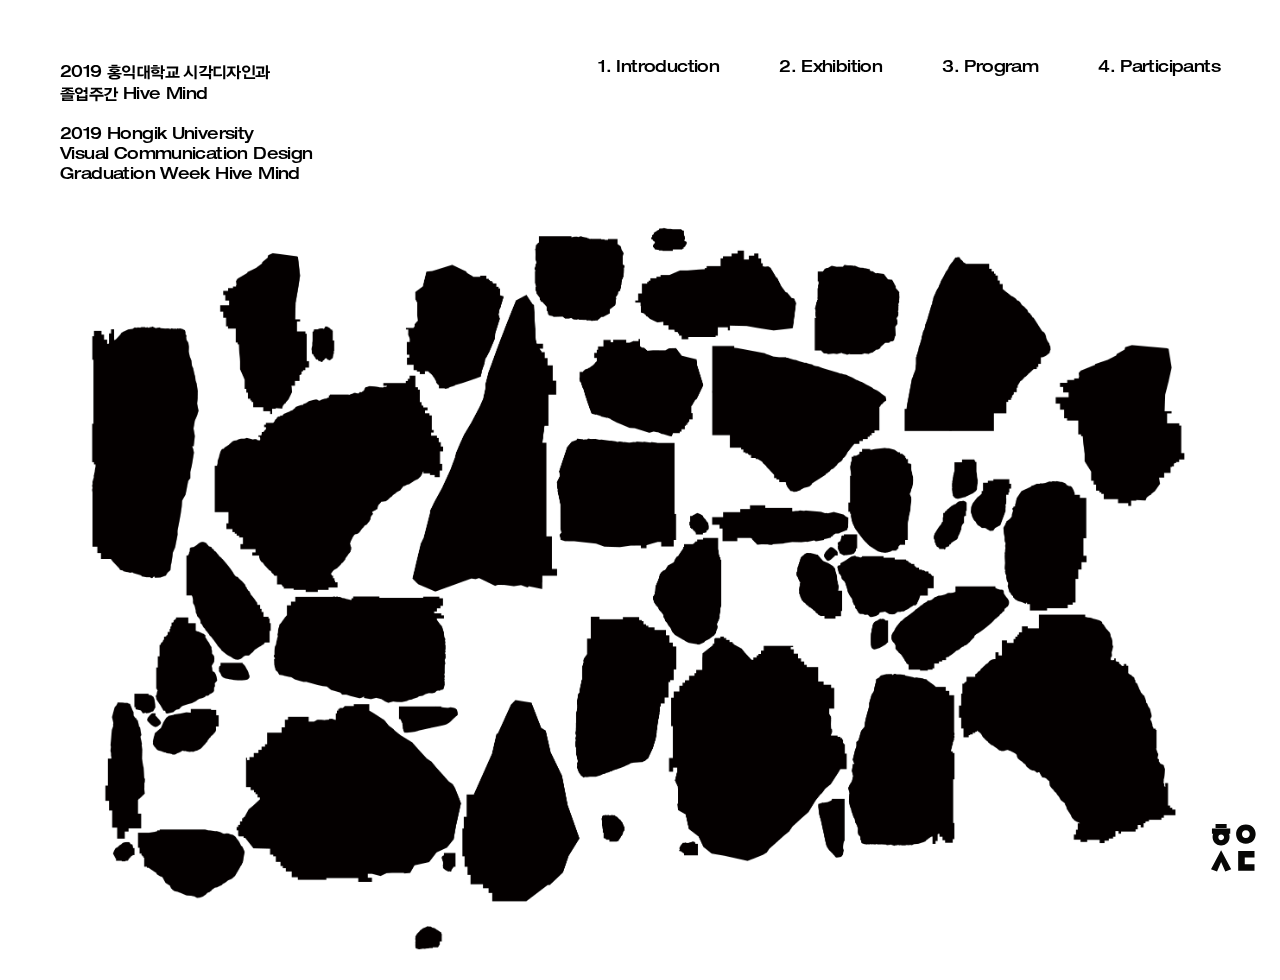
<file: index.html>
<!DOCTYPE html>
<html lang="ko">

<head>
    <meta charset="utf-8">

    <title>Hive Mind</title>

    <meta name="viewport" content="width=device-width, initial-scale=1">

    <link rel="stylesheet" href="css/layout.css" />
    <script src="js/jquery-3.4.1.min.js"></script>
    <script src="js/common.js"></script>
</head>

<body>
    <div class="wrap">
        <header class="show">
            <a href="index.html">
                <div class="main_title">
                    2019 <span>홍익대학교 시각디자인과<br />
                        졸업주간</span> Hive Mind<br />
                    <br />
                    2019 Hongik University<br />
                    Visual Communication Design<br />
                    Graduation Week Hive Mind
                </div>
            </a>
        </header>
        <nav>
            <div class="top_level">
                <div class="items"><a href="introduction.html">1. Introduction</a></div>
                <div class="items">
                    <a href="exhibition/1.html">2. Exhibition</a>
                    <div class="sub_level hide">
                        <div class="items"><a href="exhibition/1.html">1</a>/</div>
                        <div class="items"><a href="exhibition/2.html">2</a>/</div>
                        <div class="items"><a href="exhibition/3.html">3</a>/</div>
                        <div class="items"><a href="exhibition/4.html">4</a>/</div>
                        <div class="items"><a href="exhibition/5.html">5</a>/</div>
                        <div class="items"><a href="exhibition/6.html">6</a>/</div>
                        <div class="items"><a href="exhibition/7.html">7</a>/</div>
                        <div class="items"><a href="exhibition/8.html">8</a>/</div>
                        <div class="items"><a href="exhibition/9.html">9</a>/</div>
                        <div class="items"><a href="exhibition/10.html">10</a></div>
                    </div>
                </div>
                <div class="items"><a href="program.html">3. Program</a></div>
                <div class="items"><a href="participants.html">4. Participants</a></div>
            </div>
        </nav>
        <div class="main_img">
            <img srcset="images/background-image-m.png 767w, images/background-image-t.png 1023w, images/background-image.png 1024w"
                src="images/background-image.png" alt="" />
        </div>
        <footer>
            <div class="menu">
                <img src="images/back.svg" alt="" />
            </div>
            <div class="logo">
                <img src="images/logo.svg" alt="" />
            </div>
        </footer>
    </div>

    <div class="mobile_menu">
        <nav>
            <div class="top_level">
                <div class="items show"><a href="introduction.html">1. Introduction</a></div>
                <div class="items show">
                    <a href="exhibition/1.html">2. Exhibition</a>
                    <div class="sub_level hide">
                        <div class="items"><a href="exhibition/1.html">1</a>/</div>
                        <div class="items"><a href="exhibition/2.html">2</a>/</div>
                        <div class="items"><a href="exhibition/3.html">3</a>/</div>
                        <div class="items"><a href="exhibition/4.html">4</a>/</div>
                        <div class="items"><a href="exhibition/5.html">5</a>/</div>
                        <div class="items"><a href="exhibition/6.html">6</a>/</div>
                        <div class="items"><a href="exhibition/7.html">7</a>/</div>
                        <div class="items"><a href="exhibition/8.html">8</a>/</div>
                        <div class="items"><a href="exhibition/9.html">9</a>/</div>
                        <div class="items"><a href="exhibition/10.html">10</a></div>
                    </div>
                </div>
                <div class="items show"><a href="program.html">3. Program</a></div>
                <div class="items show"><a href="participants.html">4. Participants</a></div>
            </div>
        </nav>
        <footer>
            <div class="back">
                <img src="images/back.svg" alt="" />
            </div>
            <div class="logo">
                <img src="images/logo.svg" alt="" />
            </div>
        </footer>
    </div>
</body>

</html>
</file>
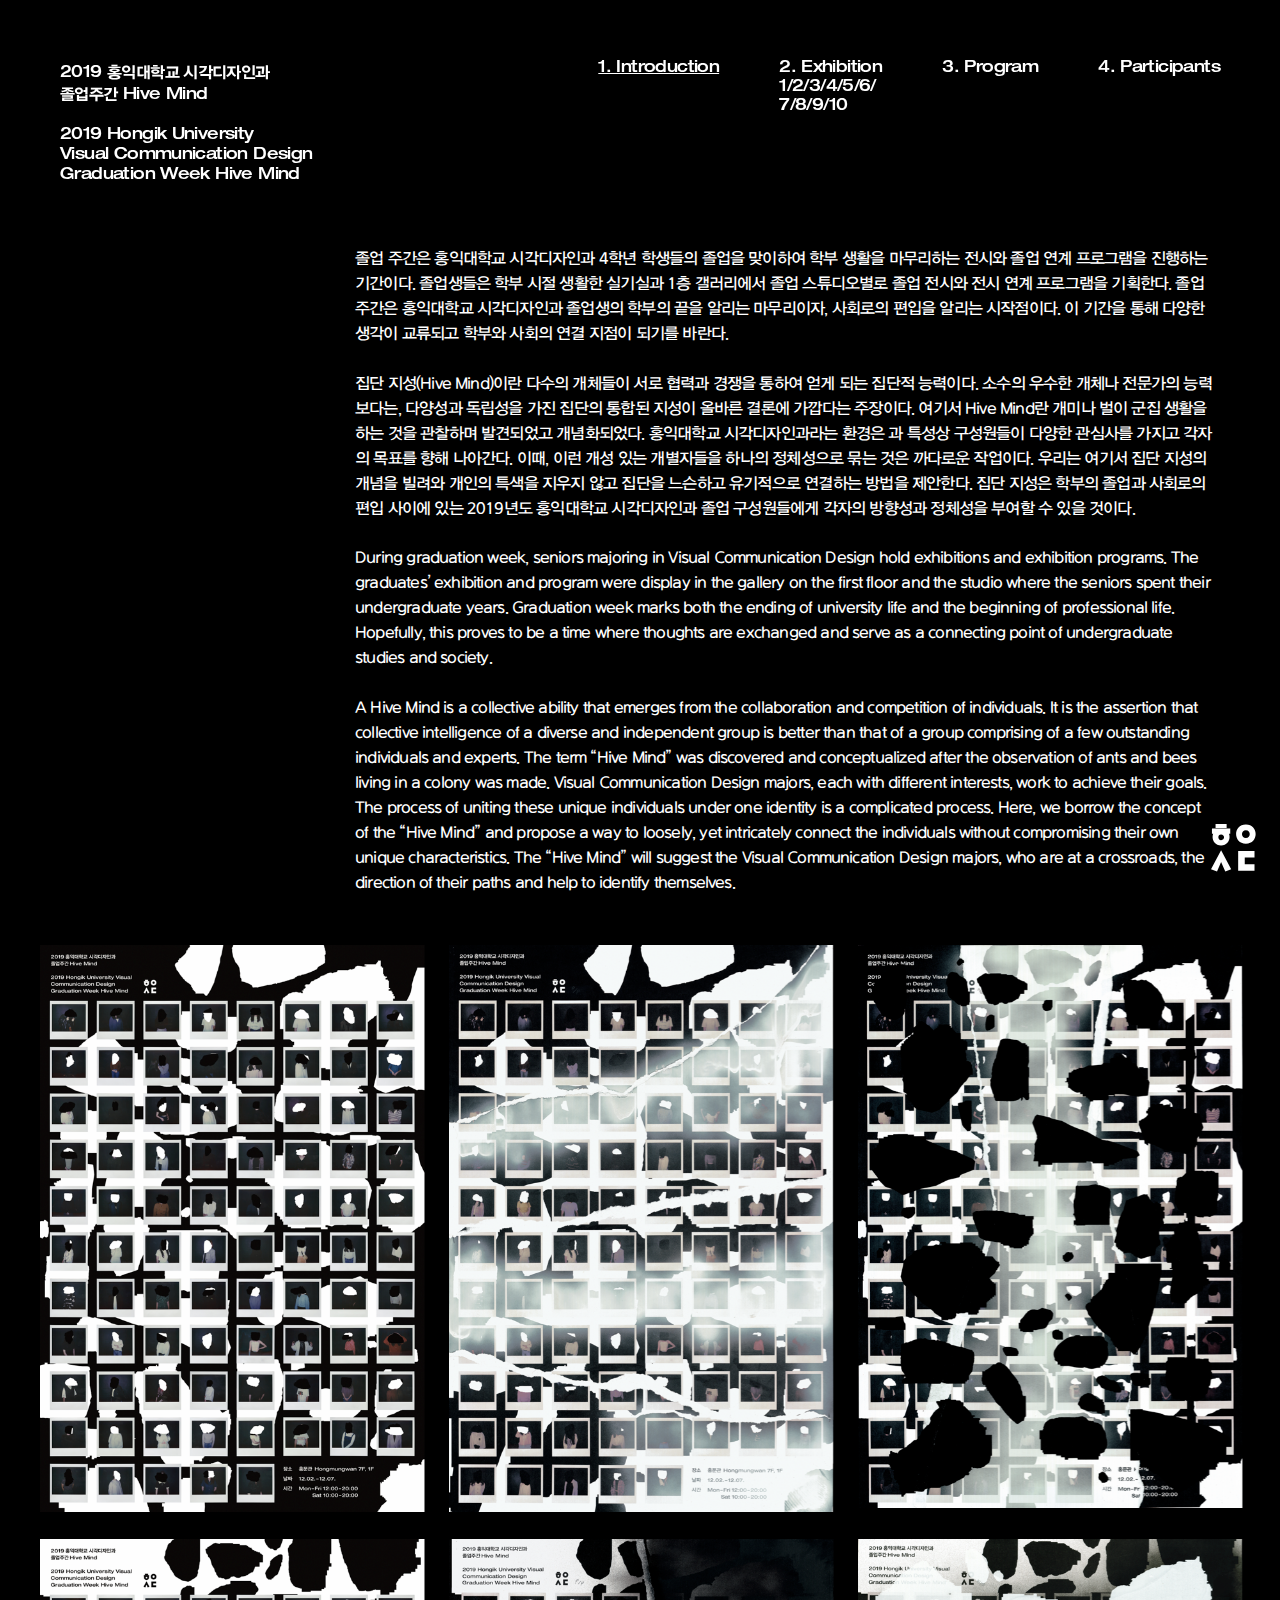
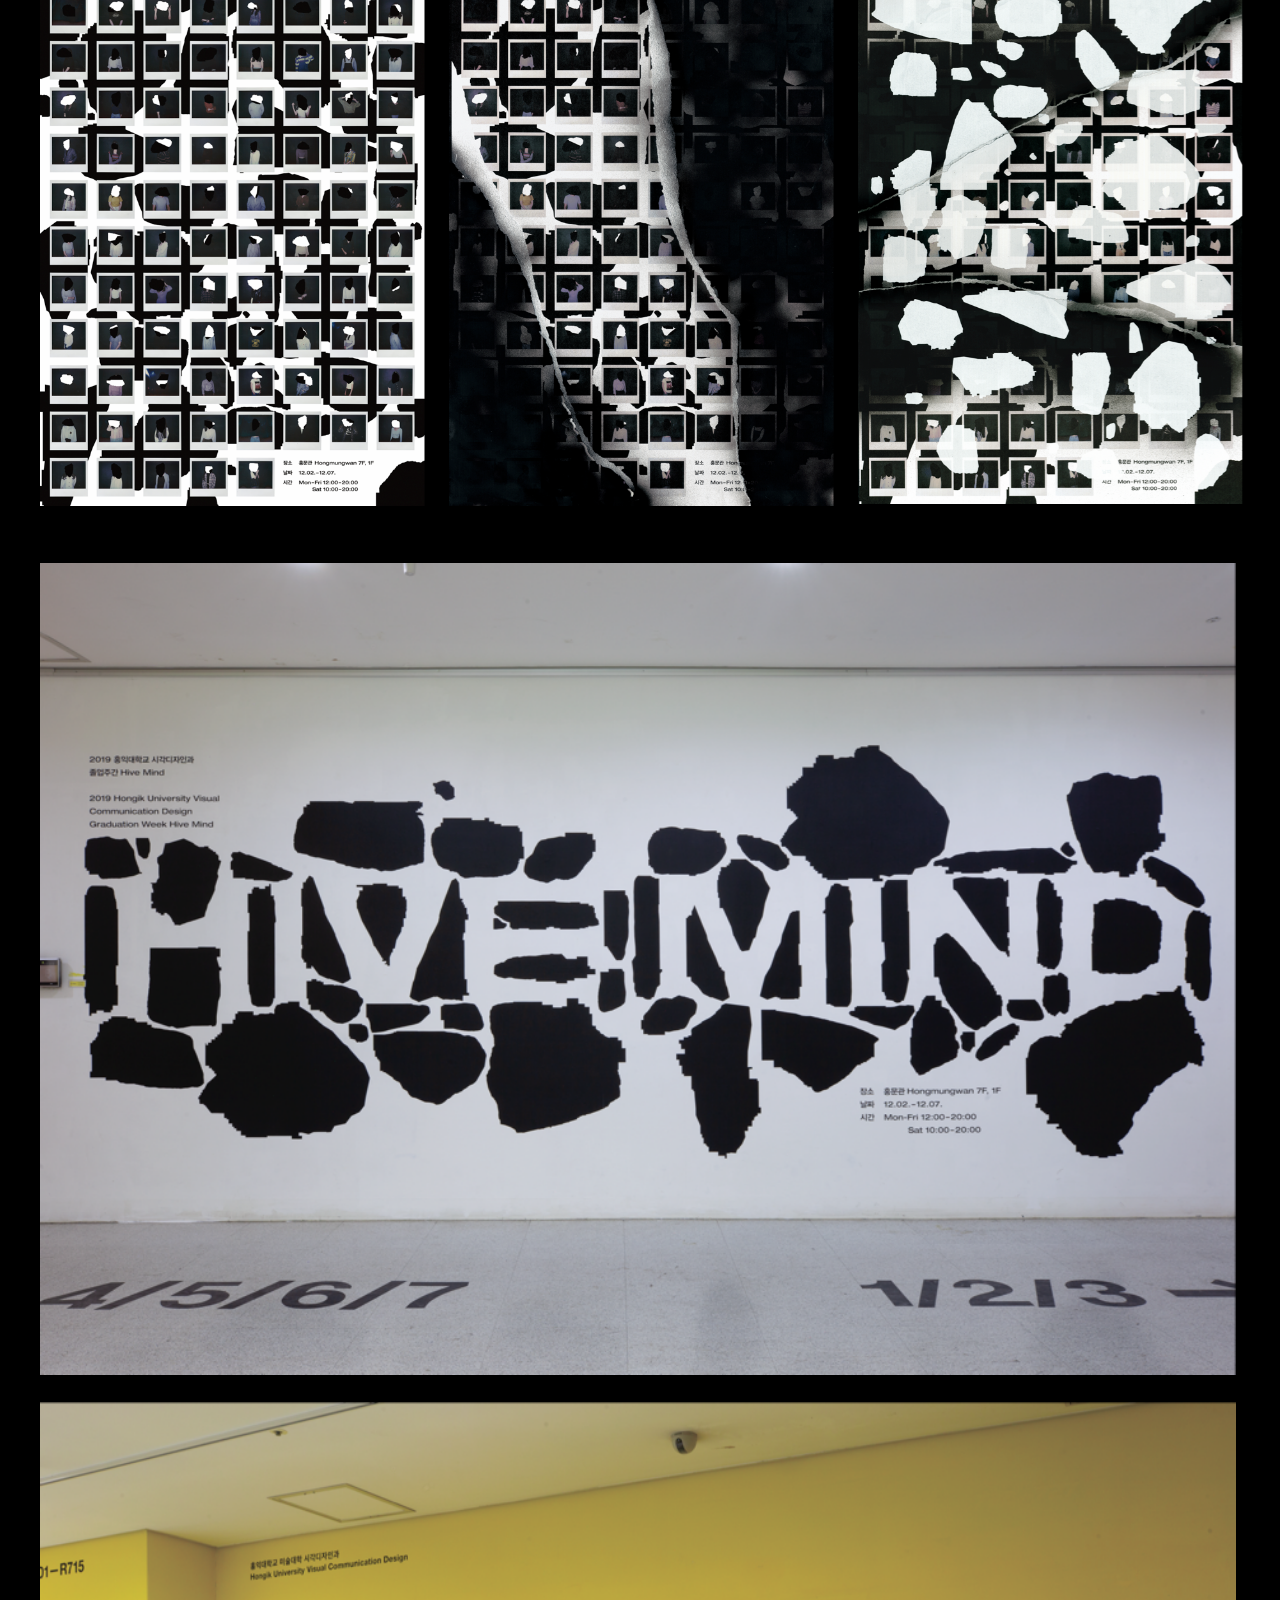
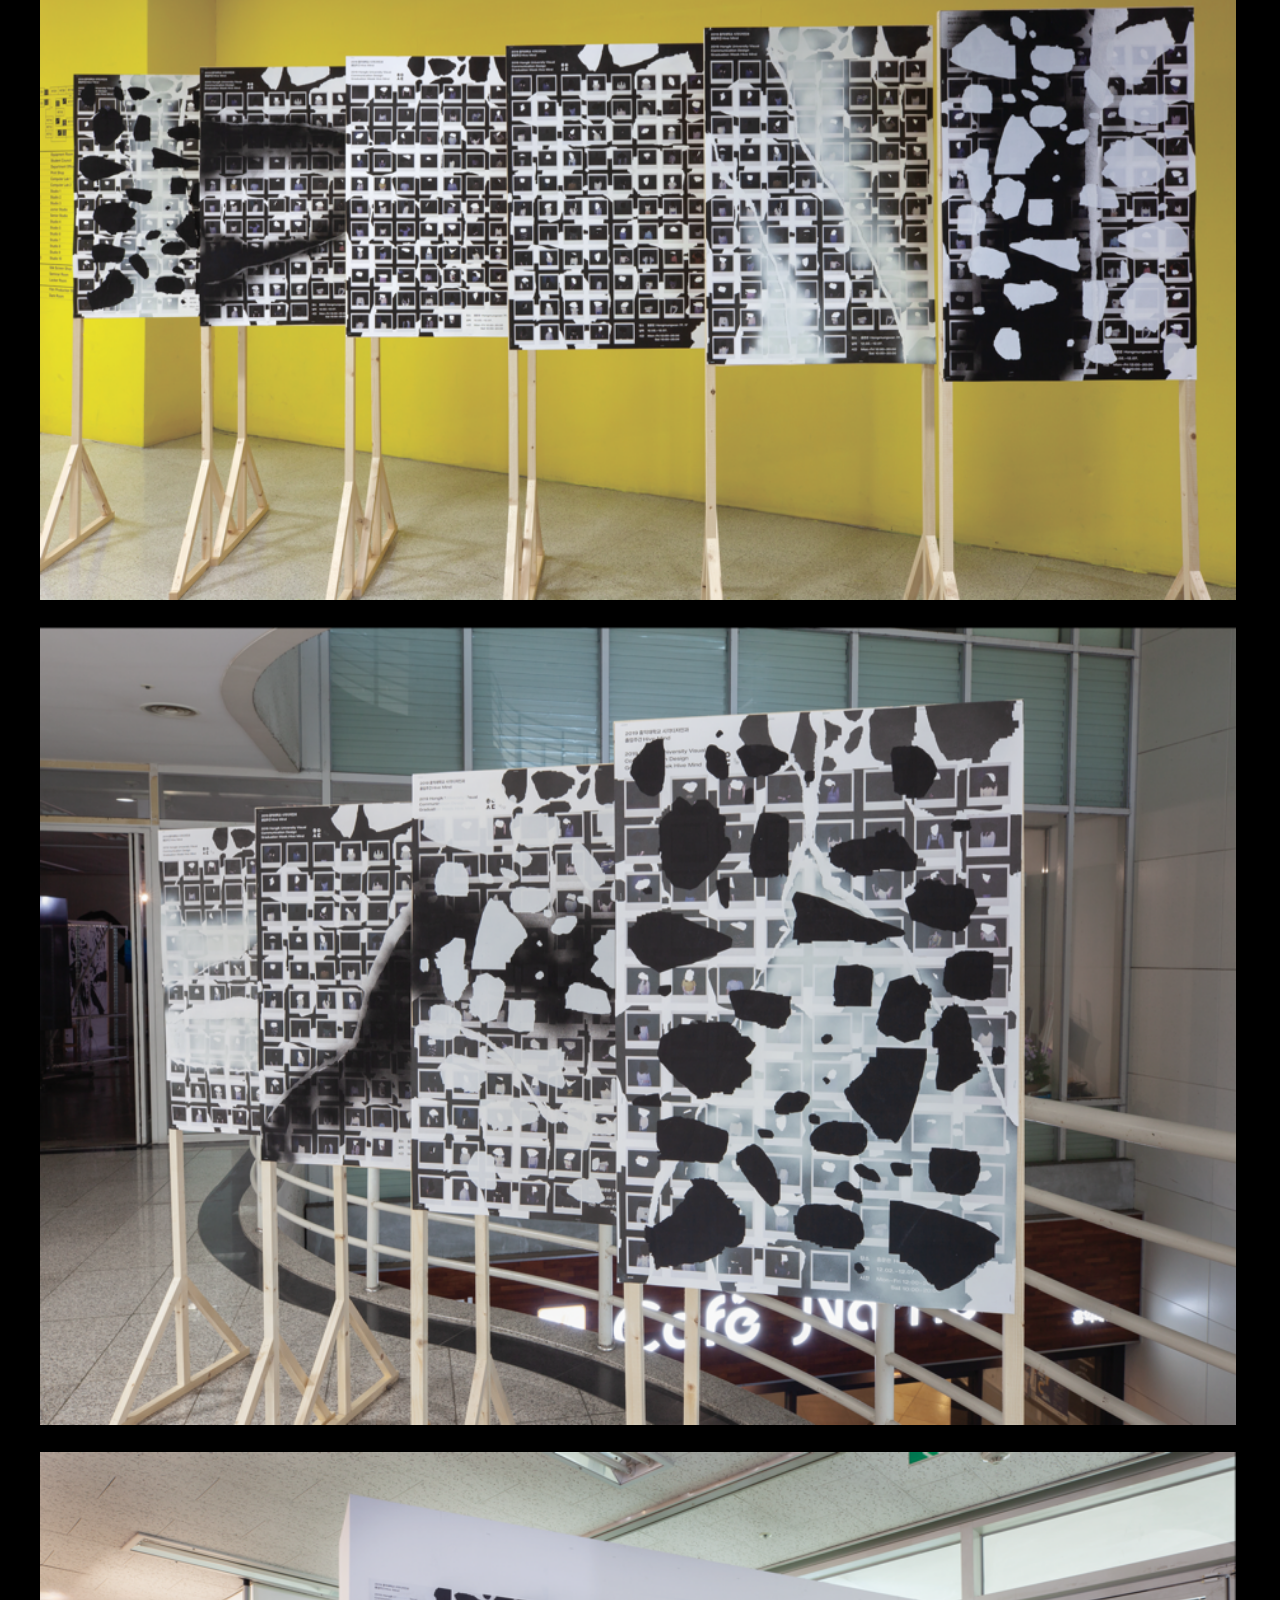
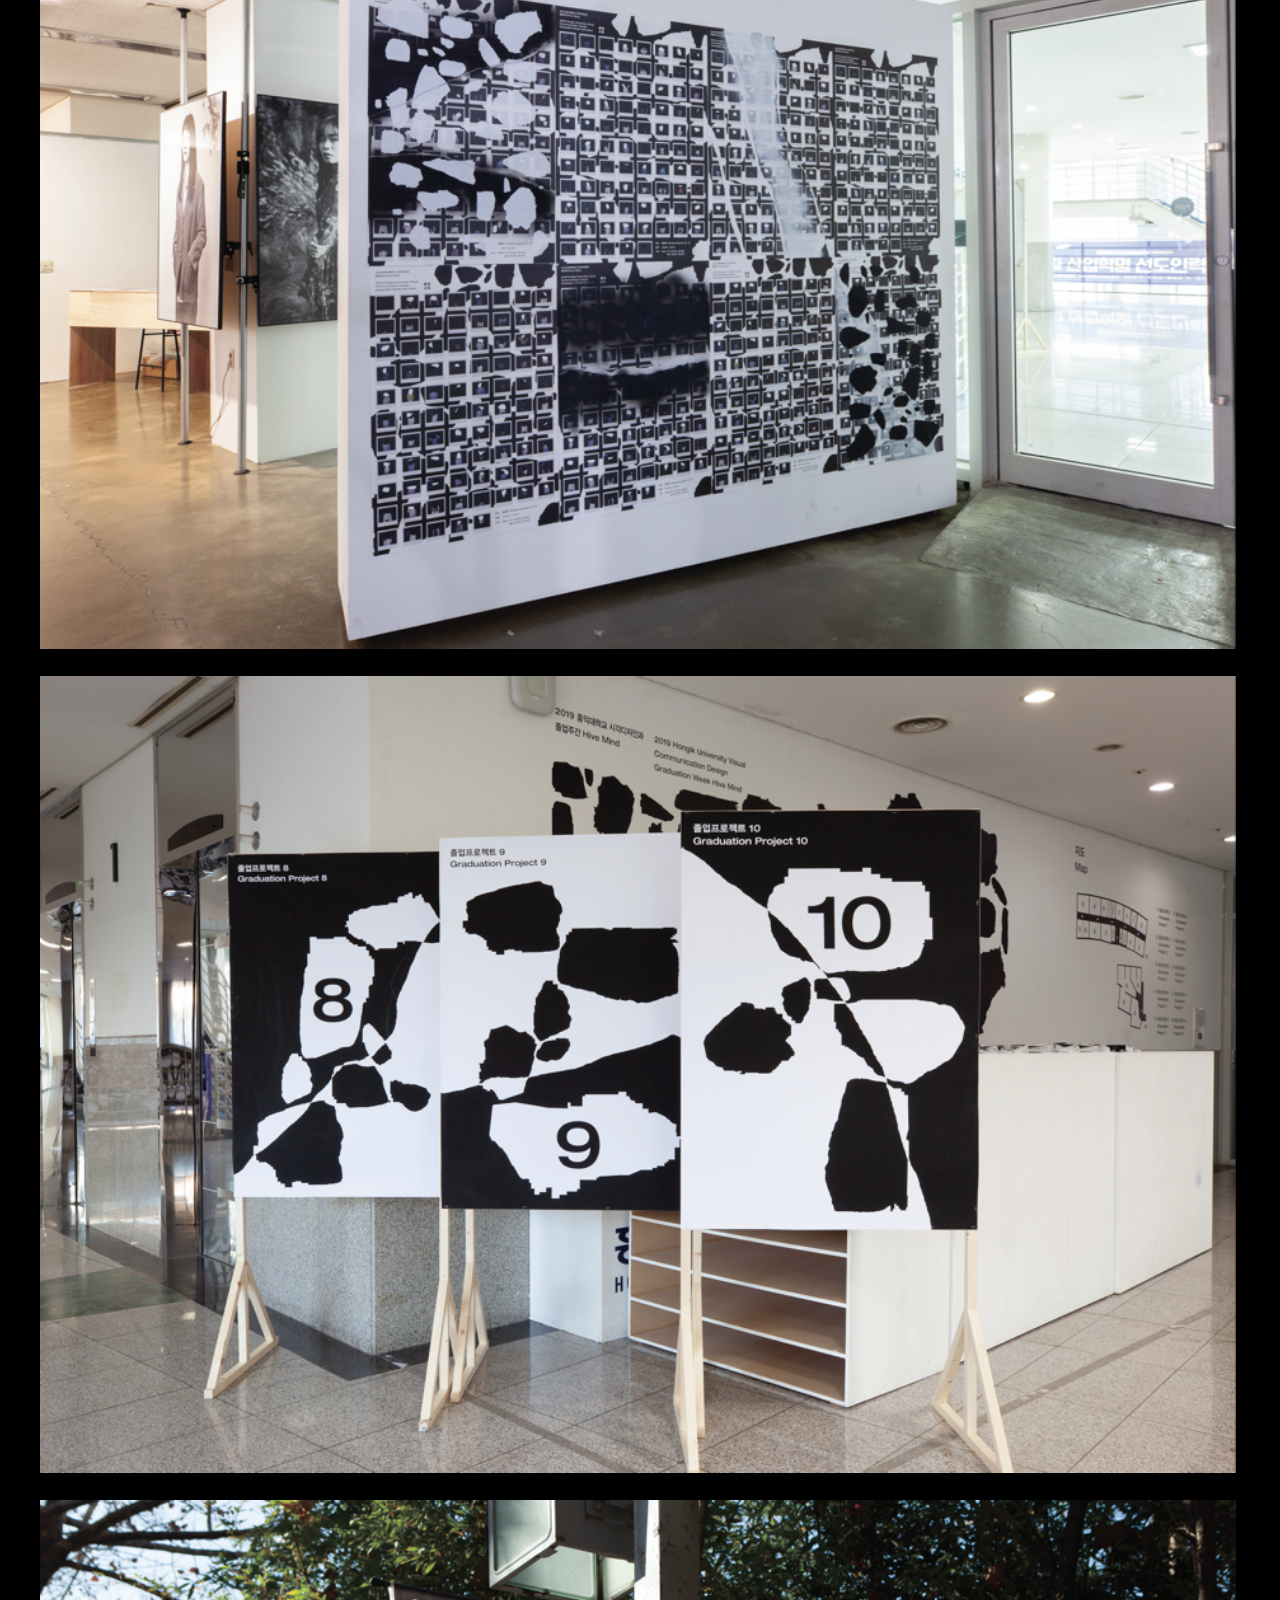
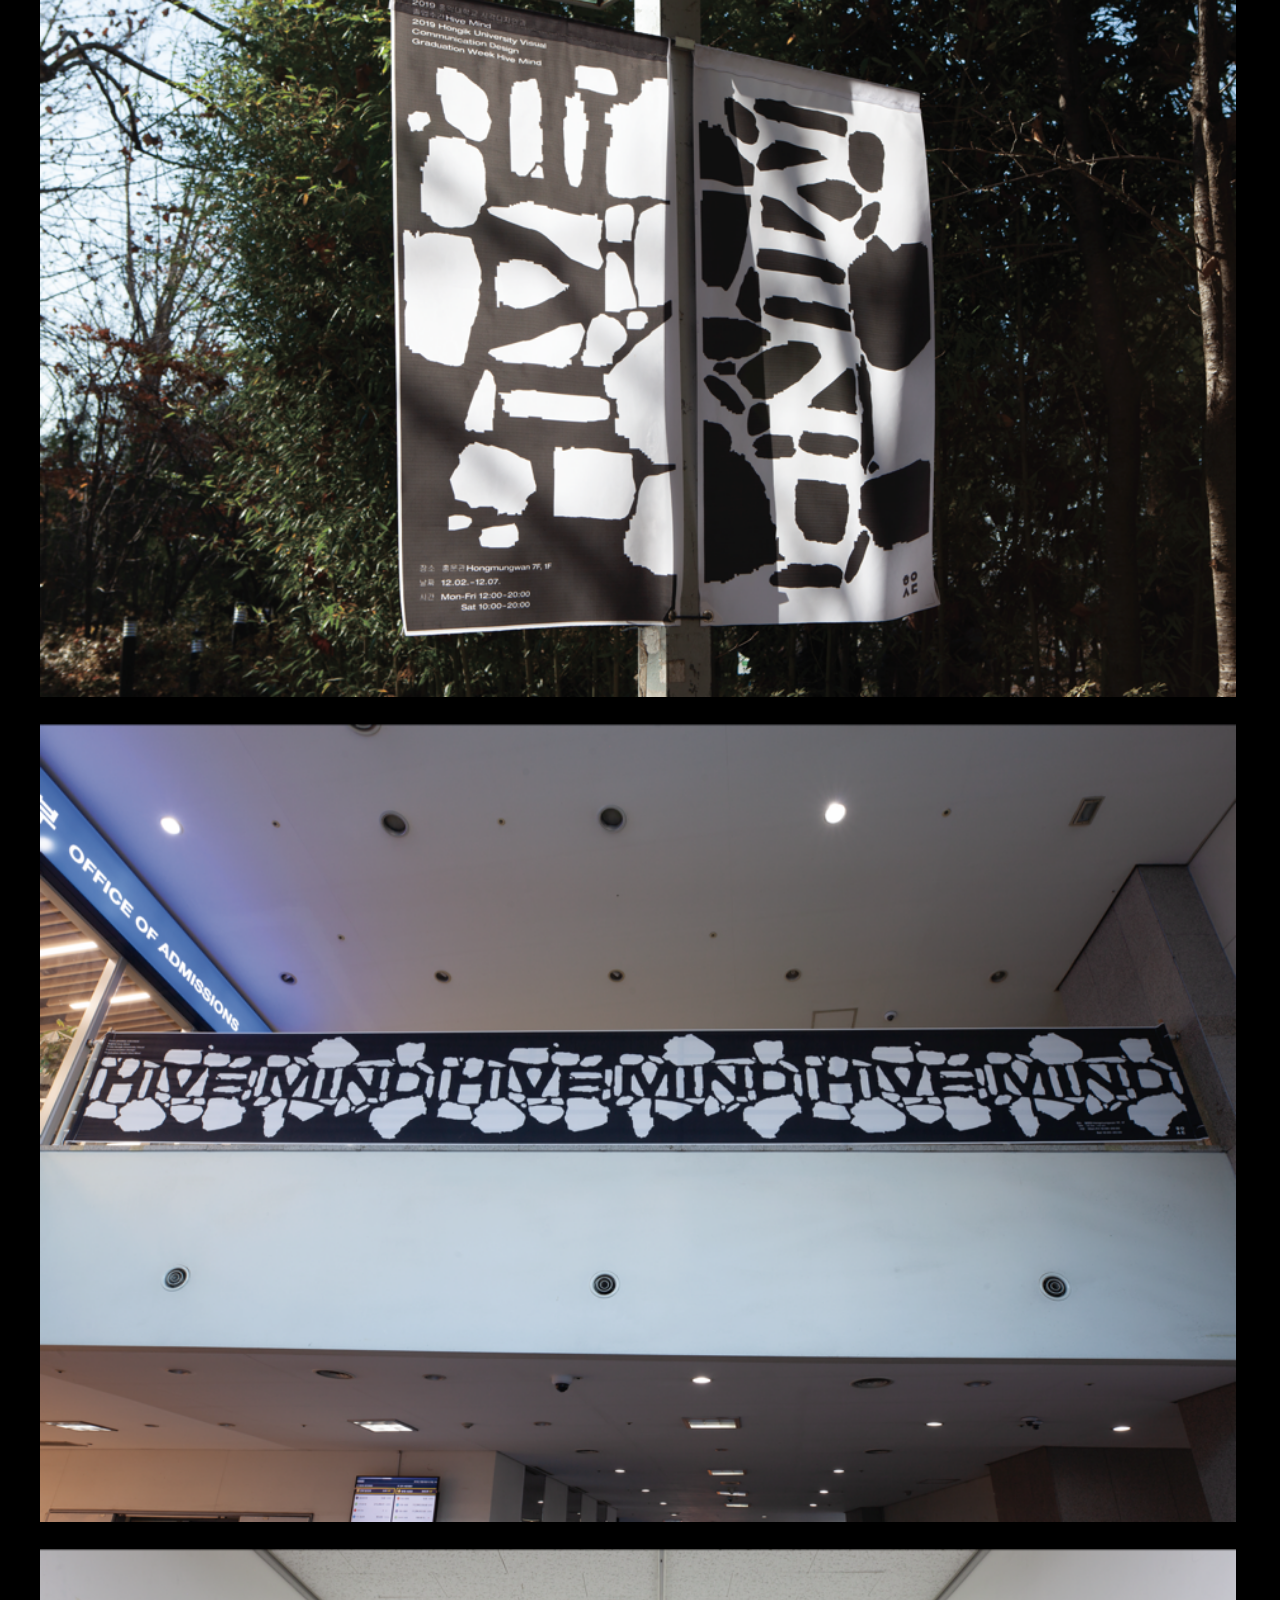
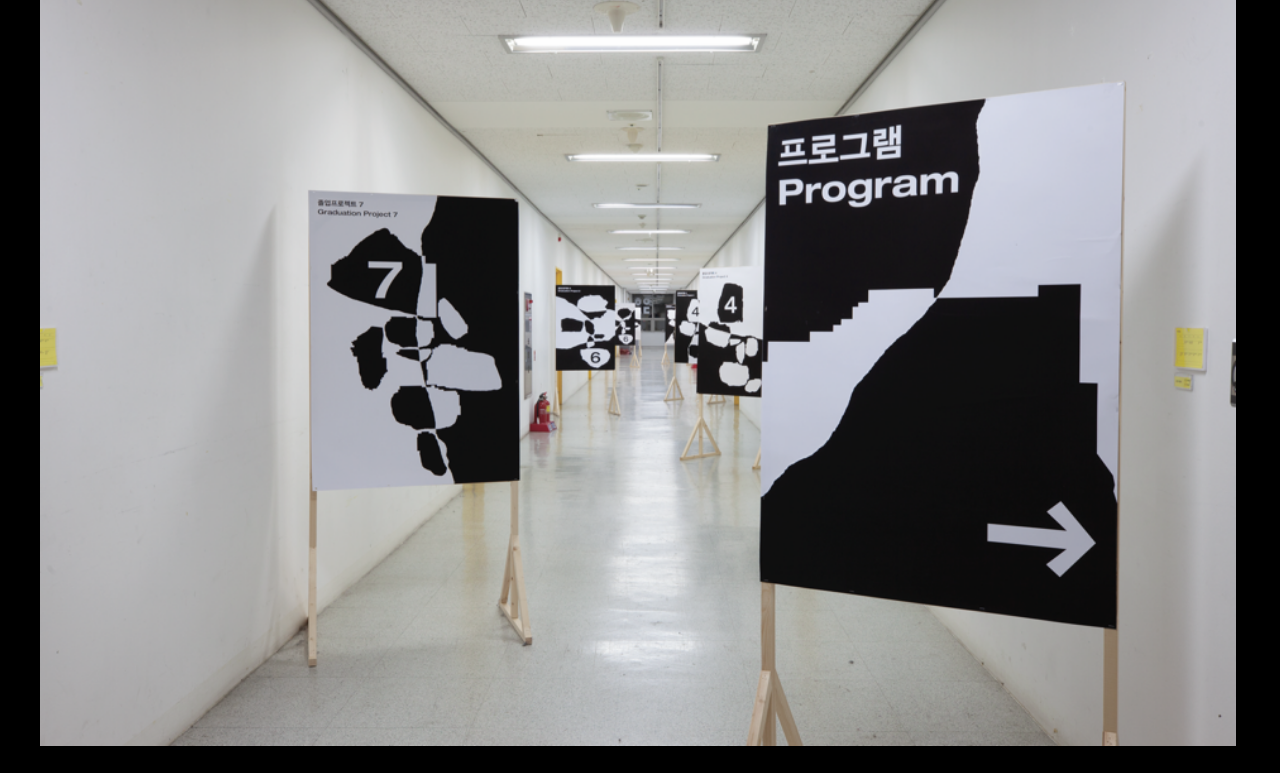
<file: introduction.html>
<!DOCTYPE html>
<html lang="ko">

<head>
    <meta charset="utf-8">

    <title>Hive Mind</title>

    <meta name="viewport" content="width=device-width, initial-scale=1">
    <link rel="shortcut icon" href="favicon.ico">

    <link rel="stylesheet" href="css/layout.css" />
    <script src="js/jquery-3.4.1.min.js"></script>
    <script src="js/common.js"></script>
</head>

<body class="black">
    <div class="wrap">
        <header>
            <a href="index.html">
                <div class="main_title white">
                    2019 <span>홍익대학교 시각디자인과<br />
                        졸업주간</span> Hive Mind<br />
                    <br />
                    2019 Hongik University<br />
                    Visual Communication Design<br />
                    Graduation Week Hive Mind
                </div>
            </a>
        </header>
        <nav class="white">
            <div class="top_level">
                <div class="items on"><a href="introduction.html">1. Introduction</a></div>
                <div class="items">
                    <a href="exhibition/1.html">2. Exhibition</a>
                    <div class="sub_level">
                        <div class="items"><a href="exhibition/1.html">1</a>/</div>
                        <div class="items"><a href="exhibition/2.html">2</a>/</div>
                        <div class="items"><a href="exhibition/3.html">3</a>/</div>
                        <div class="items"><a href="exhibition/4.html">4</a>/</div>
                        <div class="items"><a href="exhibition/5.html">5</a>/</div>
                        <div class="items"><a href="exhibition/6.html">6</a>/</div>
                        <div class="items"><a href="exhibition/7.html">7</a>/</div>
                        <div class="items"><a href="exhibition/8.html">8</a>/</div>
                        <div class="items"><a href="exhibition/9.html">9</a>/</div>
                        <div class="items"><a href="exhibition/10.html">10</a></div>
                    </div>
                </div>
                <div class="items"><a href="program.html">3. Program</a></div>
                <div class="items"><a href="participants.html">4. Participants</a></div>
            </div>
        </nav>
        <div class="introduction_article">
            졸업 주간은 홍익대학교 시각디자인과 4학년 학생들의 졸업을 맞이하여 학부 생활을
            마무리하는 전시와 졸업 연계 프로그램을 진행하는 기간이다. 졸업생들은 학부 시절 생활한
            실기실과 1층 갤러리에서 졸업 스튜디오별로 졸업 전시와 전시 연계 프로그램을 기획한다.
            졸업 주간은 홍익대학교 시각디자인과 졸업생의 학부의 끝을 알리는 마무리이자, 사회로의
            편입을 알리는 시작점이다. 이 기간을 통해 다양한 생각이 교류되고 학부와 사회의 연결 지점이 되기를 바란다.<br /><br />

            집단 지성(Hive Mind)이란 다수의 개체들이 서로 협력과 경쟁을 통하여 얻게 되는 집단적 능력이다. 소수의 우수한 개체나 전문가의 능력보다는, 다양성과 독립성을 가진 집단의 통합된 지성이
            올바른
            결론에 가깝다는 주장이다. 여기서 Hive Mind란 개미나 벌이 군집 생활을 하는 것을 관찰하며 발견되었고 개념화되었다. 홍익대학교 시각디자인과라는 환경은 과 특성상 구성원들이 다양한 관심사를
            가지고
            각자의 목표를 향해 나아간다. 이때, 이런 개성 있는 개별자들을 하나의 정체성으로 묶는 것은 까다로운 작업이다. 우리는 여기서 집단 지성의 개념을 빌려와 개인의 특색을 지우지 않고 집단을
            느슨하고
            유기적으로 연결하는 방법을 제안한다. 집단 지성은 학부의 졸업과 사회로의 편입 사이에 있는 2019년도 홍익대학교 시각디자인과 졸업 구성원들에게 각자의 방향성과 정체성을 부여할 수 있을
            것이다.<br /><br />

            During graduation week, seniors majoring in Visual Communication Design hold exhibitions and exhibition
            programs. The graduates’ exhibition and program were display in the gallery on the first floor and the
            studio
            where the seniors spent their undergraduate years. Graduation week marks both the ending of university life
            and
            the beginning of professional life. Hopefully, this proves to be a time where thoughts are exchanged and
            serve
            as a connecting point of undergraduate studies and society.<br /><br />

            A Hive Mind is a collective ability that emerges from the collaboration and competition of individuals. It
            is
            the assertion that collective intelligence of a diverse and independent group is better than that of a group
            comprising of a few outstanding individuals and experts. The term “Hive Mind” was discovered and
            conceptualized
            after the observation of ants and bees living in a colony was made. Visual Communication Design majors, each
            with different interests, work to achieve their goals. The process of uniting these unique individuals under
            one
            identity is a complicated process. Here, we borrow the concept
            of the “Hive Mind” and propose a way to loosely, yet intricately connect the individuals without
            compromising
            their own unique characteristics. The “Hive Mind” will suggest the Visual Communication Design majors, who
            are
            at a crossroads, the direction of their paths and help to identify themselves.
        </div>
        <div class="introduction_imgs_vertical">
            <div class="items"><img
                    srcset="images/introduction/02-poster@2x.png 767w, images/introduction/02-poster.png 1023w, images/introduction/02-poster@2x.png 1024w"
                    src="images/introduction/02-poster.png" alt="" /></div>
            <div class="items"><img
                    srcset="images/introduction/03@2x.png 767w, images/introduction/03.png 1023w, images/introduction/03@2x.png 1024w"
                    src="images/introduction/03.png" alt="" /></div>
            <div class="items"><img
                    srcset="images/introduction/13@2x.png 767w, images/introduction/13.png 1023w, images/introduction/13@2x.png 1024w"
                    src="images/introduction/13.png" alt="" /></div>
            <div class="items"><img
                    srcset="images/introduction/02-poster-2@2x.png 767w, images/introduction/02-poster-2.png 1023w, images/introduction/02-poster-2@2x.png 1024w"
                    src="images/introduction/02-poster-2.png" alt="" /></div>
            <div class="items"><img
                    srcset="images/introduction/01-1@2x.png 767w, images/introduction/01-1.png 1023w, images/introduction/01-1@2x.png 1024w"
                    src="images/introduction/01-1.png" alt="" /></div>
            <div class="items"><img
                    srcset="images/introduction/11@2x.png 767w, images/introduction/11.png 1023w, images/introduction/11@2x.png 1024w"
                    src="images/introduction/11.png" alt="" /></div>
        </div>
        <div class="introduction_imgs_horizontal">
            <div class="items"><img src="images/introduction/invalid-name.png" alt="" /></div>
            <div class="items"><img src="images/introduction/invalid-name-02.png" alt="" /></div>
            <div class="items"><img src="images/introduction/2.png" alt="" /></div>
            <div class="items"><img src="images/introduction/2-02.png" alt="" /></div>
            <div class="items"><img src="images/introduction/invalid-name-03.png" alt="" /></div>
            <div class="items"><img src="images/introduction/img-1412.png" alt="" /></div>
            <div class="items"><img src="images/introduction/invalid-name-04.png" alt="" /></div>
            <div class="items"><img src="images/introduction/invalid-name-05.png" alt="" /></div>
        </div>
        <footer>
            <div class="menu">
                <img src="images/back_white.svg" alt="" />
            </div>
            <div class="logo">
                <a href="index.html"><img src="images/logo_white.svg" alt="" /></a>
            </div>
        </footer>
    </div>

    <div class="mobile_menu">
        <nav class="white">
            <div class="top_level">
                <div class="items show on"><a href="introduction.html">1. Introduction</a></div>
                <div class="items show">
                    <a href="exhibition/1.html">2. Exhibition</a>
                    <div class="sub_level hide">
                        <div class="items"><a href="exhibition/1.html">1</a>/</div>
                        <div class="items"><a href="exhibition/2.html">2</a>/</div>
                        <div class="items"><a href="exhibition/3.html">3</a>/</div>
                        <div class="items"><a href="exhibition/4.html">4</a>/</div>
                        <div class="items"><a href="exhibition/5.html">5</a>/</div>
                        <div class="items"><a href="exhibition/6.html">6</a>/</div>
                        <div class="items"><a href="exhibition/7.html">7</a>/</div>
                        <div class="items"><a href="exhibition/8.html">8</a>/</div>
                        <div class="items"><a href="exhibition/9.html">9</a>/</div>
                        <div class="items"><a href="exhibition/10.html">10</a></div>
                    </div>
                </div>
                <div class="items show"><a href="program.html">3. Program</a></div>
                <div class="items show"><a href="participants.html">4. Participants</a></div>
            </div>
        </nav>
        <footer>
            <div class="back">
                <img src="images/back_white.svg" alt="" />
            </div>
            <div class="logo">
                <a href="index.html"><img src="images/logo_white.svg" alt="" /></a>
            </div>
        </footer>
    </div>
</body>

</html>
</file>
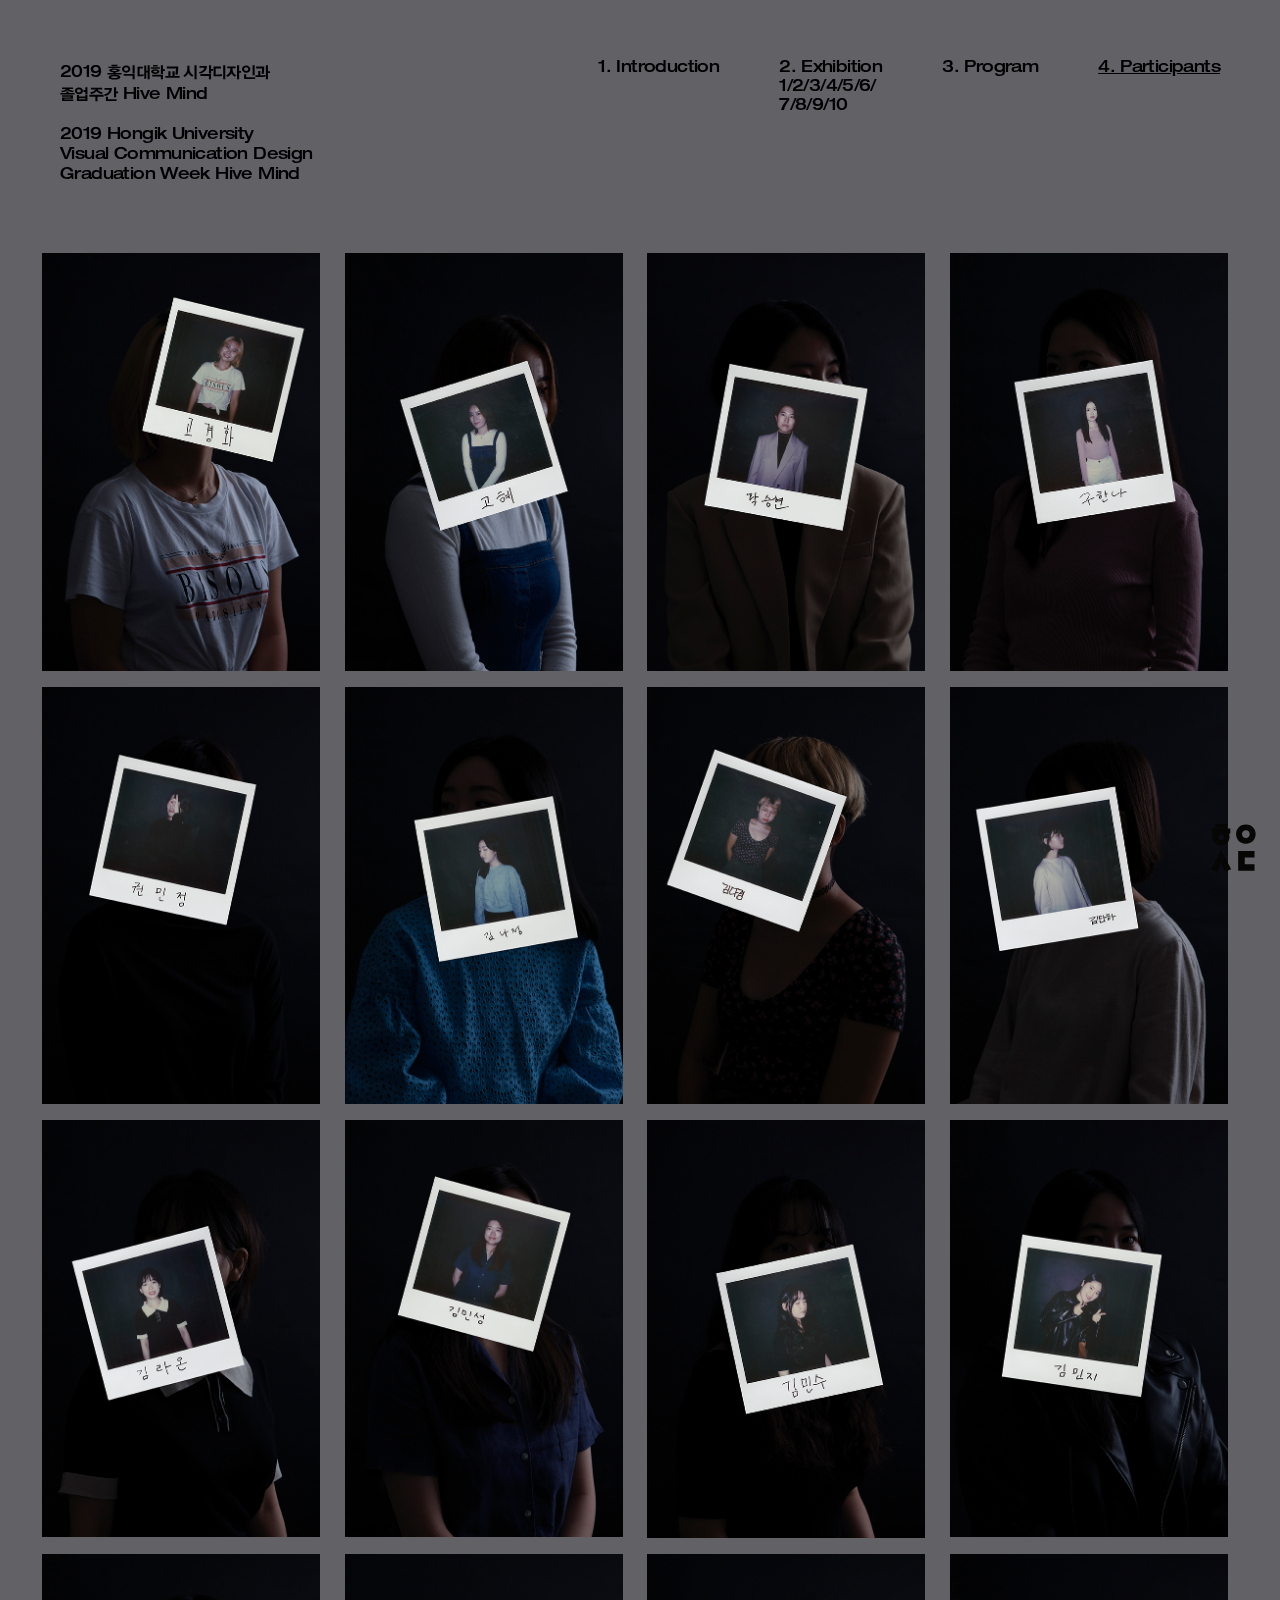
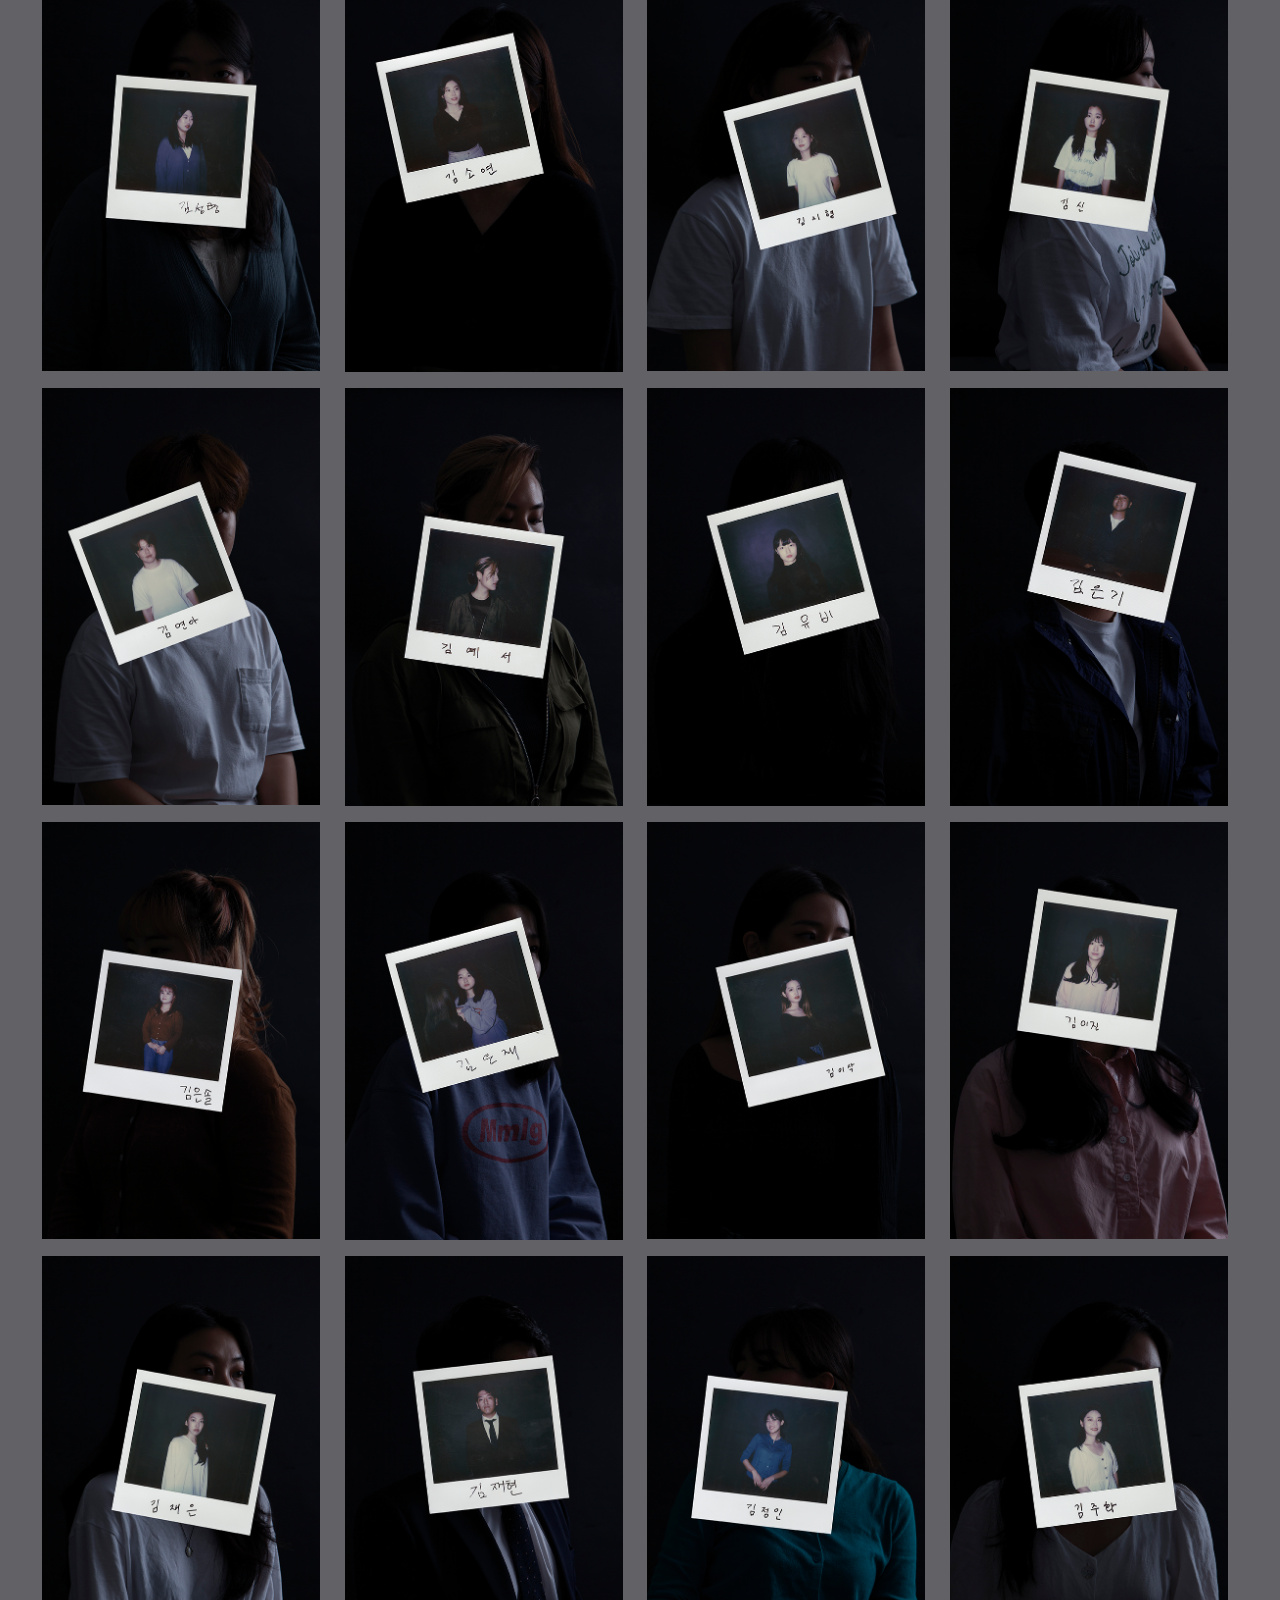
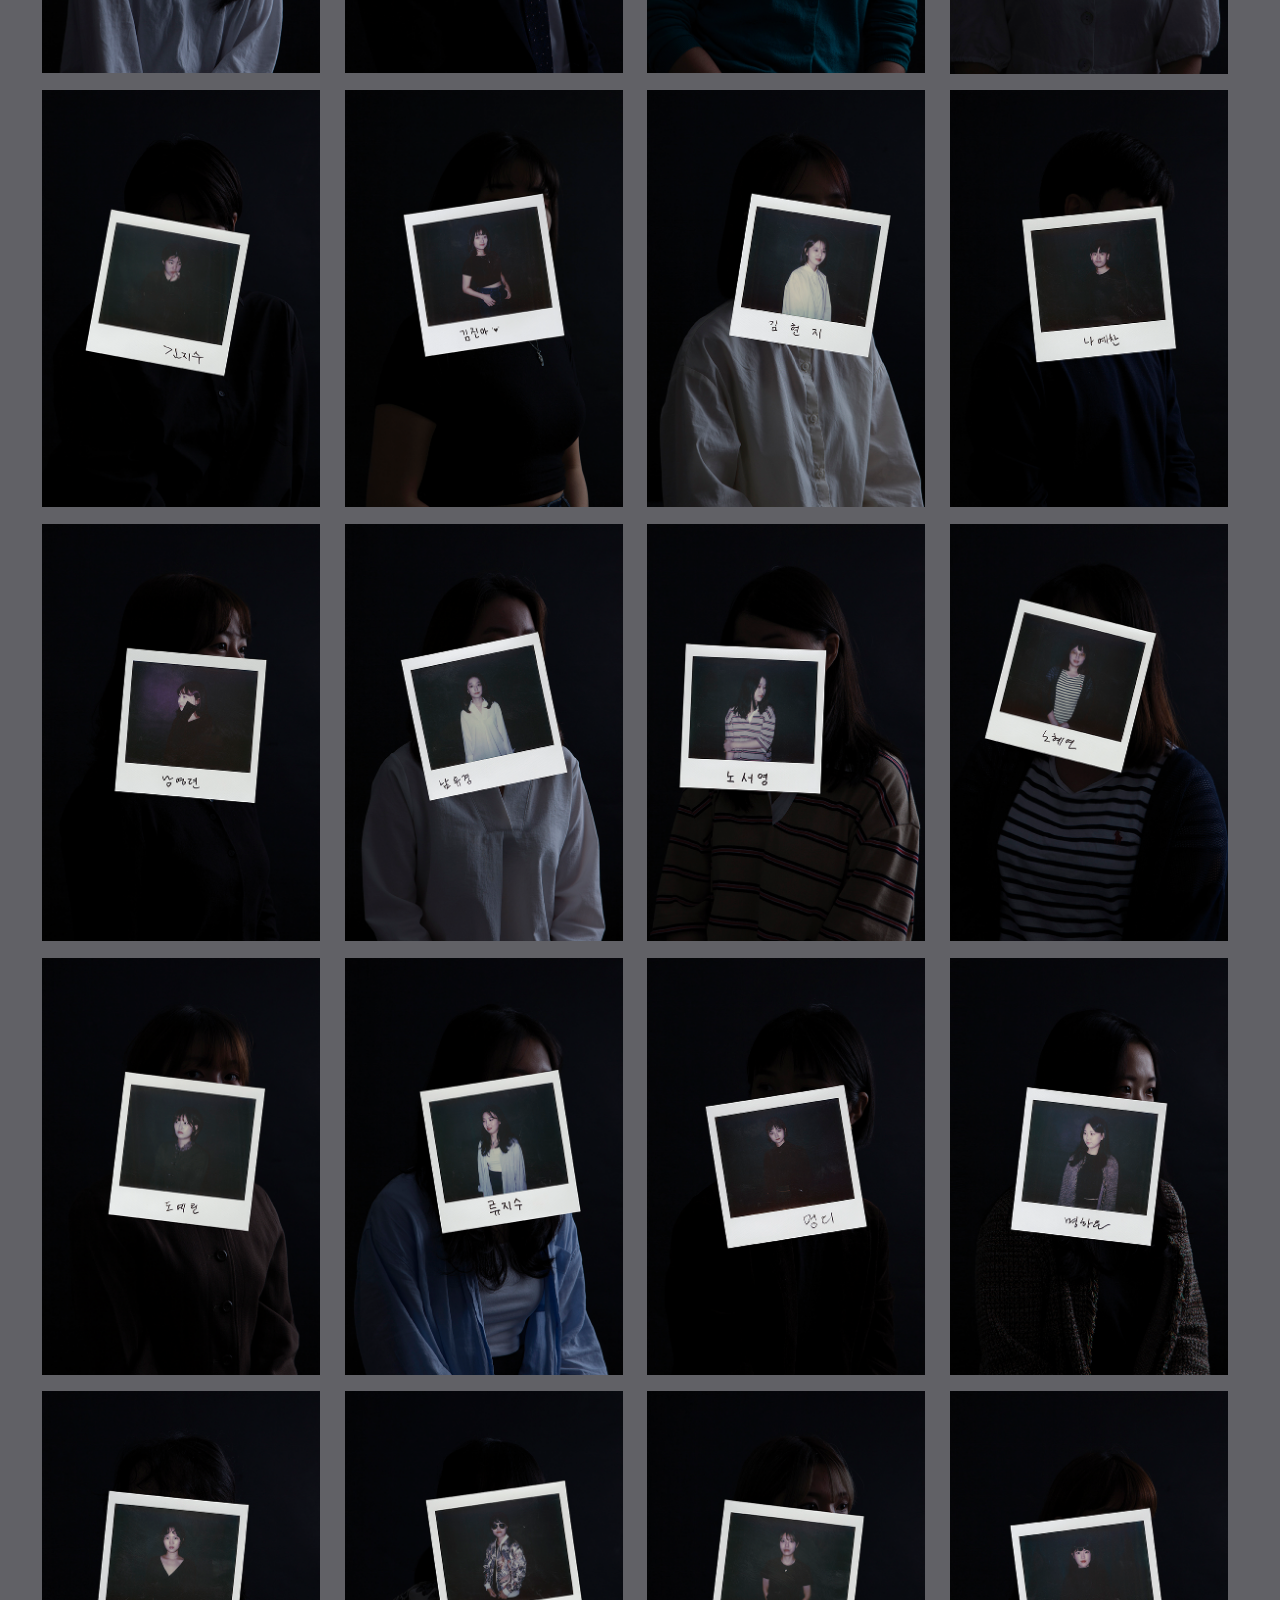
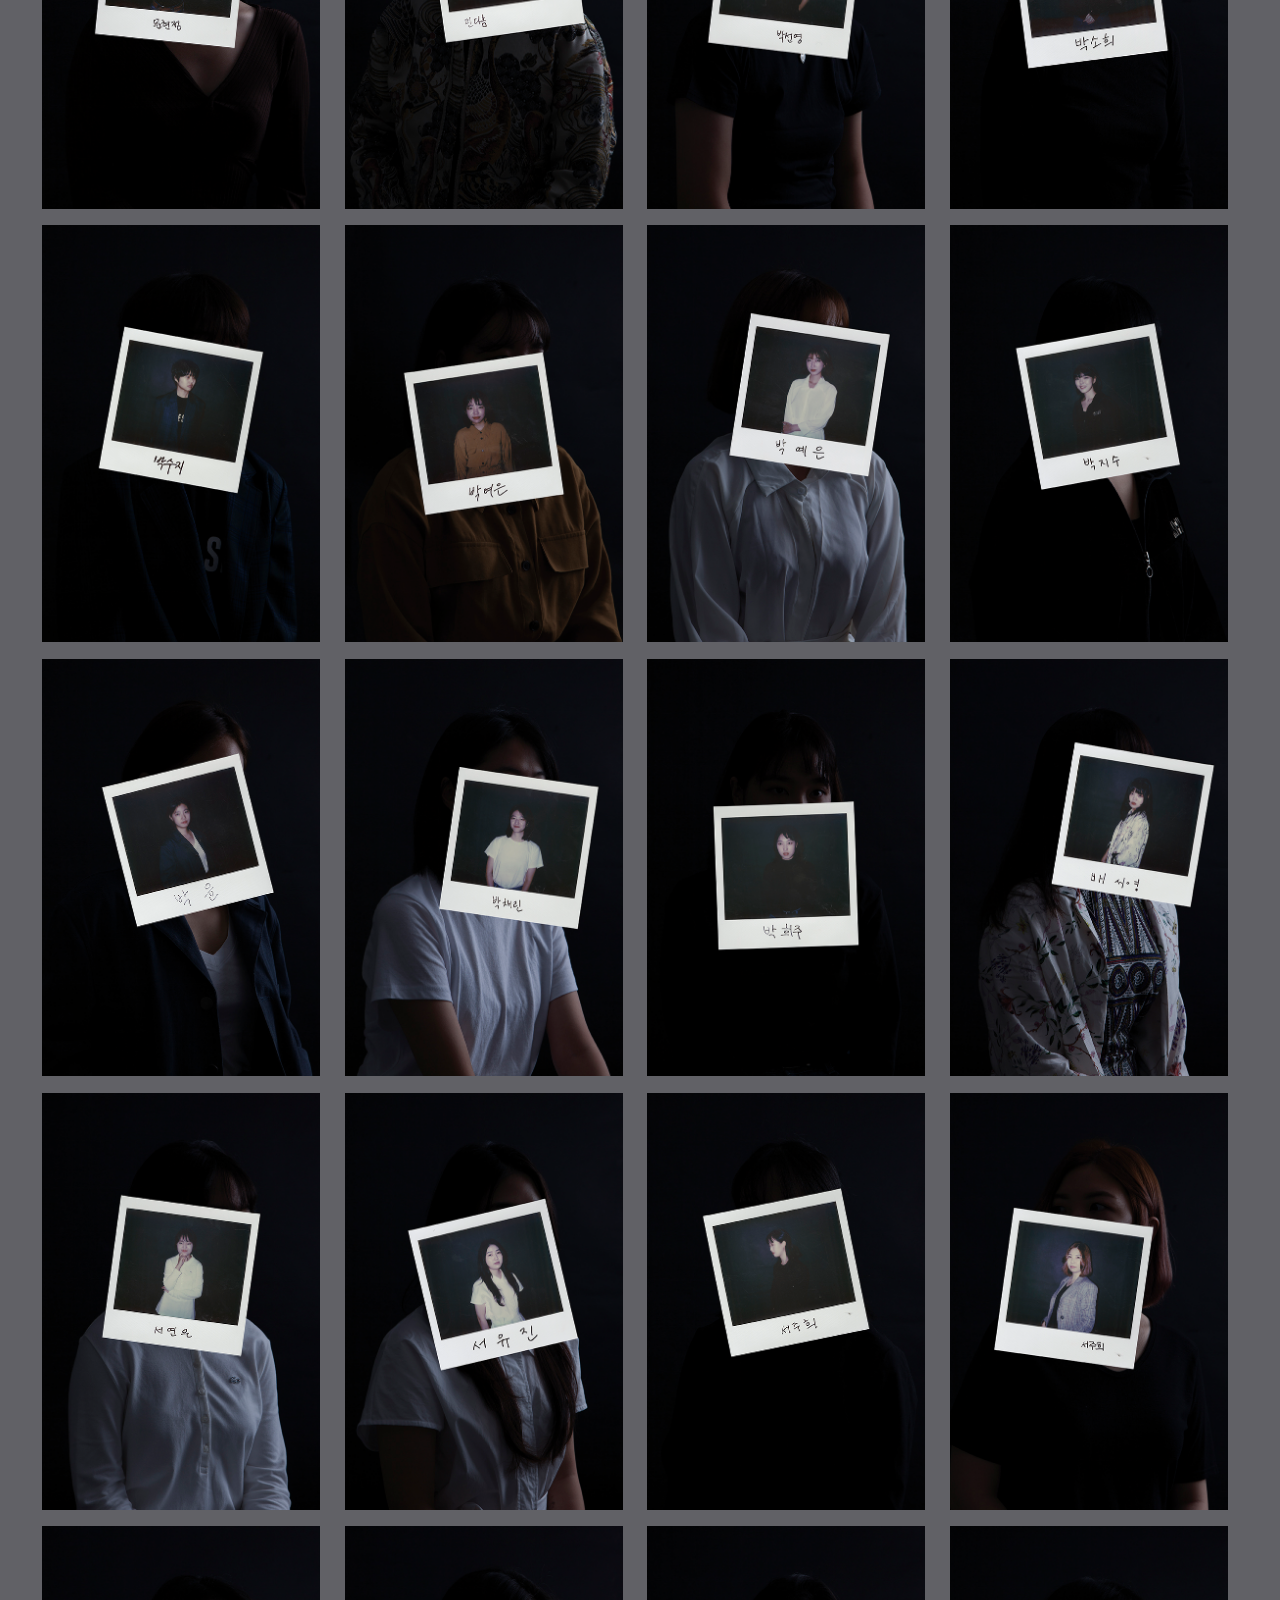
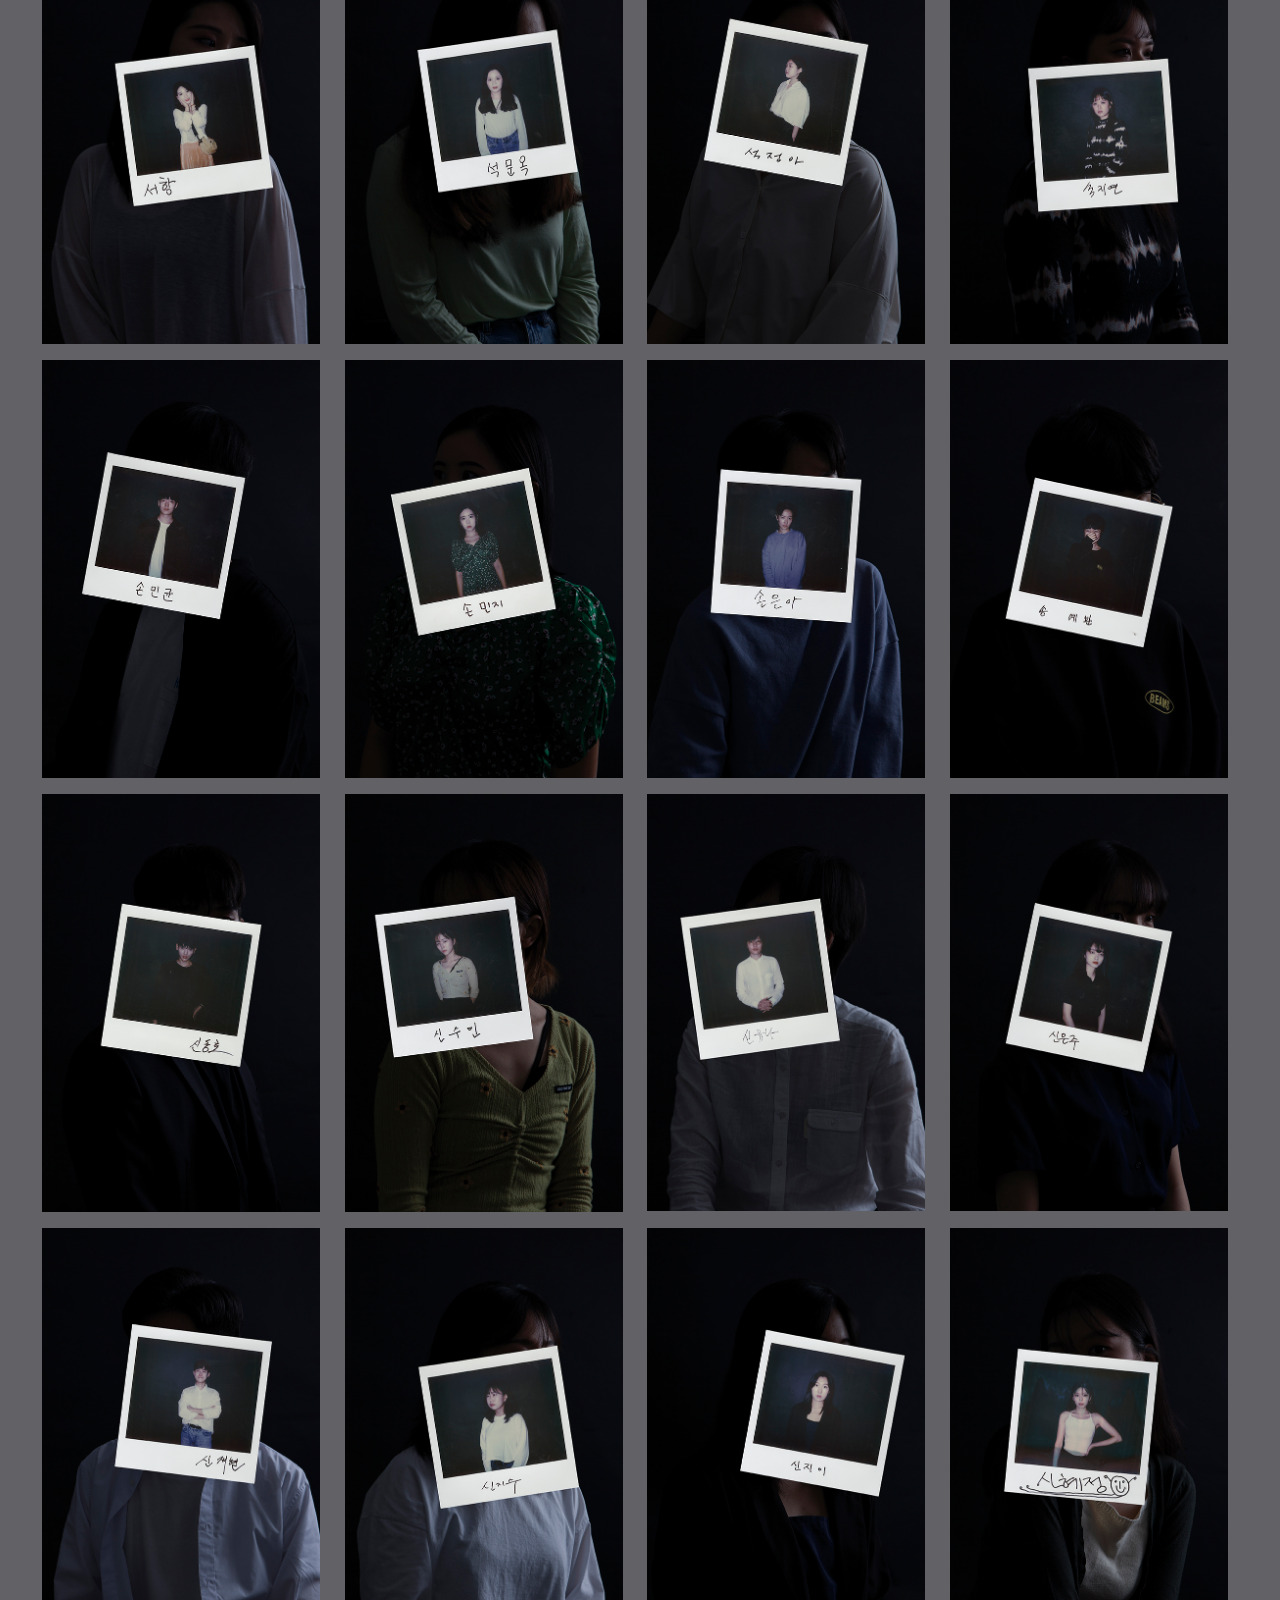
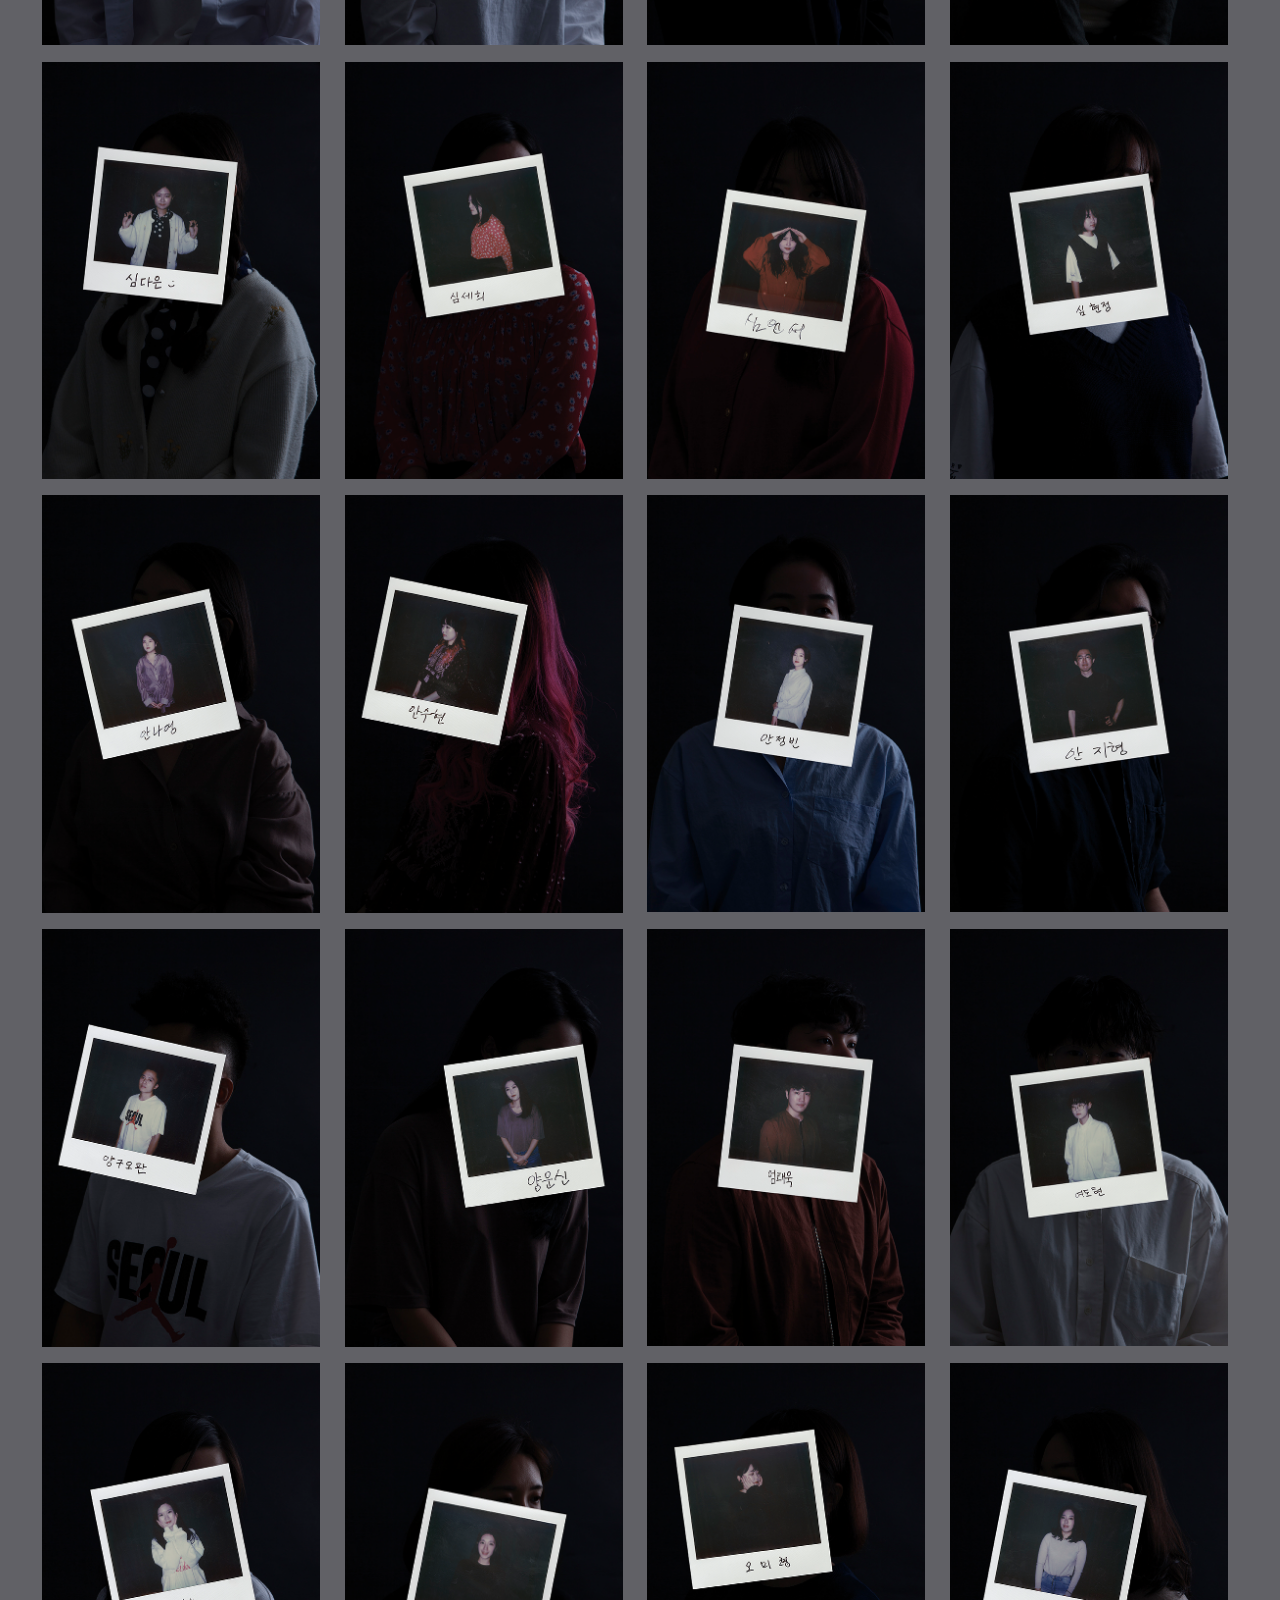
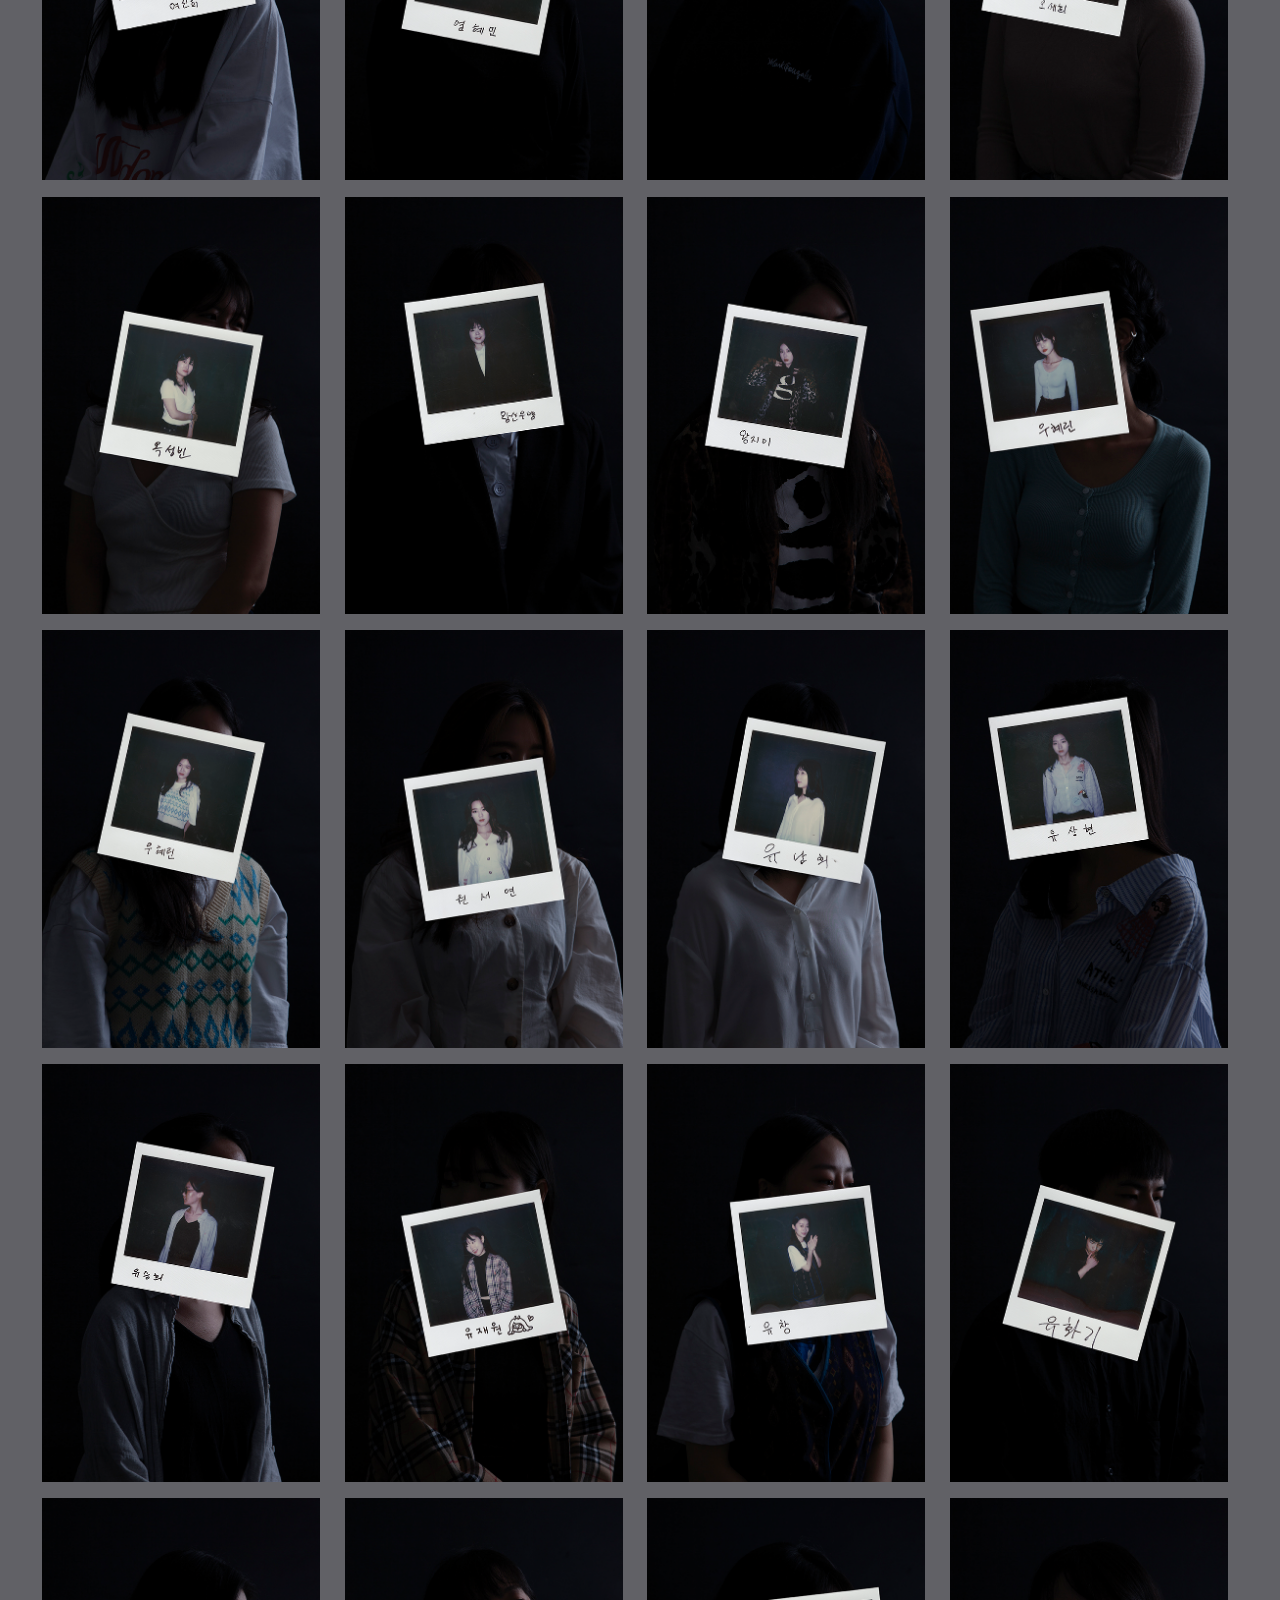
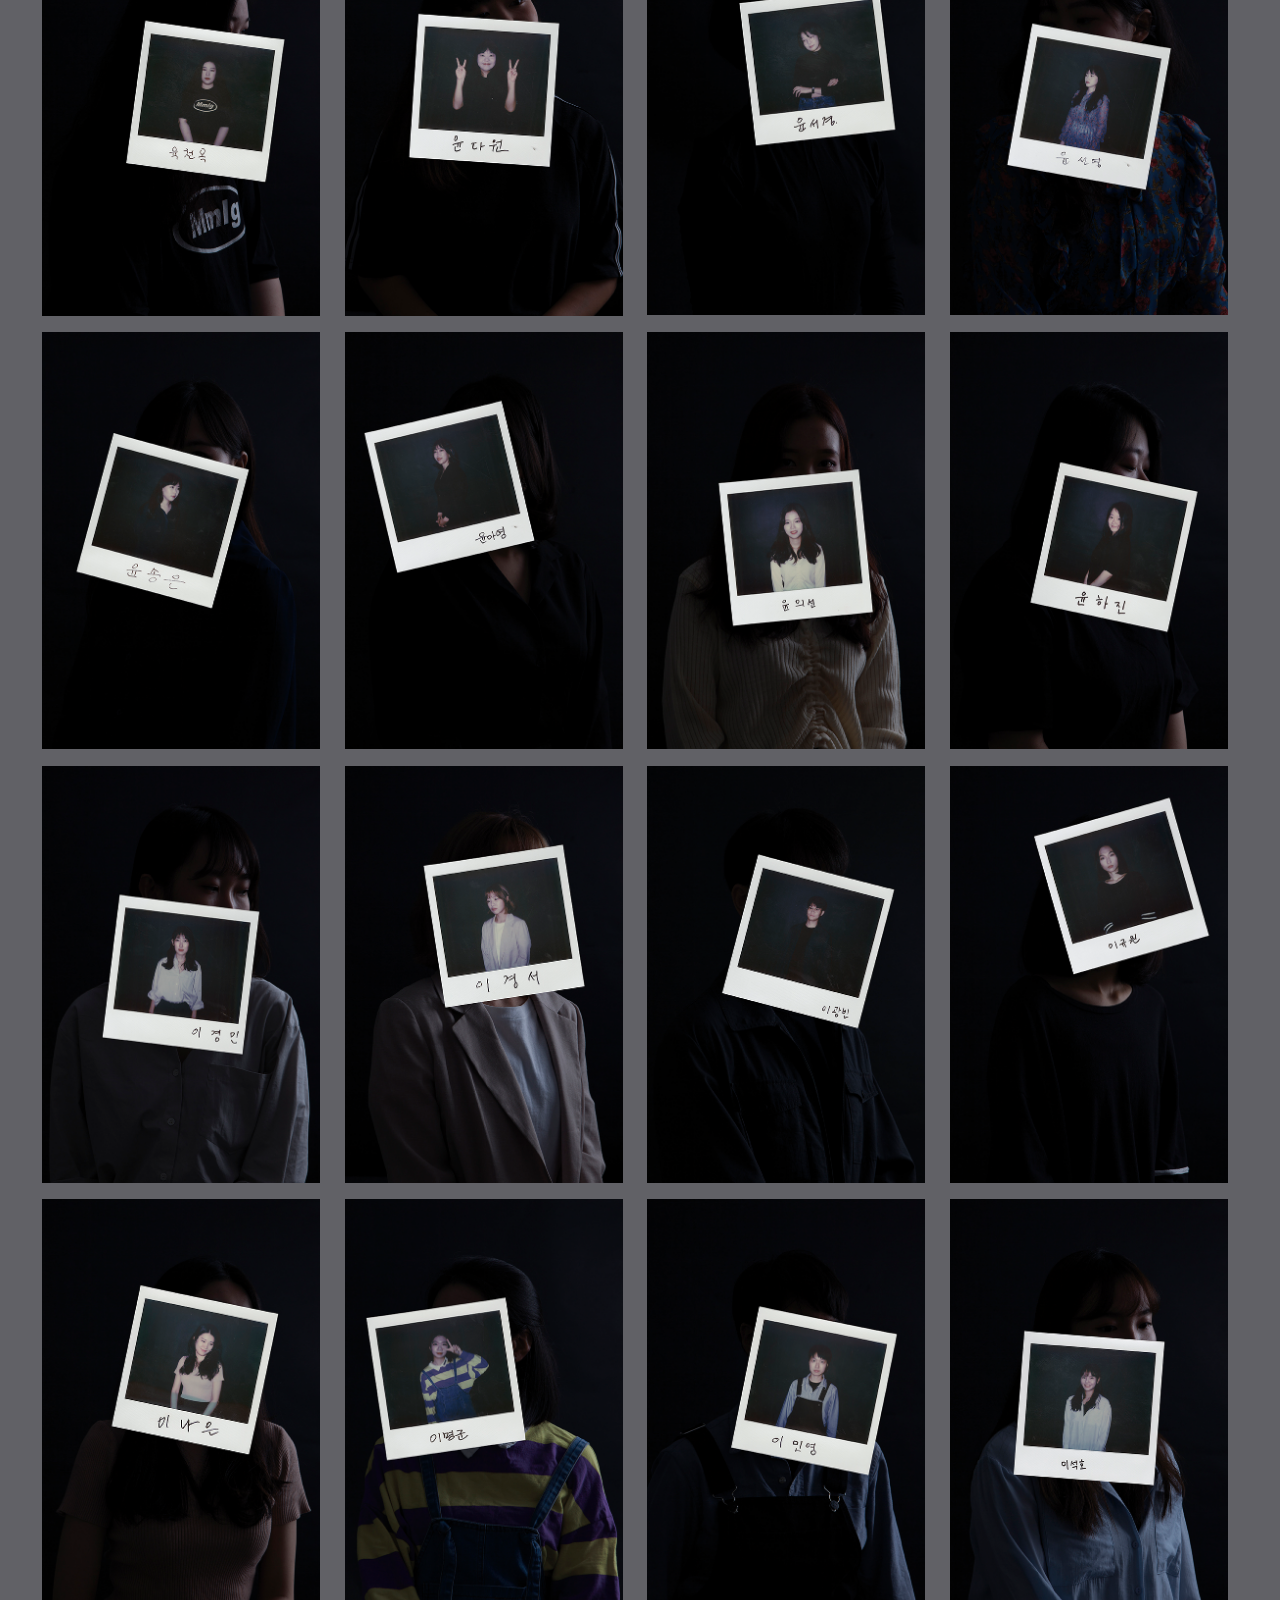
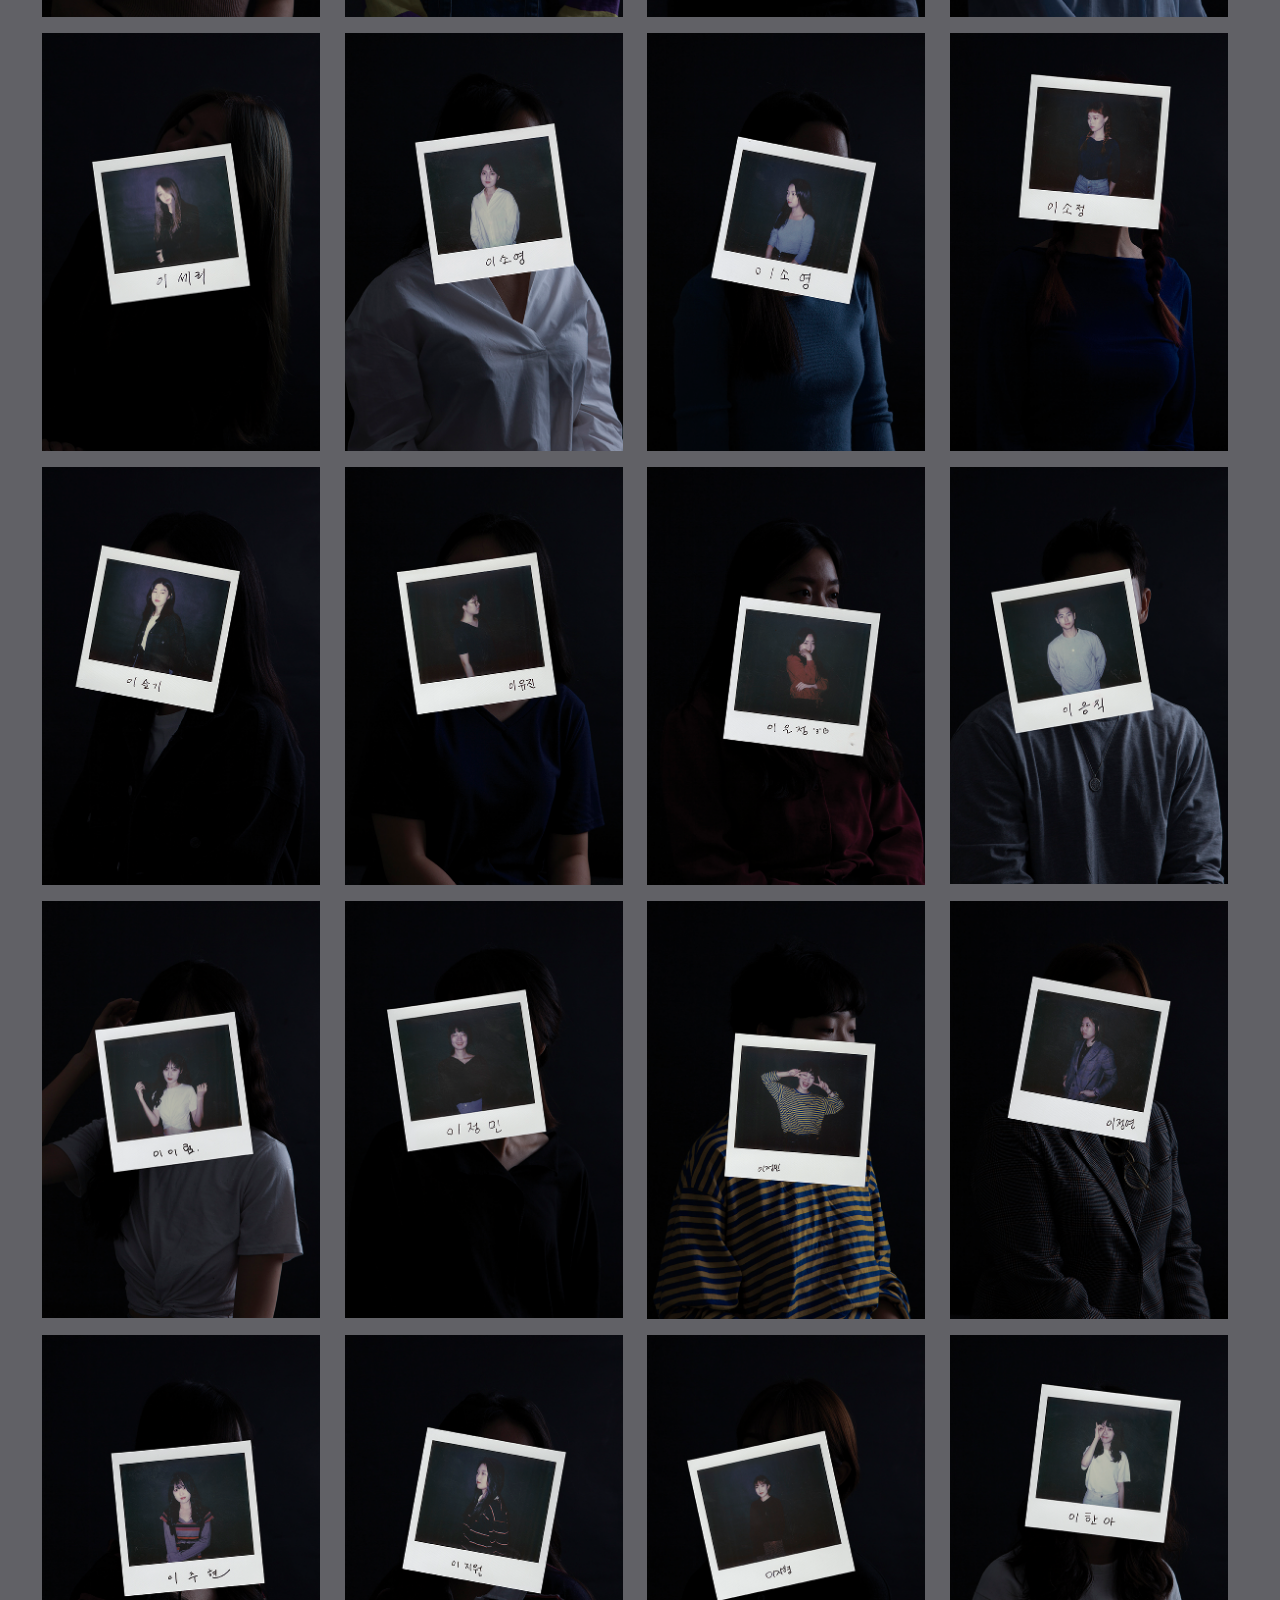
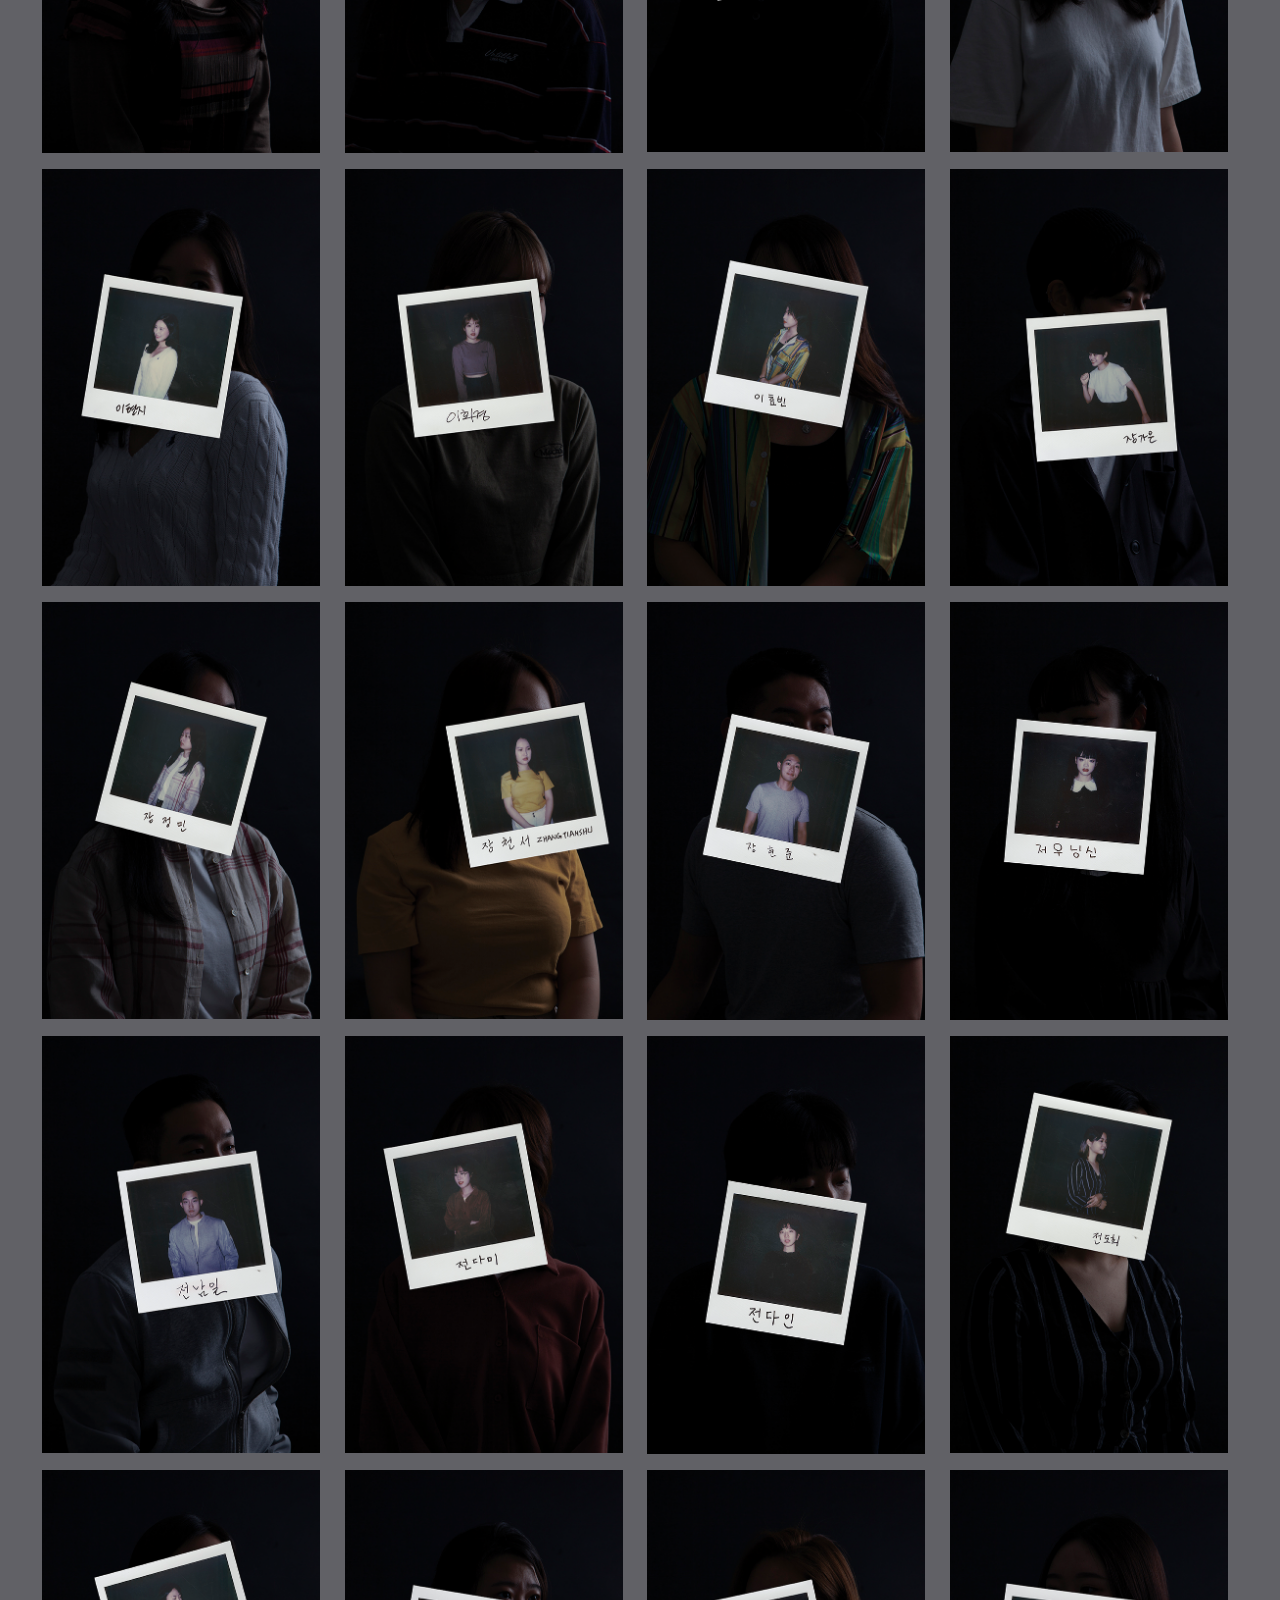
<file: participants.html>
<!DOCTYPE html>
<html lang="ko">

<head>
    <meta charset="utf-8">

    <title>Hive Mind</title>

    <meta name="viewport" content="width=device-width, initial-scale=1">
    <link rel="shortcut icon" href="favicon.ico">

    <link rel="stylesheet" href="css/layout.css" />
    <script src="js/jquery-3.4.1.min.js"></script>
    <script src="js/common.js"></script>
</head>

<body class="grey">
    <div class="wrap">
        <header>
            <a href="index.html">
                <div class="main_title">
                    2019 <span>홍익대학교 시각디자인과<br />
                        졸업주간</span> Hive Mind<br />
                    <br />
                    2019 Hongik University<br />
                    Visual Communication Design<br />
                    Graduation Week Hive Mind
                </div>
            </a>
        </header>
        <nav>
            <div class="top_level">
                <div class="items"><a href="introduction.html">1. Introduction</a></div>
                <div class="items">
                    <a href="exhibition/1.html">2. Exhibition</a>
                    <div class="sub_level">
                        <div class="items"><a href="exhibition/1.html">1</a>/</div>
                        <div class="items"><a href="exhibition/2.html">2</a>/</div>
                        <div class="items"><a href="exhibition/3.html">3</a>/</div>
                        <div class="items"><a href="exhibition/4.html">4</a>/</div>
                        <div class="items"><a href="exhibition/5.html">5</a>/</div>
                        <div class="items"><a href="exhibition/6.html">6</a>/</div>
                        <div class="items"><a href="exhibition/7.html">7</a>/</div>
                        <div class="items"><a href="exhibition/8.html">8</a>/</div>
                        <div class="items"><a href="exhibition/9.html">9</a>/</div>
                        <div class="items"><a href="exhibition/10.html">10</a></div>
                    </div>
                </div>
                <div class="items"><a href="program.html">3. Program</a></div>
                <div class="items on"><a href="participants.html">4. Participants</a></div>
            </div>
        </nav>
        <div class="participants_imgs_vertical">
            <div class="items"><img src="images/participants/participants_1.jpg" alt="" /></div>
            <div class="items"><img src="images/participants/participants_2.jpg" alt="" /></div>
            <div class="items"><img src="images/participants/participants_3.jpg" alt="" /></div>
            <div class="items"><img src="images/participants/participants_4.jpg" alt="" /></div>
            <div class="items"><img src="images/participants/participants_5.jpg" alt="" /></div>
            <div class="items"><img src="images/participants/participants_6.jpg" alt="" /></div>
            <div class="items"><img src="images/participants/participants_7.jpg" alt="" /></div>
            <div class="items"><img src="images/participants/participants_8.jpg" alt="" /></div>
            <div class="items"><img src="images/participants/participants_9.jpg" alt="" /></div>
            <div class="items"><img src="images/participants/participants_10.jpg" alt="" /></div>
            <div class="items"><img src="images/participants/participants_11.jpg" alt="" /></div>
            <div class="items"><img src="images/participants/participants_12.jpg" alt="" /></div>
            <div class="items"><img src="images/participants/participants_13.jpg" alt="" /></div>
            <div class="items"><img src="images/participants/participants_14.jpg" alt="" /></div>
            <div class="items"><img src="images/participants/participants_15.jpg" alt="" /></div>
            <div class="items"><img src="images/participants/participants_16.jpg" alt="" /></div>
            <div class="items"><img src="images/participants/participants_17.jpg" alt="" /></div>
            <div class="items"><img src="images/participants/participants_18.jpg" alt="" /></div>
            <div class="items"><img src="images/participants/participants_19.jpg" alt="" /></div>
            <div class="items"><img src="images/participants/participants_20.jpg" alt="" /></div>
            <div class="items"><img src="images/participants/participants_21.jpg" alt="" /></div>
            <div class="items"><img src="images/participants/participants_22.jpg" alt="" /></div>
            <div class="items"><img src="images/participants/participants_23.jpg" alt="" /></div>
            <div class="items"><img src="images/participants/participants_24.jpg" alt="" /></div>
            <div class="items"><img src="images/participants/participants_25.jpg" alt="" /></div>
            <div class="items"><img src="images/participants/participants_26.jpg" alt="" /></div>
            <div class="items"><img src="images/participants/participants_27.jpg" alt="" /></div>
            <div class="items"><img src="images/participants/participants_28.jpg" alt="" /></div>
            <div class="items"><img src="images/participants/participants_29.jpg" alt="" /></div>
            <div class="items"><img src="images/participants/participants_30.jpg" alt="" /></div>
            <div class="items"><img src="images/participants/participants_31.jpg" alt="" /></div>
            <div class="items"><img src="images/participants/participants_32.jpg" alt="" /></div>
            <div class="items"><img src="images/participants/participants_33.jpg" alt="" /></div>
            <div class="items"><img src="images/participants/participants_34.jpg" alt="" /></div>
            <div class="items"><img src="images/participants/participants_35.jpg" alt="" /></div>
            <div class="items"><img src="images/participants/participants_36.jpg" alt="" /></div>
            <div class="items"><img src="images/participants/participants_37.jpg" alt="" /></div>
            <div class="items"><img src="images/participants/participants_38.jpg" alt="" /></div>
            <div class="items"><img src="images/participants/participants_39.jpg" alt="" /></div>
            <div class="items"><img src="images/participants/participants_40.jpg" alt="" /></div>
            <div class="items"><img src="images/participants/participants_41.jpg" alt="" /></div>
            <div class="items"><img src="images/participants/participants_42.jpg" alt="" /></div>
            <div class="items"><img src="images/participants/participants_43.jpg" alt="" /></div>
            <div class="items"><img src="images/participants/participants_44.jpg" alt="" /></div>
            <div class="items"><img src="images/participants/participants_45.jpg" alt="" /></div>
            <div class="items"><img src="images/participants/participants_46.jpg" alt="" /></div>
            <div class="items"><img src="images/participants/participants_47.jpg" alt="" /></div>
            <div class="items"><img src="images/participants/participants_48.jpg" alt="" /></div>
            <div class="items"><img src="images/participants/participants_49.jpg" alt="" /></div>
            <div class="items"><img src="images/participants/participants_50.jpg" alt="" /></div>
            <div class="items"><img src="images/participants/participants_51.jpg" alt="" /></div>
            <div class="items"><img src="images/participants/participants_52.jpg" alt="" /></div>
            <div class="items"><img src="images/participants/participants_53.jpg" alt="" /></div>
            <div class="items"><img src="images/participants/participants_54.jpg" alt="" /></div>
            <div class="items"><img src="images/participants/participants_55.jpg" alt="" /></div>
            <div class="items"><img src="images/participants/participants_56.jpg" alt="" /></div>
            <div class="items"><img src="images/participants/participants_57.jpg" alt="" /></div>
            <div class="items"><img src="images/participants/participants_58.jpg" alt="" /></div>
            <div class="items"><img src="images/participants/participants_59.jpg" alt="" /></div>
            <div class="items"><img src="images/participants/participants_60.jpg" alt="" /></div>
            <div class="items"><img src="images/participants/participants_61.jpg" alt="" /></div>
            <div class="items"><img src="images/participants/participants_62.jpg" alt="" /></div>
            <div class="items"><img src="images/participants/participants_63.jpg" alt="" /></div>
            <div class="items"><img src="images/participants/participants_64.jpg" alt="" /></div>
            <div class="items"><img src="images/participants/participants_65.jpg" alt="" /></div>
            <div class="items"><img src="images/participants/participants_66.jpg" alt="" /></div>
            <div class="items"><img src="images/participants/participants_67.jpg" alt="" /></div>
            <div class="items"><img src="images/participants/participants_68.jpg" alt="" /></div>
            <div class="items"><img src="images/participants/participants_69.jpg" alt="" /></div>
            <div class="items"><img src="images/participants/participants_70.jpg" alt="" /></div>
            <div class="items"><img src="images/participants/participants_71.jpg" alt="" /></div>
            <div class="items"><img src="images/participants/participants_72.jpg" alt="" /></div>
            <div class="items"><img src="images/participants/participants_73.jpg" alt="" /></div>
            <div class="items"><img src="images/participants/participants_74.jpg" alt="" /></div>
            <div class="items"><img src="images/participants/participants_75.jpg" alt="" /></div>
            <div class="items"><img src="images/participants/participants_76.jpg" alt="" /></div>
            <div class="items"><img src="images/participants/participants_77.jpg" alt="" /></div>
            <div class="items"><img src="images/participants/participants_78.jpg" alt="" /></div>
            <div class="items"><img src="images/participants/participants_79.jpg" alt="" /></div>
            <div class="items"><img src="images/participants/participants_80.jpg" alt="" /></div>
            <div class="items"><img src="images/participants/participants_81.jpg" alt="" /></div>
            <div class="items"><img src="images/participants/participants_82.jpg" alt="" /></div>
            <div class="items"><img src="images/participants/participants_83.jpg" alt="" /></div>
            <div class="items"><img src="images/participants/participants_84.jpg" alt="" /></div>
            <div class="items"><img src="images/participants/participants_85.jpg" alt="" /></div>
            <div class="items"><img src="images/participants/participants_86.jpg" alt="" /></div>
            <div class="items"><img src="images/participants/participants_87.jpg" alt="" /></div>
            <div class="items"><img src="images/participants/participants_88.jpg" alt="" /></div>
            <div class="items"><img src="images/participants/participants_89.jpg" alt="" /></div>
            <div class="items"><img src="images/participants/participants_90.jpg" alt="" /></div>
            <div class="items"><img src="images/participants/participants_91.jpg" alt="" /></div>
            <div class="items"><img src="images/participants/participants_92.jpg" alt="" /></div>
            <div class="items"><img src="images/participants/participants_93.jpg" alt="" /></div>
            <div class="items"><img src="images/participants/participants_94.jpg" alt="" /></div>
            <div class="items"><img src="images/participants/participants_95.jpg" alt="" /></div>
            <div class="items"><img src="images/participants/participants_96.jpg" alt="" /></div>
            <div class="items"><img src="images/participants/participants_97.jpg" alt="" /></div>
            <div class="items"><img src="images/participants/participants_98.jpg" alt="" /></div>
            <div class="items"><img src="images/participants/participants_99.jpg" alt="" /></div>
            <div class="items"><img src="images/participants/participants_100.jpg" alt="" /></div>
            <div class="items"><img src="images/participants/participants_101.jpg" alt="" /></div>
            <div class="items"><img src="images/participants/participants_102.jpg" alt="" /></div>
            <div class="items"><img src="images/participants/participants_103.jpg" alt="" /></div>
            <div class="items"><img src="images/participants/participants_104.jpg" alt="" /></div>
            <div class="items"><img src="images/participants/participants_105.jpg" alt="" /></div>
            <div class="items"><img src="images/participants/participants_106.jpg" alt="" /></div>
            <div class="items"><img src="images/participants/participants_107.jpg" alt="" /></div>
            <div class="items"><img src="images/participants/participants_108.jpg" alt="" /></div>
            <div class="items"><img src="images/participants/participants_109.jpg" alt="" /></div>
            <div class="items"><img src="images/participants/participants_110.jpg" alt="" /></div>
            <div class="items"><img src="images/participants/participants_111.jpg" alt="" /></div>
            <div class="items"><img src="images/participants/participants_112.jpg" alt="" /></div>
            <div class="items"><img src="images/participants/participants_113.jpg" alt="" /></div>
            <div class="items"><img src="images/participants/participants_114.jpg" alt="" /></div>
            <div class="items"><img src="images/participants/participants_115.jpg" alt="" /></div>
            <div class="items"><img src="images/participants/participants_116.jpg" alt="" /></div>
            <div class="items"><img src="images/participants/participants_117.jpg" alt="" /></div>
            <div class="items"><img src="images/participants/participants_118.jpg" alt="" /></div>
            <div class="items"><img src="images/participants/participants_119.jpg" alt="" /></div>
            <div class="items"><img src="images/participants/participants_120.jpg" alt="" /></div>
            <div class="items"><img src="images/participants/participants_121.jpg" alt="" /></div>
            <div class="items"><img src="images/participants/participants_122.jpg" alt="" /></div>
            <div class="items"><img src="images/participants/participants_123.jpg" alt="" /></div>
            <div class="items"><img src="images/participants/participants_124.jpg" alt="" /></div>
            <div class="items"><img src="images/participants/participants_125.jpg" alt="" /></div>
            <div class="items"><img src="images/participants/participants_126.jpg" alt="" /></div>
            <div class="items"><img src="images/participants/participants_127.jpg" alt="" /></div>
            <div class="items"><img src="images/participants/participants_128.jpg" alt="" /></div>
            <div class="items"><img src="images/participants/participants_129.jpg" alt="" /></div>
            <div class="items"><img src="images/participants/participants_130.jpg" alt="" /></div>
            <div class="items"><img src="images/participants/participants_131.jpg" alt="" /></div>
            <div class="items"><img src="images/participants/participants_132.jpg" alt="" /></div>
            <div class="items"><img src="images/participants/participants_133.jpg" alt="" /></div>
            <div class="items"><img src="images/participants/participants_134.jpg" alt="" /></div>
            <div class="items"><img src="images/participants/participants_135.jpg" alt="" /></div>
            <div class="items"><img src="images/participants/participants_136.jpg" alt="" /></div>
            <div class="items"><img src="images/participants/participants_137.jpg" alt="" /></div>
            <div class="items"><img src="images/participants/participants_138.jpg" alt="" /></div>
            <div class="items"><img src="images/participants/participants_139.jpg" alt="" /></div>
            <div class="items"><img src="images/participants/participants_140.jpg" alt="" /></div>
            <div class="items"><img src="images/participants/participants_141.jpg" alt="" /></div>
            <div class="items"><img src="images/participants/participants_142.jpg" alt="" /></div>
            <div class="items"><img src="images/participants/participants_143.jpg" alt="" /></div>
            <div class="items"><img src="images/participants/participants_144.jpg" alt="" /></div>
            <div class="items"><img src="images/participants/participants_145.jpg" alt="" /></div>
            <div class="items"><img src="images/participants/participants_146.jpg" alt="" /></div>
            <div class="items"><img src="images/participants/participants_147.jpg" alt="" /></div>
            <div class="items"><img src="images/participants/participants_148.jpg" alt="" /></div>
            <div class="items"><img src="images/participants/participants_149.jpg" alt="" /></div>
            <div class="items"><img src="images/participants/participants_150.jpg" alt="" /></div>
            <div class="items"><img src="images/participants/participants_151.jpg" alt="" /></div>
            <div class="items"><img src="images/participants/participants_152.jpg" alt="" /></div>
            <div class="items"><img src="images/participants/participants_153.jpg" alt="" /></div>
            <div class="items"><img src="images/participants/participants_154.jpg" alt="" /></div>
            <div class="items"><img src="images/participants/participants_155.jpg" alt="" /></div>
            <div class="items"><img src="images/participants/participants_156.jpg" alt="" /></div>
            <div class="items"><img src="images/participants/participants_157.jpg" alt="" /></div>
            <div class="items"><img src="images/participants/participants_158.jpg" alt="" /></div>
            <div class="items"><img src="images/participants/participants_159.jpg" alt="" /></div>
            <div class="items"><img src="images/participants/participants_160.jpg" alt="" /></div>
            <div class="items"><img src="images/participants/participants_161.jpg" alt="" /></div>
            <div class="items"><img src="images/participants/participants_162.jpg" alt="" /></div>
            <div class="items"><img src="images/participants/participants_163.jpg" alt="" /></div>
            <div class="items"><img src="images/participants/participants_164.jpg" alt="" /></div>
            <div class="items"><img src="images/participants/participants_165.jpg" alt="" /></div>
            <div class="items"><img src="images/participants/participants_166.jpg" alt="" /></div>
            <div class="items"><img src="images/participants/participants_167.jpg" alt="" /></div>
            <div class="items"><img src="images/participants/participants_168.jpg" alt="" /></div>
            <div class="items"><img src="images/participants/participants_169.jpg" alt="" /></div>
            <div class="items"><img src="images/participants/participants_170.jpg" alt="" /></div>
            <div class="items"><img src="images/participants/participants_171.jpg" alt="" /></div>
            <div class="items"><img src="images/participants/participants_172.jpg" alt="" /></div>
            <div class="items"><img src="images/participants/participants_173.jpg" alt="" /></div>
            <div class="items"><img src="images/participants/participants_174.jpg" alt="" /></div>
            <div class="items"><img src="images/participants/participants_175.jpg" alt="" /></div>
            <div class="items"><img src="images/participants/participants_176.jpg" alt="" /></div>
            <div class="items"><img src="images/participants/participants_177.jpg" alt="" /></div>
            <div class="items"><img src="images/participants/participants_178.jpg" alt="" /></div>
            <div class="items"><img src="images/participants/participants_179.jpg" alt="" /></div>
            <div class="items"><img src="images/participants/participants_180.jpg" alt="" /></div>
            <div class="items"><img src="images/participants/participants_181.jpg" alt="" /></div>
            <div class="items"><img src="images/participants/participants_182.jpg" alt="" /></div>
        </div>
        <footer>
            <div class="menu">
                <img src="images/back.svg" alt="" />
            </div>
            <div class="logo">
                <a href="index.html"><img src="images/logo.svg" alt="" /></a>
            </div>
        </footer>
    </div>

    <div class="mobile_menu">
        <nav>
            <div class="top_level">
                <div class="items show"><a href="introduction.html">1. Introduction</a></div>
                <div class="items show">
                    <a href="exhibition/1.html">2. Exhibition</a>
                    <div class="sub_level hide">
                        <div class="items"><a href="exhibition/1.html">1</a>/</div>
                        <div class="items"><a href="exhibition/2.html">2</a>/</div>
                        <div class="items"><a href="exhibition/3.html">3</a>/</div>
                        <div class="items"><a href="exhibition/4.html">4</a>/</div>
                        <div class="items"><a href="exhibition/5.html">5</a>/</div>
                        <div class="items"><a href="exhibition/6.html">6</a>/</div>
                        <div class="items"><a href="exhibition/7.html">7</a>/</div>
                        <div class="items"><a href="exhibition/8.html">8</a>/</div>
                        <div class="items"><a href="exhibition/9.html">9</a>/</div>
                        <div class="items"><a href="exhibition/10.html">10</a></div>
                    </div>
                </div>
                <div class="items show"><a href="program.html">3. Program</a></div>
                <div class="items show on"><a href="participants.html">4. Participants</a></div>
            </div>
        </nav>
        <footer>
            <div class="back">
                <img src="images/back.svg" alt="" />
            </div>
            <div class="logo">
                <a href="index.html"><img src="images/logo.svg" alt="" /></a>
            </div>
        </footer>
    </div>
</body>

</html>
</file>
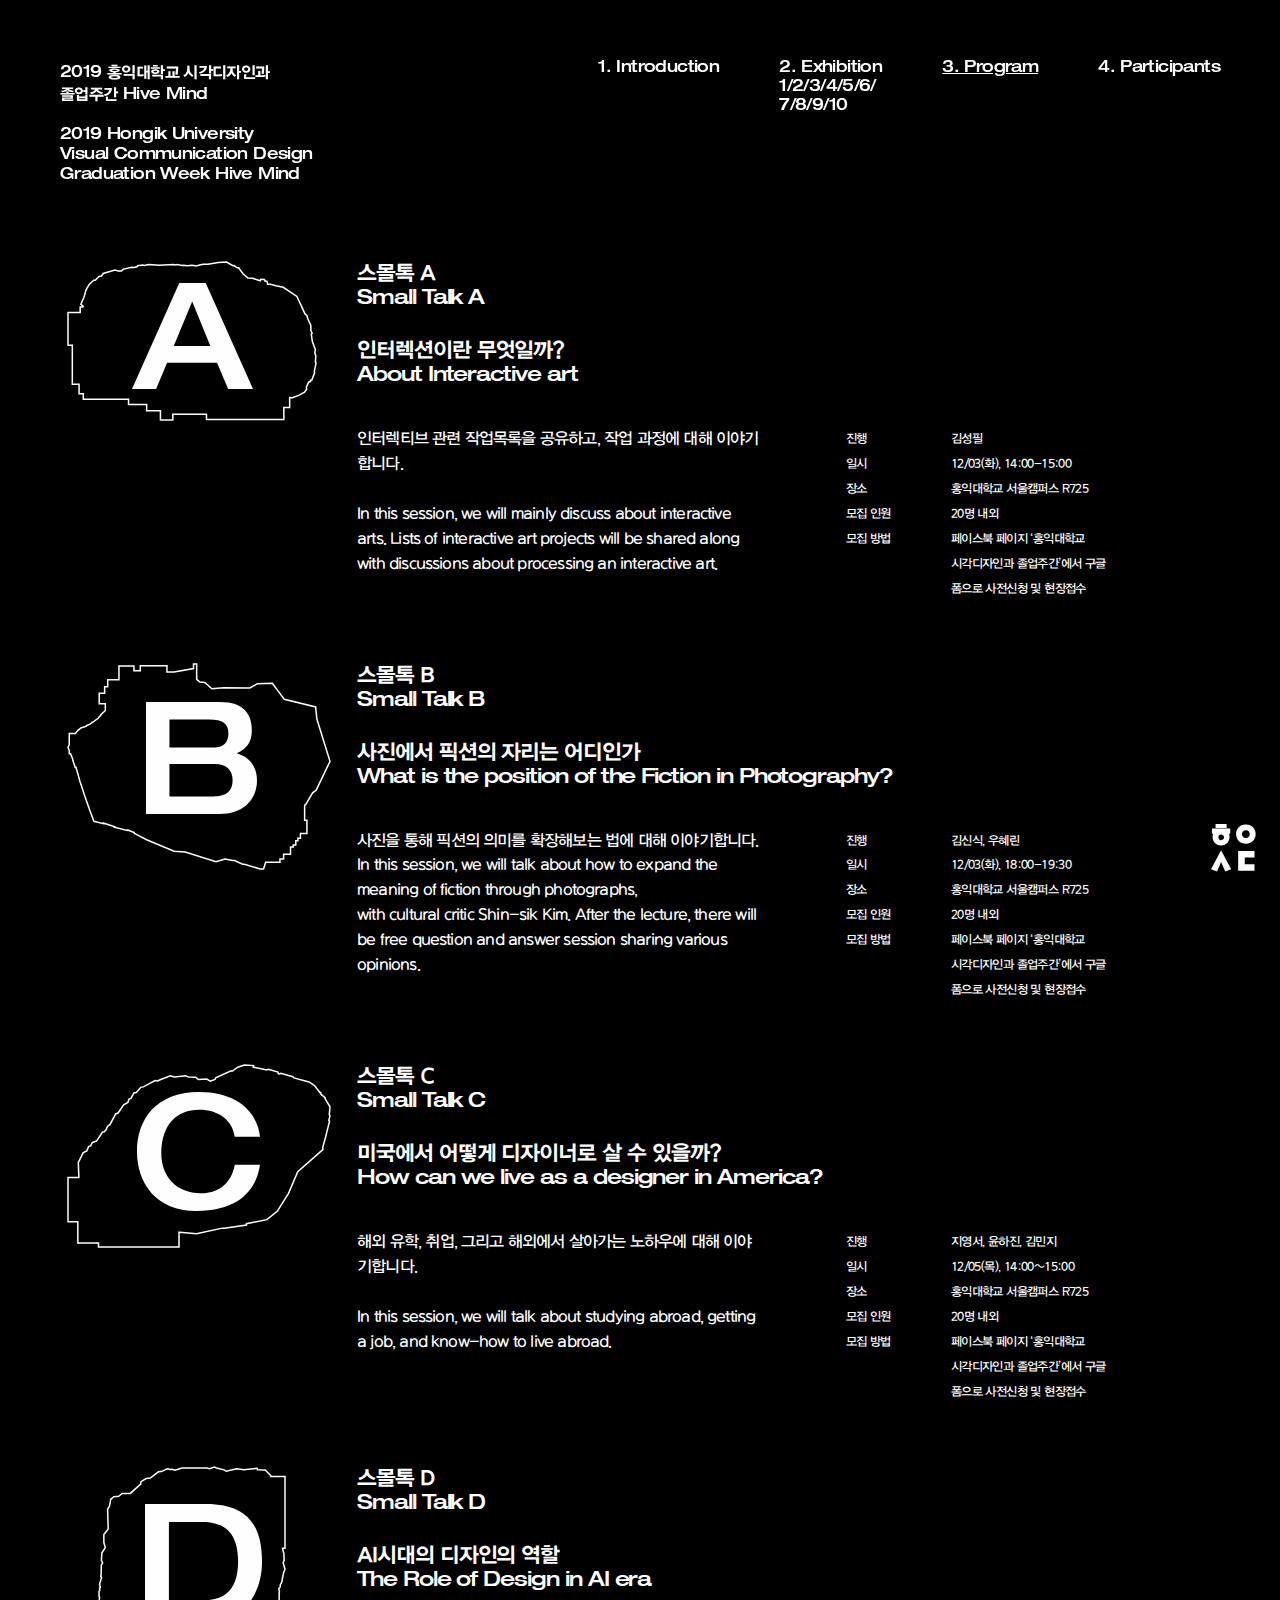
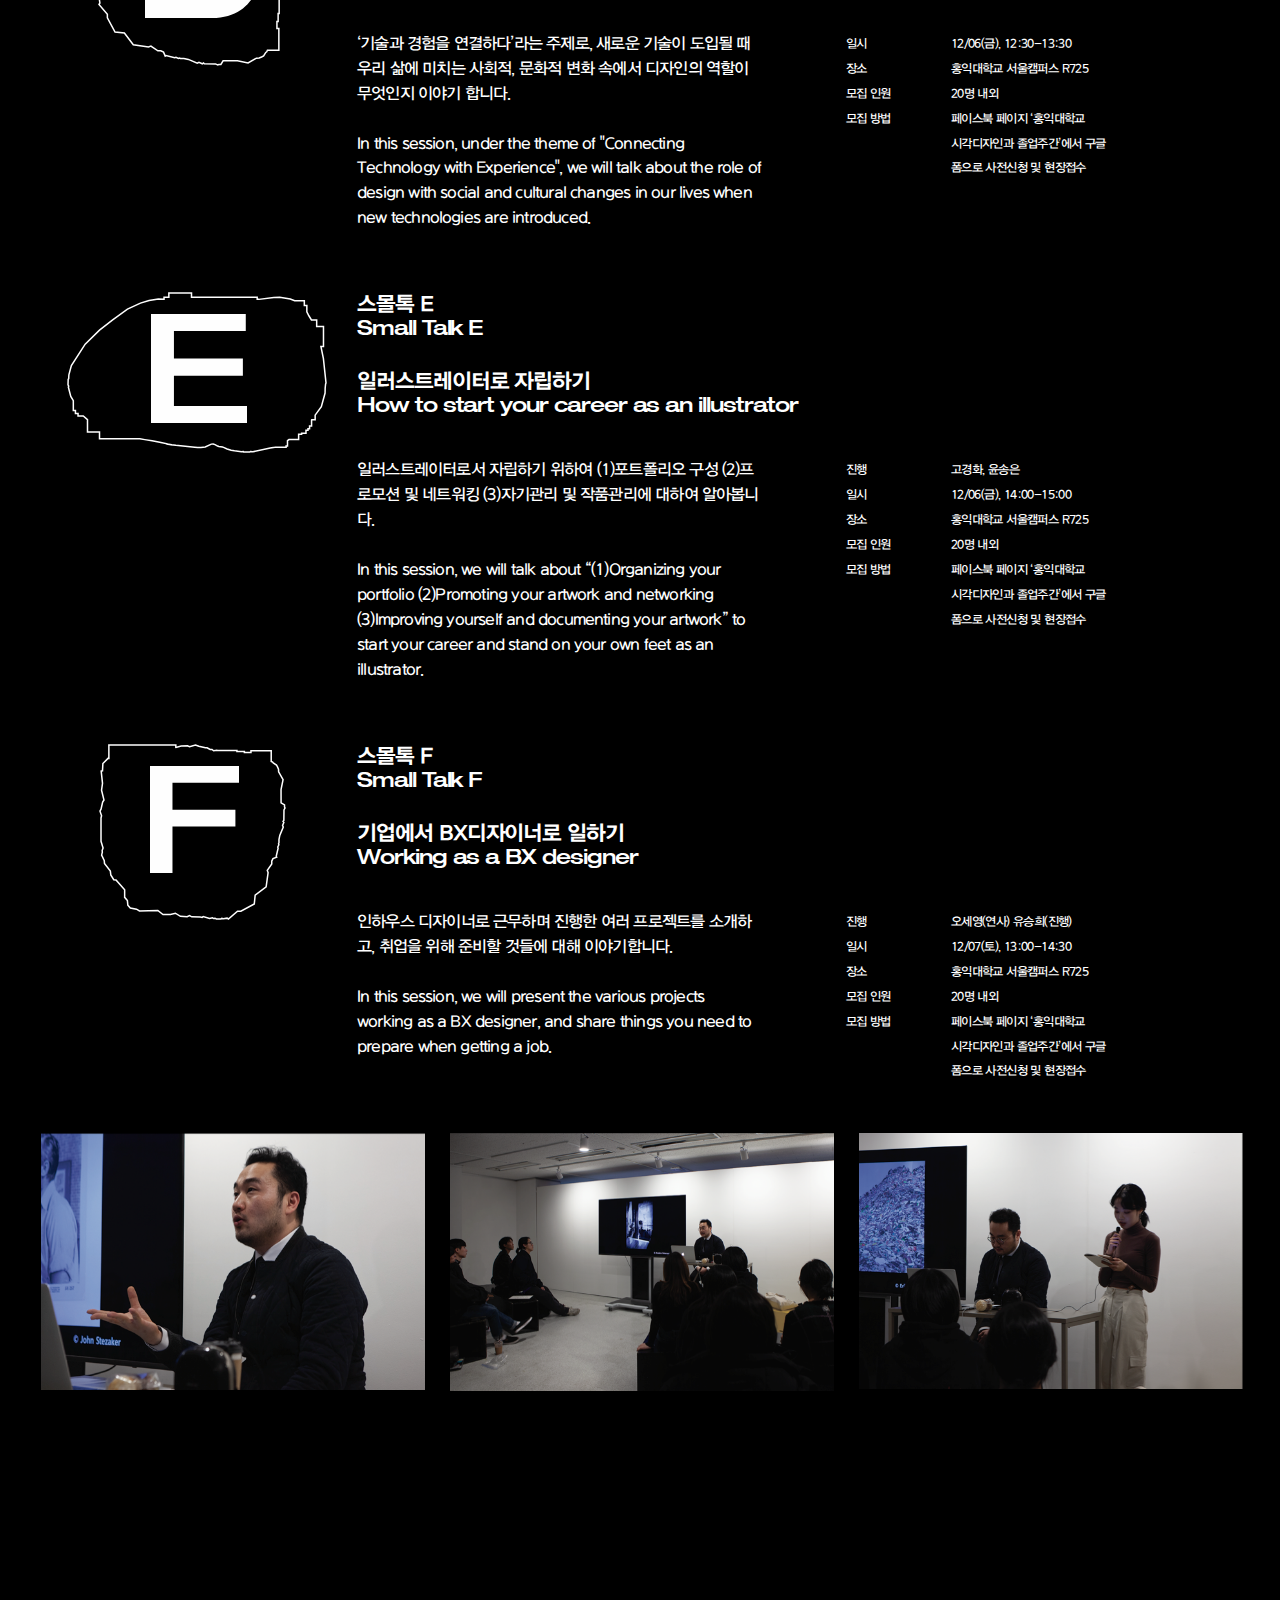
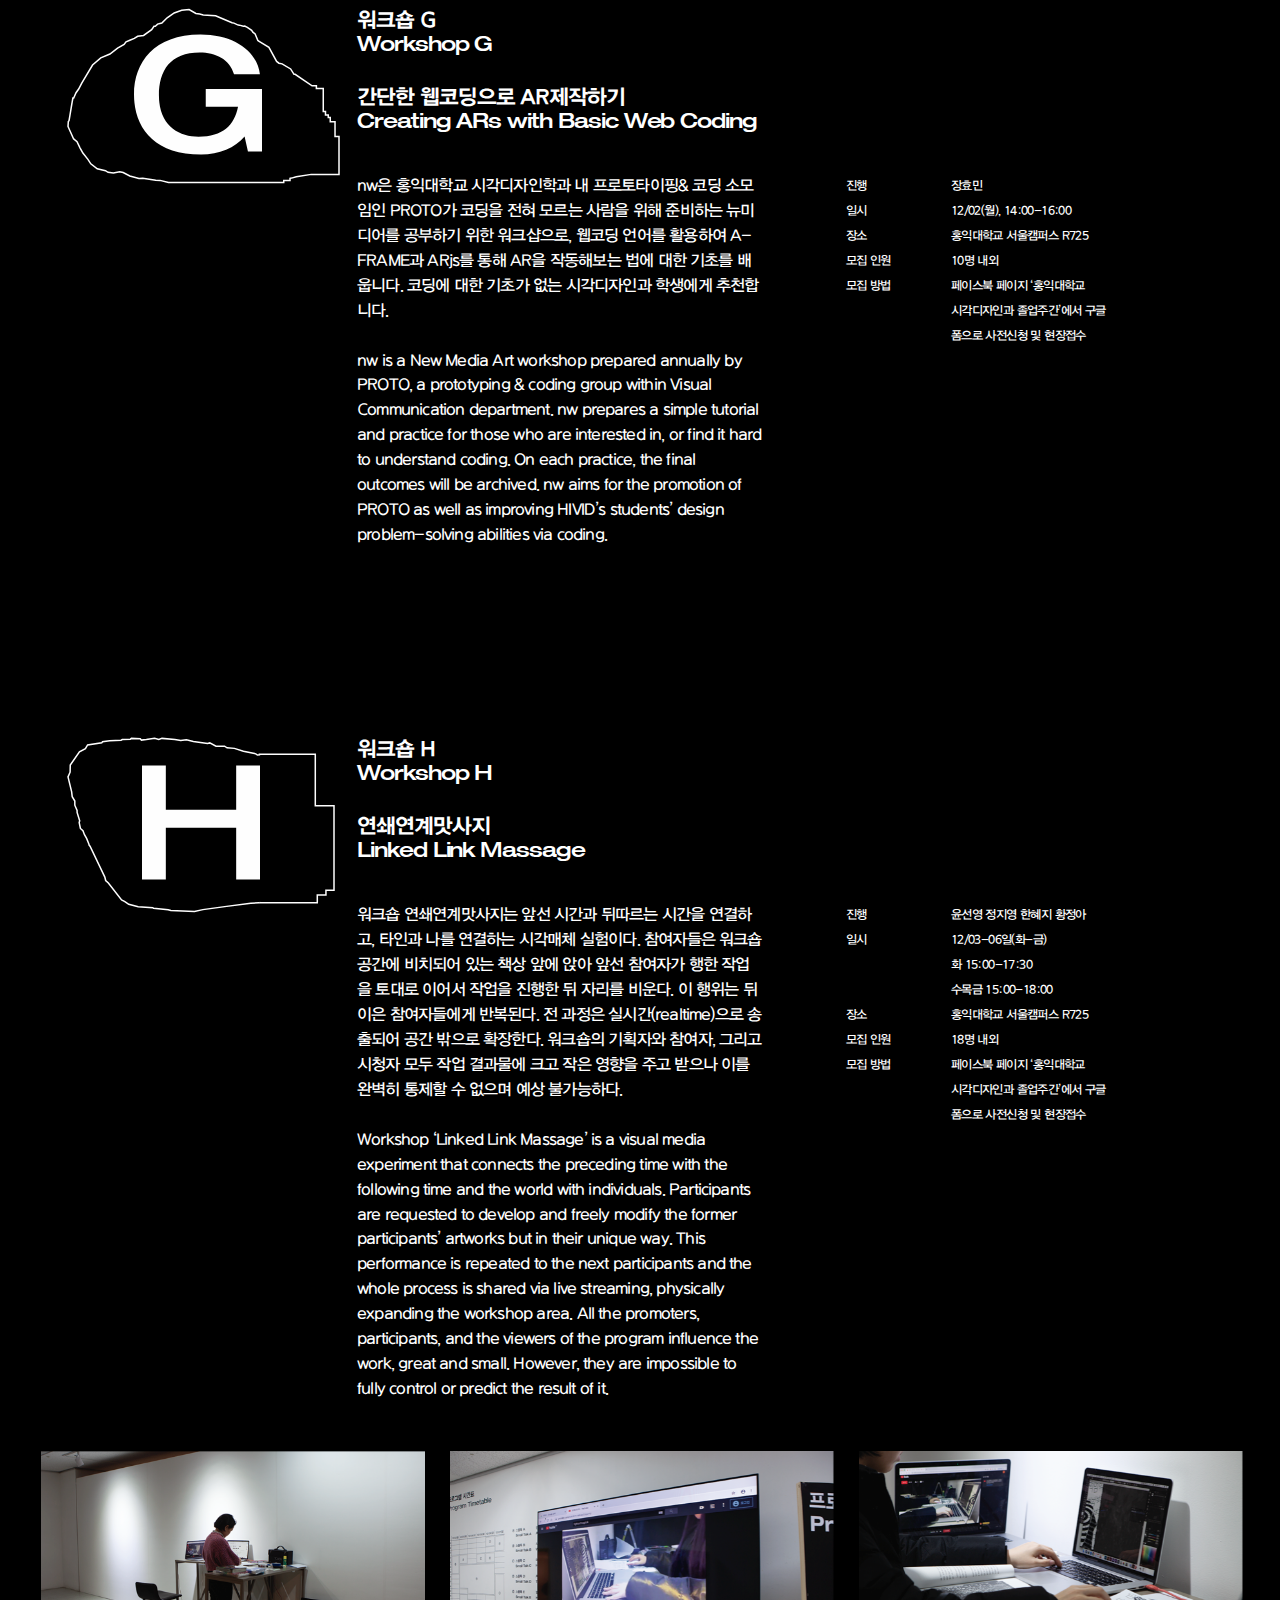
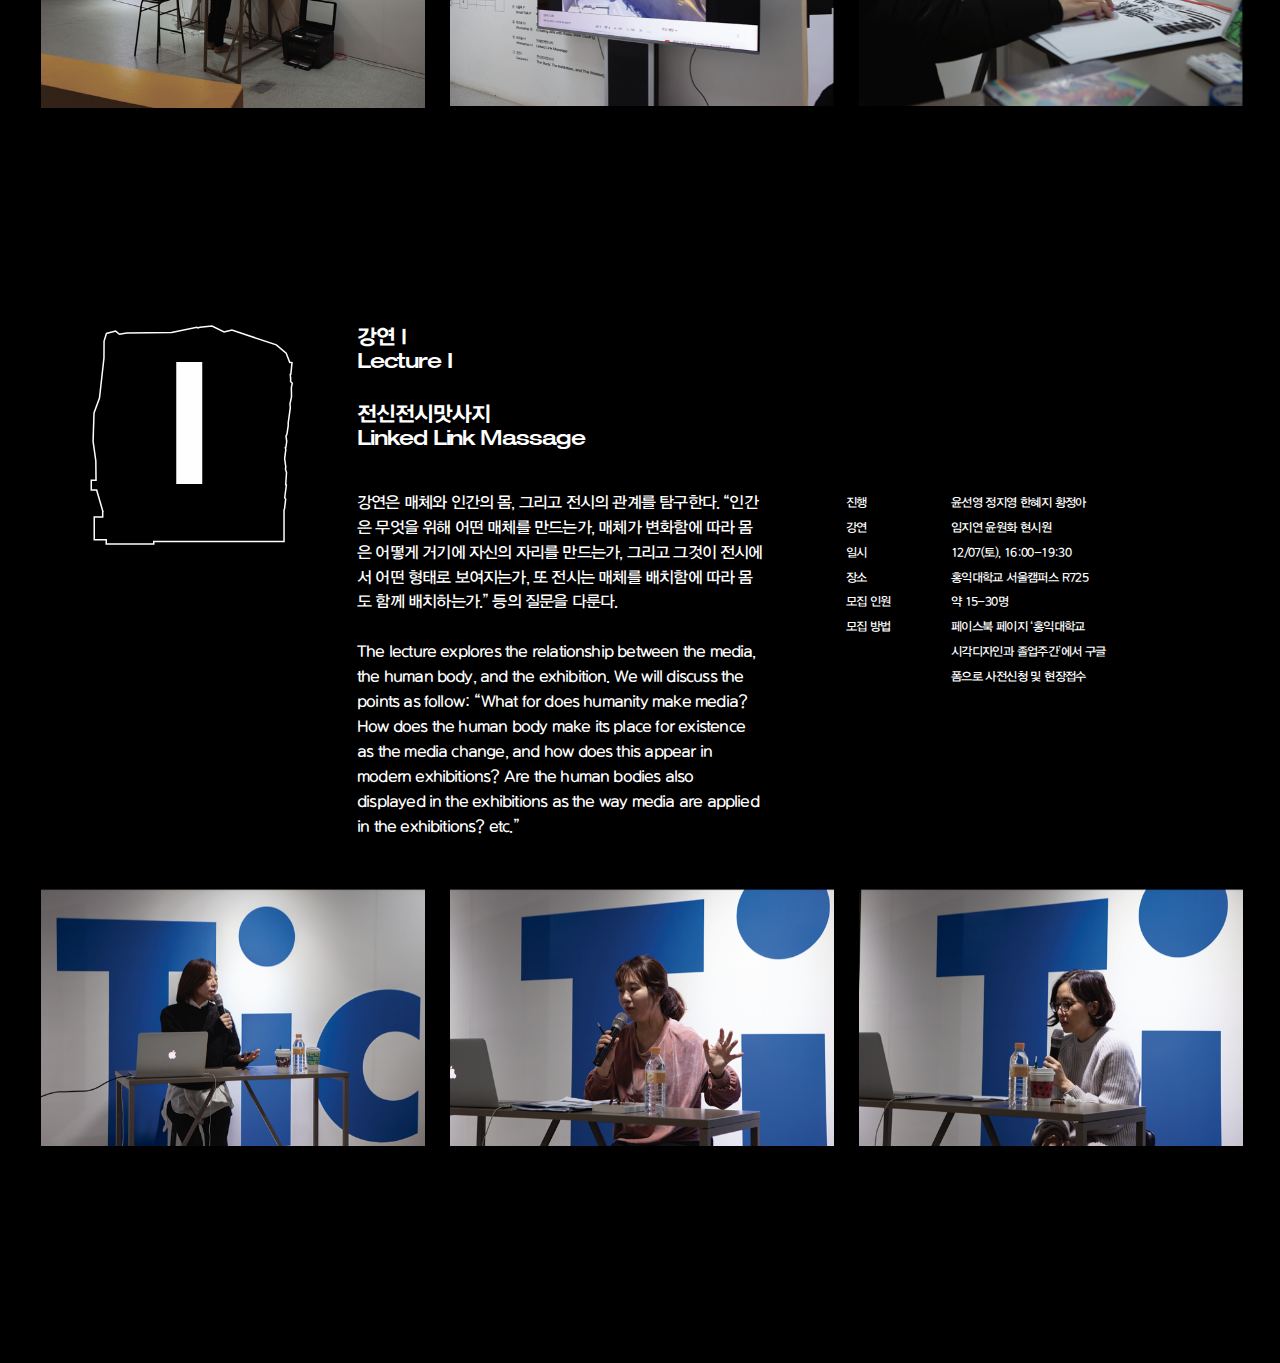
<file: program.html>
<!DOCTYPE html>
<html lang="ko">

<head>
    <meta charset="utf-8">

    <title>Hive Mind</title>

    <meta name="viewport" content="width=device-width, initial-scale=1">
    <link rel="shortcut icon" href="favicon.ico">

    <link rel="stylesheet" href="css/layout.css" />
    <script src="js/jquery-3.4.1.min.js"></script>
    <script src="js/common.js"></script>
</head>

<body class="black">
    <div class="wrap">
        <header>
            <a href="index.html">
                <div class="main_title white">
                    2019 <span>홍익대학교 시각디자인과<br />
                        졸업주간</span> Hive Mind<br />
                    <br />
                    2019 Hongik University<br />
                    Visual Communication Design<br />
                    Graduation Week Hive Mind
                </div>
            </a>
        </header>
        <nav class="white">
            <div class="top_level">
                <div class="items"><a href="introduction.html">1. Introduction</a></div>
                <div class="items">
                    <a href="exhibition/1.html">2. Exhibition</a>
                    <div class="sub_level">
                        <div class="items"><a href="exhibition/1.html">1</a>/</div>
                        <div class="items"><a href="exhibition/2.html">2</a>/</div>
                        <div class="items"><a href="exhibition/3.html">3</a>/</div>
                        <div class="items"><a href="exhibition/4.html">4</a>/</div>
                        <div class="items"><a href="exhibition/5.html">5</a>/</div>
                        <div class="items"><a href="exhibition/6.html">6</a>/</div>
                        <div class="items"><a href="exhibition/7.html">7</a>/</div>
                        <div class="items"><a href="exhibition/8.html">8</a>/</div>
                        <div class="items"><a href="exhibition/9.html">9</a>/</div>
                        <div class="items"><a href="exhibition/10.html">10</a></div>
                    </div>
                </div>
                <div class="items on"><a href="program.html" class="on">3. Program</a></div>
                <div class="items"><a href="participants.html">4. Participants</a></div>
            </div>
        </nav>
        <div class="programs mt_programs">
            <div class="program">
                <div class="program_img">
                    <img src="images/program/a.svg" alt="" />
                </div>
                <div class="program_article">
                    <div class="program_title">
                        <span>스몰톡 A</span><br />
                        Small Talk A<br /><br />
                        <span>인터렉션이란 무엇일까?</span><br />
                        About Interactive art
                    </div>
                    <div class="program_contents">
                        <div class="program_desc">
                            인터렉티브 관련 작업목록을 공유하고, 작업 과정에 대해 이야기합니다.<br /><br />
                            In this session, we will mainly discuss about interactive arts. Lists of interactive art
                            projects
                            will be shared along with discussions about processing an interactive art.
                        </div>
                        <div class="program_details">
                            <div class="items">
                                <div class="item_subject">진행</div>
                                <div class="item_content">김성필</div>
                            </div>
                            <div class="items">
                                <div class="item_subject">일시</div>
                                <div class="item_content">12/03(화), 14:00-15:00</div>
                            </div>
                            <div class="items">
                                <div class="item_subject">장소</div>
                                <div class="item_content">홍익대학교 서울캠퍼스 R725</div>
                            </div>
                            <div class="items">
                                <div class="item_subject">모집 인원</div>
                                <div class="item_content">20명 내외</div>
                            </div>
                            <div class="items">
                                <div class="item_subject">모집 방법</div>
                                <div class="item_content">
                                    페이스북 페이지 ‘홍익대학교<br />
                                    시각디자인과 졸업주간’에서 구글<br />
                                    폼으로 사전신청 및 현장접수
                                </div>
                            </div>
                        </div>
                    </div>
                </div>
            </div>
            <div class="program">
                <div class="program_img">
                    <img src="images/program/b.svg" alt="" />
                </div>
                <div class="program_article">
                    <div class="program_title">
                        <span>스몰톡 B</span><br />
                        Small Talk B<br /><br />
                        <span>사진에서 픽션의 자리는 어디인가</span><br />
                        What is the position of the Fiction in Photography?
                    </div>
                    <div class="program_contents">
                        <div class="program_desc">
                            사진을 통해 픽션의 의미를 확장해보는 법에 대해 이야기합니다.<br />
                            In this session, we will talk about how to expand the meaning of fiction through
                            photographs,<br />
                            with cultural critic Shin-sik Kim. After the lecture, there will be free question and answer
                            session
                            sharing various opinions.
                        </div>
                        <div class="program_details">
                            <div class="items">
                                <div class="item_subject">진행</div>
                                <div class="item_content">김신식, 우혜린</div>
                            </div>
                            <div class="items">
                                <div class="item_subject">일시</div>
                                <div class="item_content">12/03(화), 18:00-19:30</div>
                            </div>
                            <div class="items">
                                <div class="item_subject">장소</div>
                                <div class="item_content">홍익대학교 서울캠퍼스 R725</div>
                            </div>
                            <div class="items">
                                <div class="item_subject">모집 인원</div>
                                <div class="item_content">20명 내외</div>
                            </div>
                            <div class="items">
                                <div class="item_subject">모집 방법</div>
                                <div class="item_content">
                                    페이스북 페이지 ‘홍익대학교<br />
                                    시각디자인과 졸업주간’에서 구글<br />
                                    폼으로 사전신청 및 현장접수
                                </div>
                            </div>
                        </div>
                    </div>
                </div>
            </div>
            <div class="program">
                <div class="program_img">
                    <img src="images/program/c.svg" alt="" />
                </div>
                <div class="program_article">
                    <div class="program_title">
                        <span>스몰톡 C</span><br />
                        Small Talk C<br /><br />
                        <span>미국에서 어떻게 디자이너로 살 수 있을까?</span><br />
                        How can we live as a designer in America?
                    </div>
                    <div class="program_contents">
                        <div class="program_desc">
                            해외 유학, 취업, 그리고 해외에서 살아가는 노하우에 대해 이야기합니다.<br /><br />
                            In this session, we will talk about studying abroad, getting a job, and know-how to live
                            abroad.
                        </div>
                        <div class="program_details">
                            <div class="items">
                                <div class="item_subject">진행</div>
                                <div class="item_content">지영서, 윤하진, 김민지</div>
                            </div>
                            <div class="items">
                                <div class="item_subject">일시</div>
                                <div class="item_content">12/05(목), 14:00~15:00</div>
                            </div>
                            <div class="items">
                                <div class="item_subject">장소</div>
                                <div class="item_content">홍익대학교 서울캠퍼스 R725</div>
                            </div>
                            <div class="items">
                                <div class="item_subject">모집 인원</div>
                                <div class="item_content">20명 내외</div>
                            </div>
                            <div class="items">
                                <div class="item_subject">모집 방법</div>
                                <div class="item_content">
                                    페이스북 페이지 ‘홍익대학교<br />
                                    시각디자인과 졸업주간’에서 구글<br />
                                    폼으로 사전신청 및 현장접수
                                </div>
                            </div>
                        </div>
                    </div>
                </div>
            </div>
            <div class="program">
                <div class="program_img">
                    <img src="images/program/d.svg" alt="" />
                </div>
                <div class="program_article">
                    <div class="program_title">
                        <span>스몰톡 D</span><br />
                        Small Talk D<br /><br />
                        <span>AI시대의 디자인의 역할</span><br />
                        The Role of Design in AI era
                    </div>
                    <div class="program_contents">
                        <div class="program_desc">
                            ‘기술과 경험을 연결하다’라는 주제로, 새로운 기술이 도입될 때 우리 삶에 미치는 사회적, 문화적 변화 속에서 디자인의 역할이 무엇인지 이야기
                            합니다.<br /><br />
                            In this session, under the theme of "Connecting Technology with Experience", we will talk
                            about
                            the role of design with social and cultural changes in our lives when new technologies are
                            introduced.
                        </div>
                        <div class="program_details">
                            <div class="items">
                                <div class="item_subject">일시</div>
                                <div class="item_content">12/06(금), 12:30-13:30</div>
                            </div>
                            <div class="items">
                                <div class="item_subject">장소</div>
                                <div class="item_content">홍익대학교 서울캠퍼스 R725</div>
                            </div>
                            <div class="items">
                                <div class="item_subject">모집 인원</div>
                                <div class="item_content">20명 내외</div>
                            </div>
                            <div class="items">
                                <div class="item_subject">모집 방법</div>
                                <div class="item_content">
                                    페이스북 페이지 ‘홍익대학교<br />
                                    시각디자인과 졸업주간’에서 구글<br />
                                    폼으로 사전신청 및 현장접수
                                </div>
                            </div>
                        </div>
                    </div>
                </div>
            </div>
            <div class="program">
                <div class="program_img">
                    <img src="images/program/e.svg" alt="" />
                </div>
                <div class="program_article">
                    <div class="program_title">
                        <span>스몰톡 E</span><br />
                        Small Talk E<br /><br />
                        <span>일러스트레이터로 자립하기</span><br />
                        How to start your career as an illustrator
                    </div>
                    <div class="program_contents">
                        <div class="program_desc">
                            일러스트레이터로서 자립하기 위하여 (1)포트폴리오 구성 (2)프로모션 및 네트워킹 (3)자기관리 및 작품관리에 대하여 알아봅니다.<br /><br />
                            In this session, we will talk about “(1)Organizing your portfolio (2)Promoting your artwork
                            and
                            networking (3)Improving yourself and documenting your artwork” to start your career and
                            stand on
                            your own feet as an illustrator.
                        </div>
                        <div class="program_details">
                            <div class="items">
                                <div class="item_subject">진행</div>
                                <div class="item_content">고경화, 윤송은</div>
                            </div>
                            <div class="items">
                                <div class="item_subject">일시</div>
                                <div class="item_content">12/06(금), 14:00-15:00</div>
                            </div>
                            <div class="items">
                                <div class="item_subject">장소</div>
                                <div class="item_content">홍익대학교 서울캠퍼스 R725</div>
                            </div>
                            <div class="items">
                                <div class="item_subject">모집 인원</div>
                                <div class="item_content">20명 내외</div>
                            </div>
                            <div class="items">
                                <div class="item_subject">모집 방법</div>
                                <div class="item_content">
                                    페이스북 페이지 ‘홍익대학교<br />
                                    시각디자인과 졸업주간’에서 구글<br />
                                    폼으로 사전신청 및 현장접수
                                </div>
                            </div>
                        </div>
                    </div>
                </div>
            </div>
            <div class="program">
                <div class="program_img">
                    <img src="images/program/f.svg" alt="" />
                </div>
                <div class="program_article">
                    <div class="program_title">
                        <span>스몰톡 F</span><br />
                        Small Talk F<br /><br />
                        <span>기업에서 BX디자이너로 일하기</span><br />
                        Working as a BX designer
                    </div>
                    <div class="program_contents">
                        <div class="program_desc">
                            인하우스 디자이너로 근무하며 진행한 여러 프로젝트를 소개하고, 취업을 위해 준비할 것들에 대해 이야기합니다.<br /><br />
                            In this session, we will present the various projects working as a BX designer, and share
                            things
                            you need to prepare when getting a job.
                        </div>
                        <div class="program_details">
                            <div class="items">
                                <div class="item_subject">진행</div>
                                <div class="item_content">오세영(연사) 유승희(진행)</div>
                            </div>
                            <div class="items">
                                <div class="item_subject">일시</div>
                                <div class="item_content">12/07(토), 13:00-14:30</div>
                            </div>
                            <div class="items">
                                <div class="item_subject">장소</div>
                                <div class="item_content">홍익대학교 서울캠퍼스 R725</div>
                            </div>
                            <div class="items">
                                <div class="item_subject">모집 인원</div>
                                <div class="item_content">20명 내외</div>
                            </div>
                            <div class="items">
                                <div class="item_subject">모집 방법</div>
                                <div class="item_content">
                                    페이스북 페이지 ‘홍익대학교<br />
                                    시각디자인과 졸업주간’에서 구글<br />
                                    폼으로 사전신청 및 현장접수
                                </div>
                            </div>
                        </div>
                    </div>
                </div>
            </div>
        </div>
        <div class="program_imgs_vertical mb_programs">
            <div class="items"><img srcset="images/program/img-1504.png 1023w, images/program/img-1504@2x.png 1024w"
                    src="images/program/img-1504.png" alt="" /></div>
            <div class="items"><img srcset="images/program/img-1492.png 1023w, images/program/img-1492@2x.png 1024w"
                    src="images/program/img-1492.png" alt="" /></div>
            <div class="items"><img srcset="images/program/img-1468.png 1023w, images/program/img-1468@2x.png 1024w"
                    src="images/program/img-1468.png" alt="" /></div>
        </div>
        <div class="programs">
            <div class="program mb_programs">
                <div class="program_img">
                    <img src="images/program/g.svg" alt="" />
                </div>
                <div class="program_article">
                    <div class="program_title">
                        <span>워크숍 G</span><br />
                        Workshop G<br /><br />
                        <span>간단한 웹코딩으로 AR제작하기</span><br />
                        Creating ARs with Basic Web Coding
                    </div>
                    <div class="program_contents">
                        <div class="program_desc">
                            nw은 홍익대학교 시각디자인학과 내 프로토타이핑& 코딩 소모임인 PROTO가 코딩을 전혀 모르는 사람을 위해 준비하는 뉴미디어를 공부하기 위한 워크샵으로, 웹코딩
                            언어를
                            활용하여 A-FRAME과 ARjs를 통해 AR을 작동해보는 법에 대한 기초를 배웁니다. 코딩에 대한 기초가 없는 시각디자인과 학생에게
                            추천합니다.<br /><br />
                            nw is a New Media Art workshop prepared annually by PROTO, a prototyping & coding group
                            within
                            Visual Communication department. nw prepares a simple tutorial and practice for those who
                            are
                            interested in, or find it hard to understand coding. On each practice, the final outcomes
                            will
                            be archived. nw aims for the promotion of PROTO as well as improving HIVID’s students’
                            design
                            problem-solving abilities via coding.
                        </div>
                        <div class="program_details">
                            <div class="items">
                                <div class="item_subject">진행</div>
                                <div class="item_content">장효민</div>
                            </div>
                            <div class="items">
                                <div class="item_subject">일시</div>
                                <div class="item_content">12/02(월), 14:00-16:00</div>
                            </div>
                            <div class="items">
                                <div class="item_subject">장소</div>
                                <div class="item_content">홍익대학교 서울캠퍼스 R725</div>
                            </div>
                            <div class="items">
                                <div class="item_subject">모집 인원</div>
                                <div class="item_content">10명 내외</div>
                            </div>
                            <div class="items">
                                <div class="item_subject">모집 방법</div>
                                <div class="item_content">
                                    페이스북 페이지 ‘홍익대학교<br />
                                    시각디자인과 졸업주간’에서 구글<br />
                                    폼으로 사전신청 및 현장접수
                                </div>
                            </div>
                        </div>
                    </div>
                </div>
            </div>
            <div class="program">
                <div class="program_img">
                    <img src="images/program/h.svg" alt="" />
                </div>
                <div class="program_article">
                    <div class="program_title">
                        <span>워크숍 H</span><br />
                        Workshop H<br /><br />
                        <span>연쇄연계맛사지</span><br />
                        Linked Link Massage
                    </div>
                    <div class="program_contents">
                        <div class="program_desc">
                            워크숍 연쇄연계맛사지는 앞선 시간과 뒤따르는 시간을 연결하고, 타인과 나를 연결하는 시각매체 실험이다. 참여자들은 워크숍 공간에 비치되어 있는 책상 앞에 앉아 앞선
                            참여자가
                            행한 작업을 토대로 이어서 작업을 진행한 뒤 자리를 비운다. 이 행위는 뒤 이은 참여자들에게 반복된다. 전 과정은 실시간(realtime)으로 송출되어 공간 밖으로
                            확장한다. 워크숍의 기획자와 참여자, 그리고 시청자 모두 작업 결과물에 크고 작은 영향을 주고 받으나 이를 완벽히 통제할 수 없으며 예상
                            불가능하다.<br /><br />
                            Workshop ‘Linked Link Massage’ is a visual media experiment that connects the preceding time
                            with the following time and the world with individuals. Participants are requested to
                            develop
                            and freely modify the former participants’ artworks but in their unique way. This
                            performance is
                            repeated to the next participants and the whole process is shared via live streaming,
                            physically
                            expanding the workshop area. All the promoters, participants, and the viewers of the program
                            influence the work, great and small. However, they are impossible to fully control or
                            predict
                            the result of it.
                        </div>
                        <div class="program_details">
                            <div class="items">
                                <div class="item_subject">진행</div>
                                <div class="item_content">윤선영 정지영 한혜지 황정아</div>
                            </div>
                            <div class="items">
                                <div class="item_subject">일시</div>
                                <div class="item_content">12/03-06일(화-금)<br />
                                    화 15:00-17:30<br />
                                    수목금 15:00-18:00</div>
                            </div>
                            <div class="items">
                                <div class="item_subject">장소</div>
                                <div class="item_content">홍익대학교 서울캠퍼스 R725</div>
                            </div>
                            <div class="items">
                                <div class="item_subject">모집 인원</div>
                                <div class="item_content">18명 내외</div>
                            </div>
                            <div class="items">
                                <div class="item_subject">모집 방법</div>
                                <div class="item_content">
                                    페이스북 페이지 ‘홍익대학교<br />
                                    시각디자인과 졸업주간’에서 구글<br />
                                    폼으로 사전신청 및 현장접수
                                </div>
                            </div>
                        </div>
                    </div>
                </div>
            </div>
        </div>
        <div class="program_imgs_vertical mb_programs">
            <div class="items"><img srcset="images/program/img-1924.png 1023w, images/program/img-1924@2x.png 1024w"
                    src="images/program/img-1924.png" alt="" /></div>
            <div class="items"><img srcset="images/program/img-1982.png 1023w, images/program/img-1982@2x.png 1024w"
                    src="images/program/img-1982.png" alt="" /></div>
            <div class="items"><img srcset="images/program/img-1953.png 1023w, images/program/img-1953@2x.png 1024w"
                    src="images/program/img-1953.png" alt="" /></div>
        </div>
        <div class="programs">
            <div class="program">
                <div class="program_img">
                    <img src="images/program/i.svg" alt="" />
                </div>
                <div class="program_article">
                    <div class="program_title">
                        <span>강연 I</span><br />
                        Lecture I<br /><br />
                        <span>전신전시맛사지</span><br />
                        Linked Link Massage
                    </div>
                    <div class="program_contents">
                        <div class="program_desc">
                            강연은 매체와 인간의 몸, 그리고 전시의 관계를 탐구한다. “인간은 무엇을 위해 어떤 매체를 만드는가, 매체가 변화함에 따라 몸은 어떻게 거기에 자신의 자리를
                            만드는가,
                            그리고 그것이 전시에서 어떤 형태로 보여지는가, 또 전시는 매체를 배치함에 따라 몸도 함께 배치하는가.” 등의 질문을 다룬다.<br /><br />
                            The lecture explores the relationship between the media, the human body, and the exhibition.
                            We
                            will discuss the points as follow: “What for does humanity make media? How does the human
                            body
                            make its place for existence as the media change, and how does this appear in modern
                            exhibitions? Are the human bodies also displayed in the exhibitions as the way media are
                            applied
                            in the exhibitions? etc.”
                        </div>
                        <div class="program_details">
                            <div class="items">
                                <div class="item_subject">진행</div>
                                <div class="item_content">윤선영 정지영 한혜지 황정아</div>
                            </div>
                            <div class="items">
                                <div class="item_subject">강연</div>
                                <div class="item_content">임지연 윤원화 현시원</div>
                            </div>
                            <div class="items">
                                <div class="item_subject">일시</div>
                                <div class="item_content">12/07(토), 16:00-19:30</div>
                            </div>
                            <div class="items">
                                <div class="item_subject">장소</div>
                                <div class="item_content">홍익대학교 서울캠퍼스 R725</div>
                            </div>
                            <div class="items">
                                <div class="item_subject">모집 인원</div>
                                <div class="item_content">약 15-30명</div>
                            </div>
                            <div class="items">
                                <div class="item_subject">모집 방법</div>
                                <div class="item_content">
                                    페이스북 페이지 ‘홍익대학교<br />
                                    시각디자인과 졸업주간’에서 구글<br />
                                    폼으로 사전신청 및 현장접수
                                </div>
                            </div>
                        </div>
                    </div>
                </div>
            </div>
        </div>
        <div class="program_imgs_vertical mb_programs">
            <div class="items"><img srcset="images/program/img-2143.png 1023w, images/program/img-2143@2x.png 1024w"
                    src="images/program/img-2143.png" alt="" /></div>
            <div class="items"><img srcset="images/program/img-2179-2.png 1023w, images/program/img-2179-2@2x.png 1024w"
                    src="images/program/img-2179-2.png" alt="" /></div>
            <div class="items"><img srcset="images/program/img-2162-2.png 1023w, images/program/img-2162-2@2x.png 1024w"
                    src="images/program/img-2162-2.png" alt="" /></div>
        </div>
        <footer>
            <div class="menu">
                <img src="images/back_white.svg" alt="" />
            </div>
            <div class="logo">
                <a href="index.html"><img src="images/logo_white.svg" alt="" /></a>
            </div>
        </footer>
    </div>

    <div class="mobile_menu">
        <nav class="white">
            <div class="top_level">
                <div class="items show"><a href="introduction.html">1. Introduction</a></div>
                <div class="items show">
                    <a href="exhibition/1.html">2. Exhibition</a>
                    <div class="sub_level hide">
                        <div class="items"><a href="exhibition/1.html">1</a>/</div>
                        <div class="items"><a href="exhibition/2.html">2</a>/</div>
                        <div class="items"><a href="exhibition/3.html">3</a>/</div>
                        <div class="items"><a href="exhibition/4.html">4</a>/</div>
                        <div class="items"><a href="exhibition/5.html">5</a>/</div>
                        <div class="items"><a href="exhibition/6.html">6</a>/</div>
                        <div class="items"><a href="exhibition/7.html">7</a>/</div>
                        <div class="items"><a href="exhibition/8.html">8</a>/</div>
                        <div class="items"><a href="exhibition/9.html">9</a>/</div>
                        <div class="items"><a href="exhibition/10.html">10</a></div>
                    </div>
                </div>
                <div class="items show on"><a href="program.html">3. Program</a></div>
                <div class="items show"><a href="participants.html">4. Participants</a></div>
            </div>
        </nav>
        <footer>
            <div class="back">
                <img src="images/back_white.svg" alt="" />
            </div>
            <div class="logo">
                <a href="index.html"><img src="images/logo_white.svg" alt="" /></a>
            </div>
        </footer>
    </div>
</body>

</html>
</file>
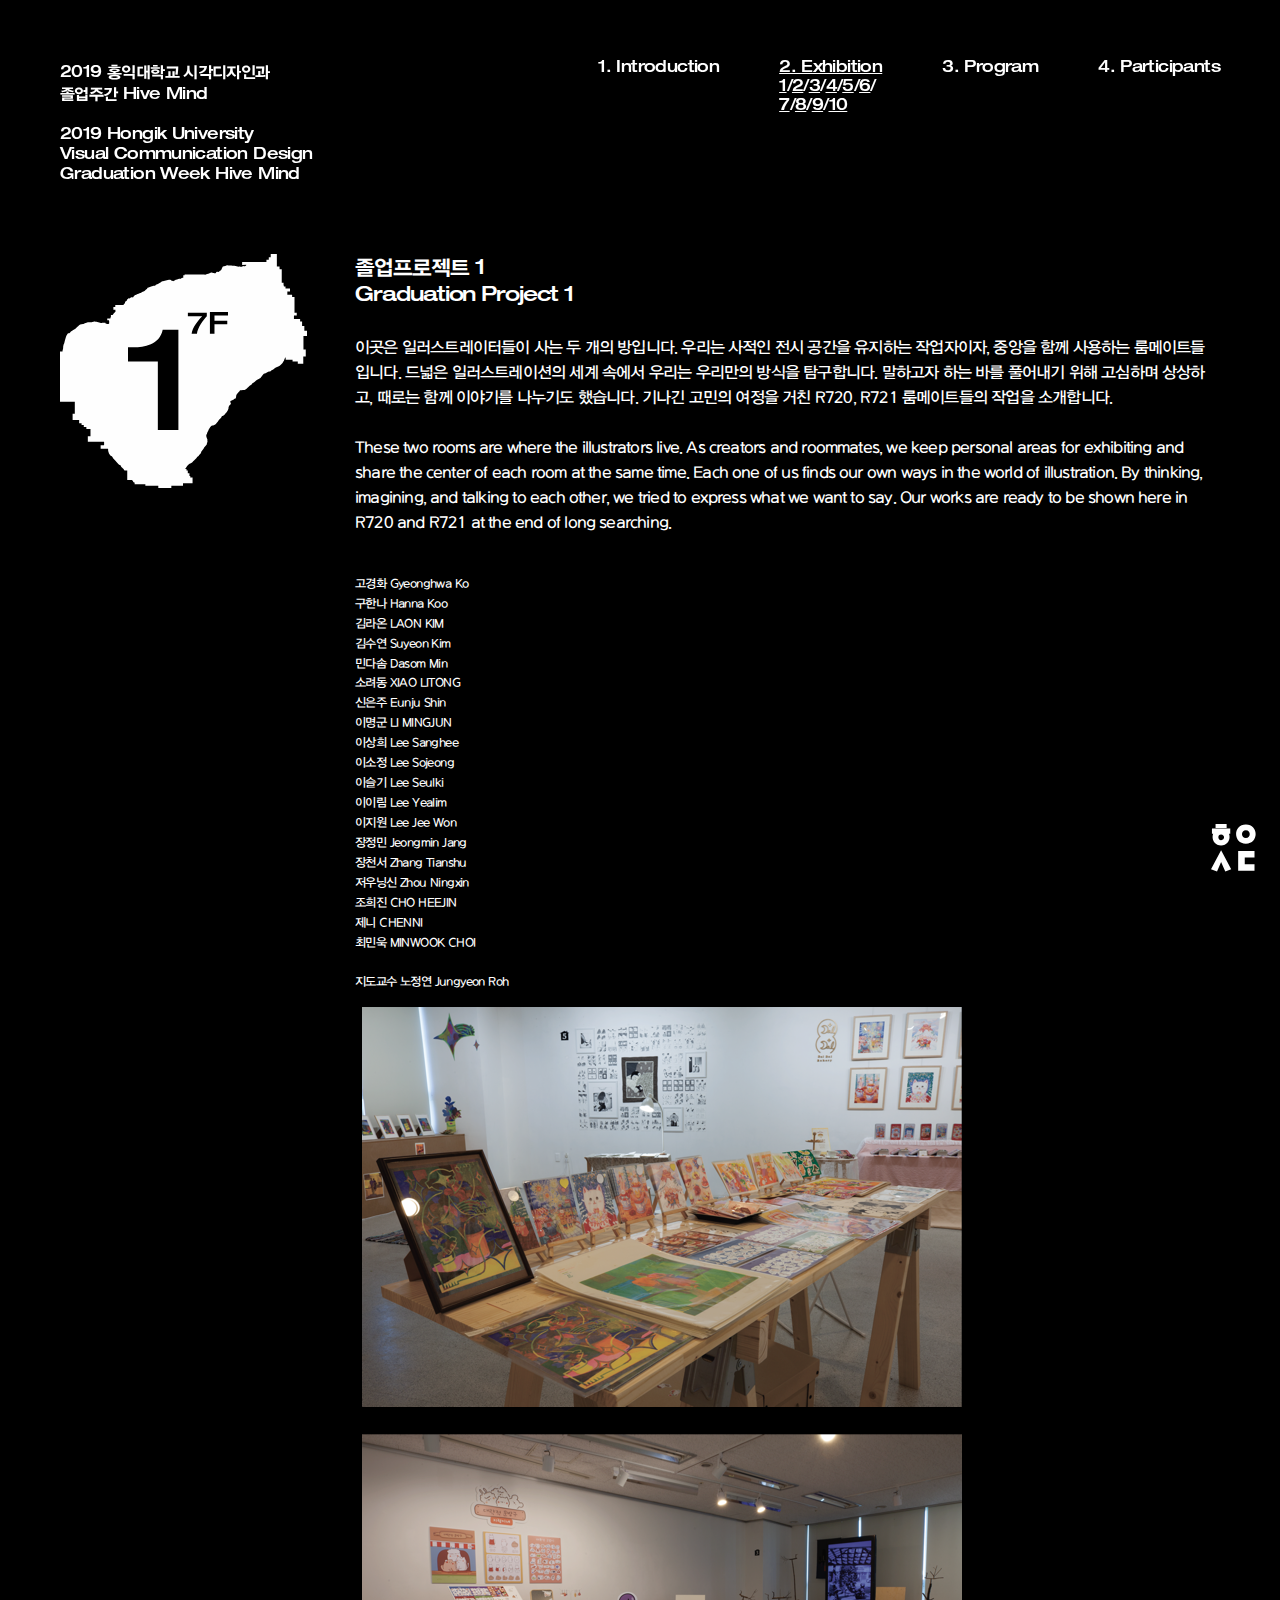
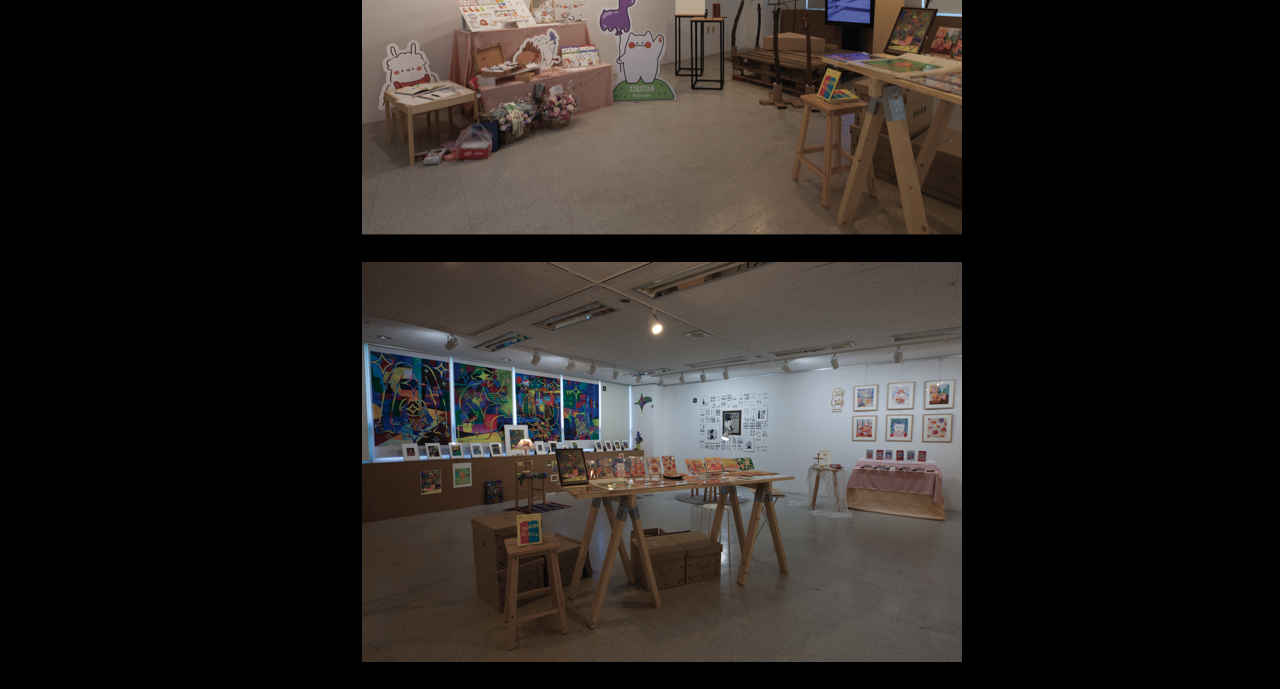
<file: exhibition/1.html>
<!DOCTYPE html>
<html lang="ko">

<head>
    <meta charset="utf-8">

    <title>Hive Mind</title>

    <meta name="viewport" content="width=device-width, initial-scale=1">
    <link rel="shortcut icon" href="../favicon.ico">

    <link rel="stylesheet" href="../css/layout.css" />
    <script src="../js/jquery-3.4.1.min.js"></script>
    <script src="../js/common.js"></script>
</head>

<body class="black">
    <div class="wrap">
        <header>
            <a href="../index.html">
                <div class="main_title white">
                    2019 <span>홍익대학교 시각디자인과<br />
                        졸업주간</span> Hive Mind<br />
                    <br />
                    2019 Hongik University<br />
                    Visual Communication Design<br />
                    Graduation Week Hive Mind
                </div>
            </a>
        </header>
        <nav class="white">
            <div class="top_level">
                <div class="items"><a href="../introduction.html">1. Introduction</a></div>
                <div class="items on">
                    <a href="../exhibition/1.html" class="on">2. Exhibition</a>
                    <div class="sub_level">
                        <div class="items show on"><a href="../exhibition/1.html" class="on">1</a>/</div>
                        <div class="items show"><a href="../exhibition/2.html">2</a>/</div>
                        <div class="items show"><a href="../exhibition/3.html">3</a>/</div>
                        <div class="items show"><a href="../exhibition/4.html">4</a>/</div>
                        <div class="items show"><a href="../exhibition/5.html">5</a>/</div>
                        <div class="items show"><a href="../exhibition/6.html">6</a>/</div>
                        <div class="items show"><a href="../exhibition/7.html">7</a>/</div>
                        <div class="items show"><a href="../exhibition/8.html">8</a>/</div>
                        <div class="items show"><a href="../exhibition/9.html">9</a>/</div>
                        <div class="items show"><a href="../exhibition/10.html">10</a></div>
                    </div>
                </div>
                <div class="items"><a href="../program.html">3. Program</a></div>
                <div class="items"><a href="../participants.html">4. Participants</a></div>
            </div>
        </nav>
        <div class="exhibition_main">
            <span class="exhibition_img">
                <img src="../images/exhibition/1/signature.svg" alt="" />
            </span>
            <div class="exhibition_article">
                <span class="title1">졸업프로젝트</span><span class="title2"> 1<br />
                    Graduation Project 1</span><br /><br />
                이곳은 일러스트레이터들이 사는 두 개의 방입니다. 우리는 사적인 전시 공간을 유지하는 작업자이자, 중앙을 함께 사용하는 룸메이트들입니다. 드넓은 일러스트레이션의 세계 속에서 우리는 우리만의
                방식을
                탐구합니다. 말하고자 하는 바를 풀어내기 위해 고심하며 상상하고, 때로는 함께 이야기를 나누기도 했습니다. 기나긴 고민의 여정을 거친 R720, R721 룸메이트들의 작업을
                소개합니다.<br /><br />
                These two rooms are where the illustrators live. As creators and roommates, we keep personal areas for
                exhibiting and share the center of each room at the same time. Each one of us finds our own ways in the
                world of
                illustration. By thinking, imagining, and talking to each other, we tried to express what we want to say.
                Our
                works are ready to be shown here in R720 and R721 at the end of long searching.<br /><br />
            </div>
            <div class="exhibition_links">
                <div class="items"><a href="../exhibition/1/kgh.html">고경화 Gyeonghwa Ko</a></div>
                <div class="items"><a href="../exhibition/1/kan.html">구한나 Hanna Koo</a></div>
                <div class="items"><a href="../exhibition/1/klo.html">김라온 LAON KIM</a></div>
                <div class="items"><a href="../exhibition/1/ksy.html">김수연 Suyeon Kim</a></div>
                <div class="items"><a href="../exhibition/1/mds.html">민다솜 Dasom Min</a></div>
                <div class="items"><a href="../exhibition/1/xlt.html">소려동 XIAO LITONG</a></div>
                <div class="items"><a href="../exhibition/1/sej.html">신은주 Eunju Shin</a></div>
                <div class="items"><a href="../exhibition/1/lmj.html">이명군 LI MINGJUN</a></div>
                <div class="items"><a href="../exhibition/1/lsh.html">이상희 Lee Sanghee</a></div>
                <div class="items"><a href="../exhibition/1/lsj.html">이소정 Lee Sojeong</a></div>
                <div class="items"><a href="../exhibition/1/lsk.html">이슬기 Lee Seulki</a></div>
                <div class="items"><a href="../exhibition/1/lyl.html">이이림 Lee Yealim</a></div>
                <div class="items"><a href="../exhibition/1/ljw.html">이지원 Lee Jee Won</a></div>
                <div class="items"><a href="../exhibition/1/jjm.html">장정민 Jeongmin Jang</a></div>
                <div class="items"><a href="../exhibition/1/zts.html">장천서 Zhang Tianshu</a></div>
                <div class="items"><a href="../exhibition/1/znx.html">저우닝신 Zhou Ningxin</a></div>
                <div class="items"><a href="../exhibition/1/chj.html">조희진 CHO HEEJIN</a></div>
                <div class="items"><a href="../exhibition/1/cn.html">제니 CHENNI</a></div>
                <div class="items"><a href="../exhibition/1/cmw.html">최민욱 MINWOOK CHOI</a></div>
                <div class="items">지도교수 노정연 Jungyeon Roh</div>
            </div>
        </div>
        <div class="exhibition_imgs_horizontal">
            <div class="items"><img src="../images/exhibition/1/img-1748-2.png" alt="" /></div>
            <div class="items"><img src="../images/exhibition/1/img-1745.png" alt="" /></div>
            <div class="items"><img src="../images/exhibition/1/img-1743-2.png" alt="" /></div>
        </div>
        <footer>
            <div class="menu">
                <img src="../images/back_white.svg" alt="" />
            </div>
            <div class="logo">
                <a href="../index.html"><img src="../images/logo_white.svg" alt="" /></a>
            </div>
        </footer>
    </div>

    <div class="mobile_menu">
        <nav class="white">
            <div class="top_level">
                <div class="items show"><a href="../introduction.html">1. Introduction</a></div>
                <div class="items show on">
                    <a href="../exhibition/1.html">2. Exhibition</a>
                    <div class="sub_level show">
                        <div class="items show on"><a href="../exhibition/1.html">1</a>/</div>
                        <div class="items show"><a href="../exhibition/2.html">2</a>/</div>
                        <div class="items show"><a href="../exhibition/3.html">3</a>/</div>
                        <div class="items show"><a href="../exhibition/4.html">4</a>/</div>
                        <div class="items show"><a href="../exhibition/5.html">5</a>/</div>
                        <div class="items show"><a href="../exhibition/6.html">6</a>/</div>
                        <div class="items show"><a href="../exhibition/7.html">7</a>/</div>
                        <div class="items show"><a href="../exhibition/8.html">8</a>/</div>
                        <div class="items show"><a href="../exhibition/9.html">9</a>/</div>
                        <div class="items show"><a href="../exhibition/10.html">10</a></div>
                    </div>
                </div>
                <div class="items show"><a href="../program.html">3. Program</a></div>
                <div class="items show"><a href="../participants.html">4. Participants</a></div>
            </div>
        </nav>
        <footer>
            <div class="back">
                <img src="../images/back_white.svg" alt="" />
            </div>
            <div class="logo">
                <a href="../index.html"><img src="../images/logo_white.svg" alt="" /></a>
            </div>
        </footer>
    </div>
</body>

</html>
</file>
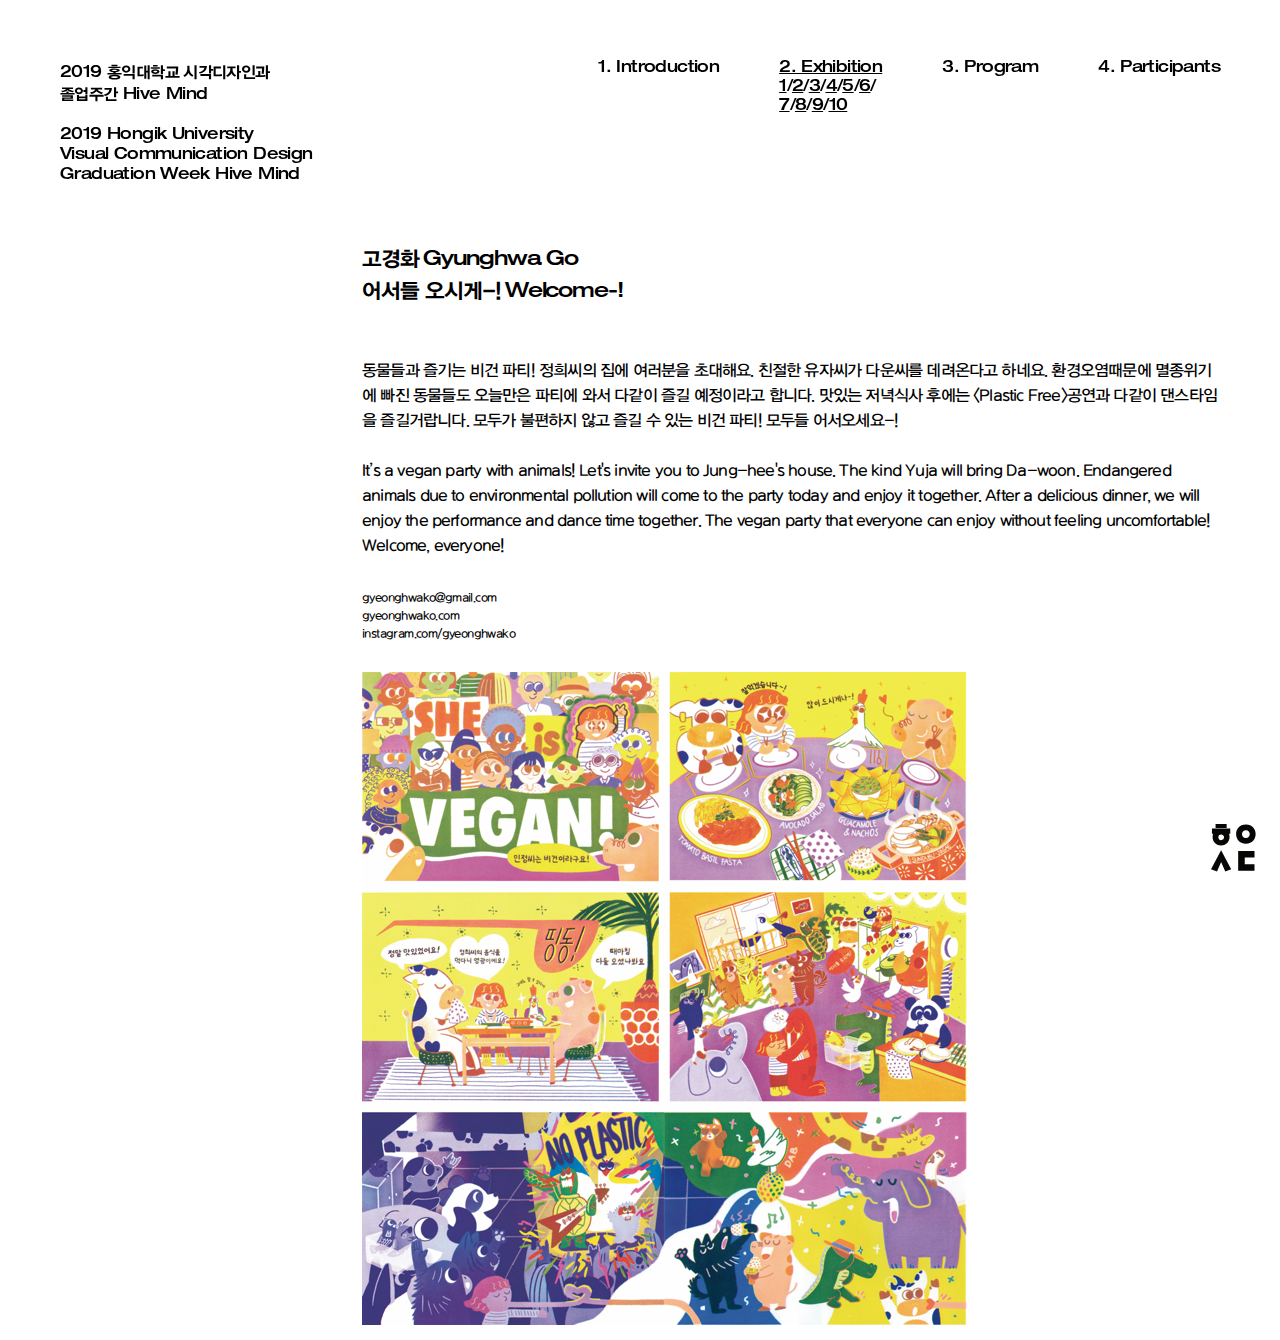
<file: exhibition/1/kgh.html>
<!DOCTYPE html>
<html lang="ko">

<head>
    <meta charset="utf-8">

    <title>Hive Mind</title>

    <meta name="viewport" content="width=device-width, initial-scale=1">
    <link rel="shortcut icon" href="../../favicon.ico">

    <link rel="stylesheet" href="../../css/layout.css" />
    <script src="../../js/jquery-3.4.1.min.js"></script>
    <script src="../../js/common.js"></script>
</head>

<body>
    <div class="wrap">
        <header>
            <a href="../../index.html">
                <div class="main_title">
                    2019 <span>홍익대학교 시각디자인과<br />
                        졸업주간</span> Hive Mind<br />
                    <br />
                    2019 Hongik University<br />
                    Visual Communication Design<br />
                    Graduation Week Hive Mind
                </div>
            </a>
        </header>
        <nav>
            <div class="top_level">
                <div class="items"><a href="../../introduction.html">1. Introduction</a></div>
                <div class="items on">
                    <a href="../../exhibition/1.html" class="on">2. Exhibition</a>
                    <div class="sub_level">
                        <div class="items show on"><a href="../../exhibition/1.html" class="on">1</a>/</div>
                        <div class="items show"><a href="../../exhibition/2.html">2</a>/</div>
                        <div class="items show"><a href="../../exhibition/3.html">3</a>/</div>
                        <div class="items show"><a href="../../exhibition/4.html">4</a>/</div>
                        <div class="items show"><a href="../../exhibition/5.html">5</a>/</div>
                        <div class="items show"><a href="../../exhibition/6.html">6</a>/</div>
                        <div class="items show"><a href="../../exhibition/7.html">7</a>/</div>
                        <div class="items show"><a href="../../exhibition/8.html">8</a>/</div>
                        <div class="items show"><a href="../../exhibition/9.html">9</a>/</div>
                        <div class="items show"><a href="../../exhibition/10.html">10</a></div>
                    </div>
                </div>
                <div class="items"><a href="../../program.html">3. Program</a></div>
                <div class="items"><a href="../../participants.html">4. Participants</a></div>
            </div>
        </nav>
        <div class="exhibition_detail_main">
            <div class="exhibition_detail_article">
                <span class="title1">고경화</span> <span class="title2">Gyunghwa Go</span><br />
                <span class="title1">어서들 오시게-!</span> <span class="title2">Welcome-!</span><br />
                <br />
                <br />
                동물들과 즐기는 비건 파티! 정희씨의 집에 여러분을 초대해요. 친절한 유자씨가 다운씨를 데려온다고 하네요. 환경오염때문에 멸종위기에 빠진 동물들도 오늘만은 파티에 와서 다같이 즐길 예정이라고
                합니다. 맛있는 저녁식사 후에는 &lt;Plastic Free&gt;공연과 다같이 댄스타임을 즐길거랍니다. 모두가 불편하지 않고 즐길 수 있는 비건 파티! 모두들 어서오세요-!<br />
                    <br />
                    It’s a vegan party with animals! Let's invite you to Jung-hee's house. The kind Yuja will bring Da-woon.
                    Endangered animals due to environmental pollution will come to the party today and enjoy it together.
                    After a delicious dinner, we will enjoy the <Plastic Free> performance and dance time together. The
                        vegan party that everyone can enjoy without feeling uncomfortable! Welcome, everyone!<br />
            </div>
            <div class="exhibition_detail_links">
                <div class="items"><a href="mailto:gyeonghwako@gmail.com" target="_blank">gyeonghwako@gmail.com</a></div>
                <div class="items"><a href="http://gyeonghwako.com" target="_blank">gyeonghwako.com</a></div>
                <div class="items"><a href="http://instagram.com/gyeonghwako" target="_blank">instagram.com/gyeonghwako</a></div>
            </div>
            <div class="exhibition_detail_img">
                <img src="../../images/exhibition/1/kgh/image.png" alt="" />
            </div>
        </div>
        <footer>
            <div class="menu">
                <img src="../../images/back.svg" alt="" />
            </div>
            <div class="logo">
                <a href="../../index.html"><img src="../../images/logo.svg" alt="" /></a>
            </div>
        </footer>
    </div>
        
    <div class="mobile_menu">
        <nav>
            <div class="top_level">
                <div class="items show"><a href="../../introduction.html">1. Introduction</a></div>
                <div class="items show on">
                    <a href="../../exhibition/1.html">2. Exhibition</a>
                    <div class="sub_level show">
                        <div class="items show on"><a href="../../exhibition/1.html">1</a>/</div>
                        <div class="items show"><a href="../../exhibition/2.html">2</a>/</div>
                        <div class="items show"><a href="../../exhibition/3.html">3</a>/</div>
                        <div class="items show"><a href="../../exhibition/4.html">4</a>/</div>
                        <div class="items show"><a href="../../exhibition/5.html">5</a>/</div>
                        <div class="items show"><a href="../../exhibition/6.html">6</a>/</div>
                        <div class="items show"><a href="../../exhibition/7.html">7</a>/</div>
                        <div class="items show"><a href="../../exhibition/8.html">8</a>/</div>
                        <div class="items show"><a href="../../exhibition/9.html">9</a>/</div>
                        <div class="items show"><a href="../../exhibition/10.html">10</a></div>
                    </div>
                </div>
                <div class="items show"><a href="../../program.html">3. Program</a></div>
                <div class="items show"><a href="../../participants.html">4. Participants</a></div>
            </div>
        </nav>
        <footer>
            <div class="back">
                <img src="../../images/back.svg" alt="" />
            </div>
            <div class="logo">
                <a href="../../index.html"><img src="../../images/logo.svg" alt="" /></a>
            </div>
        </footer>
    </div>
</body </html>
</file>
<file: css/layout.css>
@import "reset.css";
.mobile_menu {
    display: none;
}

.black {
    background-color: #000;
}

.grey {
    background-color: #616166;
}

header {
    position: fixed;
    left: 60px;
    top: 62px;
    z-index: 9999;
}

header a:hover {
    text-decoration: none;
}

header .main_title {
    font-family: HelveticaNeueLTStd-MdEx;
    font-size: 16px;
    line-height: 1.25;
    letter-spacing: -0.61px;
}

header .main_title span {
    font-family: DXNgoStd-50;
}

@media (max-width: 1023px) {
    header {
        position: fixed;
        left: 32px;
        top: 44px;
    }
    header .main_title {
        font-size: 15px;
    }
}

@media (max-width: 767px) {
    header {
        display: none;
    }
    header.show {
        display: block;
        position: fixed;
        left: 32px;
        top: 32px;
    }
    header .main_title {
        font-size: 15px;
    }
}

nav {
    position: fixed;
    top: 60px;
    right: 0;
    font-family: HelveticaNeueLTStd-MdEx;
    font-size: 16px;
    letter-spacing: -0.61px;
    z-index: 9999;
}

nav .top_level {
    display: flex;
}

nav .top_level .items {
    margin-right: 60px;
}

nav .top_level .items .sub_level {
    width: 101px;
    display: flex;
    flex-wrap: wrap;
}

nav .top_level .items .sub_level .items {
    margin-right: 0;
}

nav .top_level .items .sub_level.hide {
    display: none;
}

nav .top_level .items:hover .sub_level {
    width: 101px;
    display: flex;
    flex-wrap: wrap;
}

@media (max-width: 1023px) {
    nav {
        position: fixed;
        top: 44px;
        left: 410px;
        font-size: 15px;
    }
    nav .top_level {
        display: block;
    }
    nav .top_level .items {
        margin-bottom: 10px;
    }
    nav .top_level .items .sub_level {
        margin-left: 20px;
        width: fit-content;
        display: inline-flex;
    }
    nav .top_level .items .sub_level .items {
        margin-bottom: 0;
    }
    nav .top_level .items:hover .sub_level {
        width: fit-content;
        display: inline-flex;
    }
}

@media (max-width: 767px) {
    nav {
        position: fixed;
        top: 30px;
        left: 30px;
        font-size: 15px;
    }
    nav .top_level {
        display: block;
    }
    nav .top_level .items {
        display: none;
    }
    nav .top_level .items.on, nav .top_level .items.show {
        display: block;
    }
    nav .top_level .items .sub_level {
        margin-left: 20px;
        width: fit-content;
        display: inline-flex;
        position: absolute;
        top: 0;
        right: 24px;
    }
    nav .top_level .items .sub_level .items {
        margin-bottom: 0;
    }
    nav .top_level .items .sub_level .items a {
        margin-bottom: 0;
        text-decoration: none;
    }
    nav .top_level .items .sub_level .items a:hover {
        text-decoration: underline;
    }
    nav .top_level .items .sub_level .items a.on {
        text-decoration: underline;
    }
    nav .top_level .items:hover .sub_level {
        width: fit-content;
        display: inline-flex;
    }
}

footer .menu {
    display: none;
}

@media (max-width: 767px) {
    footer .menu {
        display: block;
        position: fixed;
        left: 24px;
        bottom: 24px;
    }
    footer .menu:hover {
        cursor: pointer;
    }
}

footer .back {
    position: fixed;
    left: 24px;
    bottom: 24px;
}

footer .back:hover {
    cursor: pointer;
}

footer .logo {
    position: fixed;
    right: 24px;
    bottom: 24px;
}

.main_img {
    padding-top: 160px;
    text-align: center;
}

.main_img img {
    width: 90%;
}

@media (max-width: 767px) {
    .main_img {
        padding-top: 170px;
    }
}

.white {
    color: #fff;
}

.on a {
    text-decoration: underline;
}

.introduction_article {
    margin: 246px 64px 0 355px;
    font-family: DXNgoStd-30;
    font-size: 16px;
    line-height: 1.56;
    letter-spacing: -0.81px;
    color: #fff;
}

.introduction_imgs_vertical {
    margin: 50px 0 0 40px;
    display: flex;
    flex-wrap: wrap;
}

.introduction_imgs_vertical .items {
    line-height: 4em;
    flex: 0 0 33%;
}

.introduction_imgs_vertical .items img {
    width: 94%;
}

.introduction_imgs_horizontal {
    margin: 30px 44px 0 40px;
}

.introduction_imgs_horizontal .items {
    line-height: 4em;
}

.introduction_imgs_horizontal .items img {
    width: 100%;
}

@media (max-width: 1023px) {
    .introduction_article {
        margin: 246px 160px 0 44px;
        font-size: 15px;
    }
    .introduction_imgs_vertical .items {
        line-height: 4em;
        flex: 0 0 300px;
    }
}

@media (max-width: 767px) {
    .introduction_article {
        margin: 116px 44px 0 30px;
        font-size: 15px;
    }
    .introduction_imgs_vertical .items {
        line-height: 4em;
        flex: 0 0 94%;
    }
    .introduction_imgs_vertical .items img {
        width: 100%;
    }
    .introduction_imgs_horizontal {
        margin: 20px 25px 0 25px;
    }
}

.exhibition_main {
    margin: 254px 64px 0 60px;
    position: relative;
    color: #fff;
}

.exhibition_main .exhibition_img {
    position: absolute;
}

.exhibition_main .exhibition_img img {
    width: 247px;
}

.exhibition_main .exhibition_article {
    position: relative;
    margin: 0 0 0 295px;
    font-family: DXNgoStd-30;
    font-size: 16px;
    line-height: 1.56;
    letter-spacing: -0.81px;
}

.exhibition_main .exhibition_article span.title1 {
    font-family: DXNgoStd-50;
    font-size: 21px;
    line-height: 1.29;
    letter-spacing: -1.06px;
}

.exhibition_main .exhibition_article span.title2 {
    font-family: HelveticaNeueLTStd-MdEx;
    font-size: 21px;
    line-height: 1.29;
    letter-spacing: -1.06px;
}

.exhibition_main .exhibition_links {
    position: relative;
    margin: 20px 0 0 295px;
    font-family: DXNgoStd-30;
    font-size: 12px;
    line-height: 0.58;
    letter-spacing: -0.6px;
}

.exhibition_main .exhibition_links .items:last-child {
    margin-top: 32px;
    margin-bottom: 22px;
}

.exhibition_main .exhibition_links .items {
    margin-bottom: 13px;
}

.exhibition_imgs_horizontal {
    margin: 15px 62px 0 362px;
}

.exhibition_imgs_horizontal .items {
    line-height: 4em;
}

@media (max-width: 767px) {
    .exhibition_main {
        margin: 116px 44px 0 30px;
        position: relative;
        color: #fff;
    }
    .exhibition_main .exhibition_img {
        position: relative;
        display: block;
        text-align: center;
    }
    .exhibition_main .exhibition_img img {
        width: 74%;
    }
    .exhibition_main .exhibition_article {
        position: relative;
        margin: 60px 0 0 0;
        font-family: DXNgoStd-30;
        font-size: 16px;
        line-height: 1.56;
        letter-spacing: -0.81px;
    }
    .exhibition_main .exhibition_links {
        position: relative;
        margin: 20px 0 0 0;
        font-family: DXNgoStd-30;
        font-size: 12px;
        line-height: 0.58;
        letter-spacing: -0.6px;
    }
    .exhibition_imgs_horizontal {
        margin: 60px 24px 0 24px;
    }
    .exhibition_imgs_horizontal .items img {
        width: 100%;
    }
}

.exhibition_detail_main {
    margin: 244px 57px 0 362px;
}

.exhibition_detail_main .exhibition_detail_article {
    font-family: DXNgoStd-30;
    font-size: 16px;
    line-height: 1.56;
    letter-spacing: -0.81px;
}

.exhibition_detail_main .exhibition_detail_article span.title1 {
    font-family: DXNgoStd-50;
    font-size: 21px;
    line-height: 1.43;
    letter-spacing: -1.06px;
}

.exhibition_detail_main .exhibition_detail_article span.title2 {
    font-family: HelveticaNeueLTStd-MdEx;
    font-size: 21px;
    line-height: 1.43;
    letter-spacing: -1.06px;
}

.exhibition_detail_main .exhibition_detail_links {
    margin-top: 30px;
    font-family: DXNgoStd-30;
    font-size: 12px;
    line-height: 1.5;
    letter-spacing: -0.6px;
}

.exhibition_detail_main .exhibition_detail_img {
    margin-top: 30px;
    line-height: 2.5em;
}

@media (max-width: 767px) {
    .exhibition_detail_main {
        margin: 120px 57px 0 24px;
    }
    .exhibition_detail_main .exhibition_detail_img img {
        width: 100%;
    }
}

.mt_programs {
    margin-top: 261px;
}

.mb_programs {
    margin-bottom: 190px;
}

.programs {
    margin-left: 67px;
    margin-right: 95px;
}

.program {
    margin-top: 62px;
    display: flex;
}

.program .program_img {
    min-width: 250px;
    text-align: center;
}

.program .program_article {
    margin-left: 40px;
    width: 100%;
}

.program .program_article .program_title {
    font-family: HelveticaNeueLTStd-MdEx;
    font-size: 21px;
    line-height: 1.19;
    letter-spacing: -1.06px;
    color: #ffffff;
}

.program .program_article .program_title span {
    font-family: DXNgoStd-50;
}

.program .program_article .program_contents {
    margin-top: 36px;
    display: flex;
}

.program .program_article .program_contents .program_desc {
    width: 49%;
    font-family: DXNgoStd-30;
    font-size: 16px;
    line-height: 1.56;
    letter-spacing: -0.81px;
    color: #ffffff;
}

.program .program_article .program_contents .program_details {
    width: 41%;
    margin-left: 10%;
    font-family: DXNgoStd-30;
    font-size: 12px;
    line-height: 2.08;
    letter-spacing: -0.6px;
    color: #ffffff;
}

.program .program_article .program_contents .program_details .items {
    display: flex;
}

.program .program_article .program_contents .program_details .items .item_subject {
    width: 31%;
}

.program_imgs_vertical {
    margin-top: 50px;
    margin-left: 41px;
    display: flex;
    flex-wrap: wrap;
}

.program_imgs_vertical .items {
    line-height: 4em;
    width: 33%;
}

.program_imgs_vertical .items img {
    width: 94%;
}

@media (max-width: 767px) {
    .mt_programs {
        margin-top: 120px;
    }
    .programs {
        margin-left: 24px;
        margin-right: 24px;
    }
    .program {
        margin-top: 62px;
        display: block;
    }
    .program .program_img img {
        width: 70%;
        max-height: 260px;
    }
    .program .program_article {
        margin-left: 0;
        margin-top: 20px;
    }
    .program .program_article .program_contents .program_desc {
        width: 100%;
    }
    .program .program_article .program_contents .program_details {
        display: none;
    }
    .program_imgs_vertical {
        margin-top: 50px;
        margin-left: 24px;
        display: block;
    }
    .program_imgs_vertical .items {
        line-height: 4em;
        width: 100%;
    }
}

.participants_imgs_vertical {
    margin: 253px 28px 0 42px;
    display: flex;
    flex-wrap: wrap;
}

.participants_imgs_vertical .items {
    line-height: 2.7em;
    width: 25%;
}

.participants_imgs_vertical .items img {
    width: 92%;
}

@media (max-width: 767px) {
    .participants_imgs_vertical {
        margin: 150px 28px 0 42px;
    }
}
</file>
